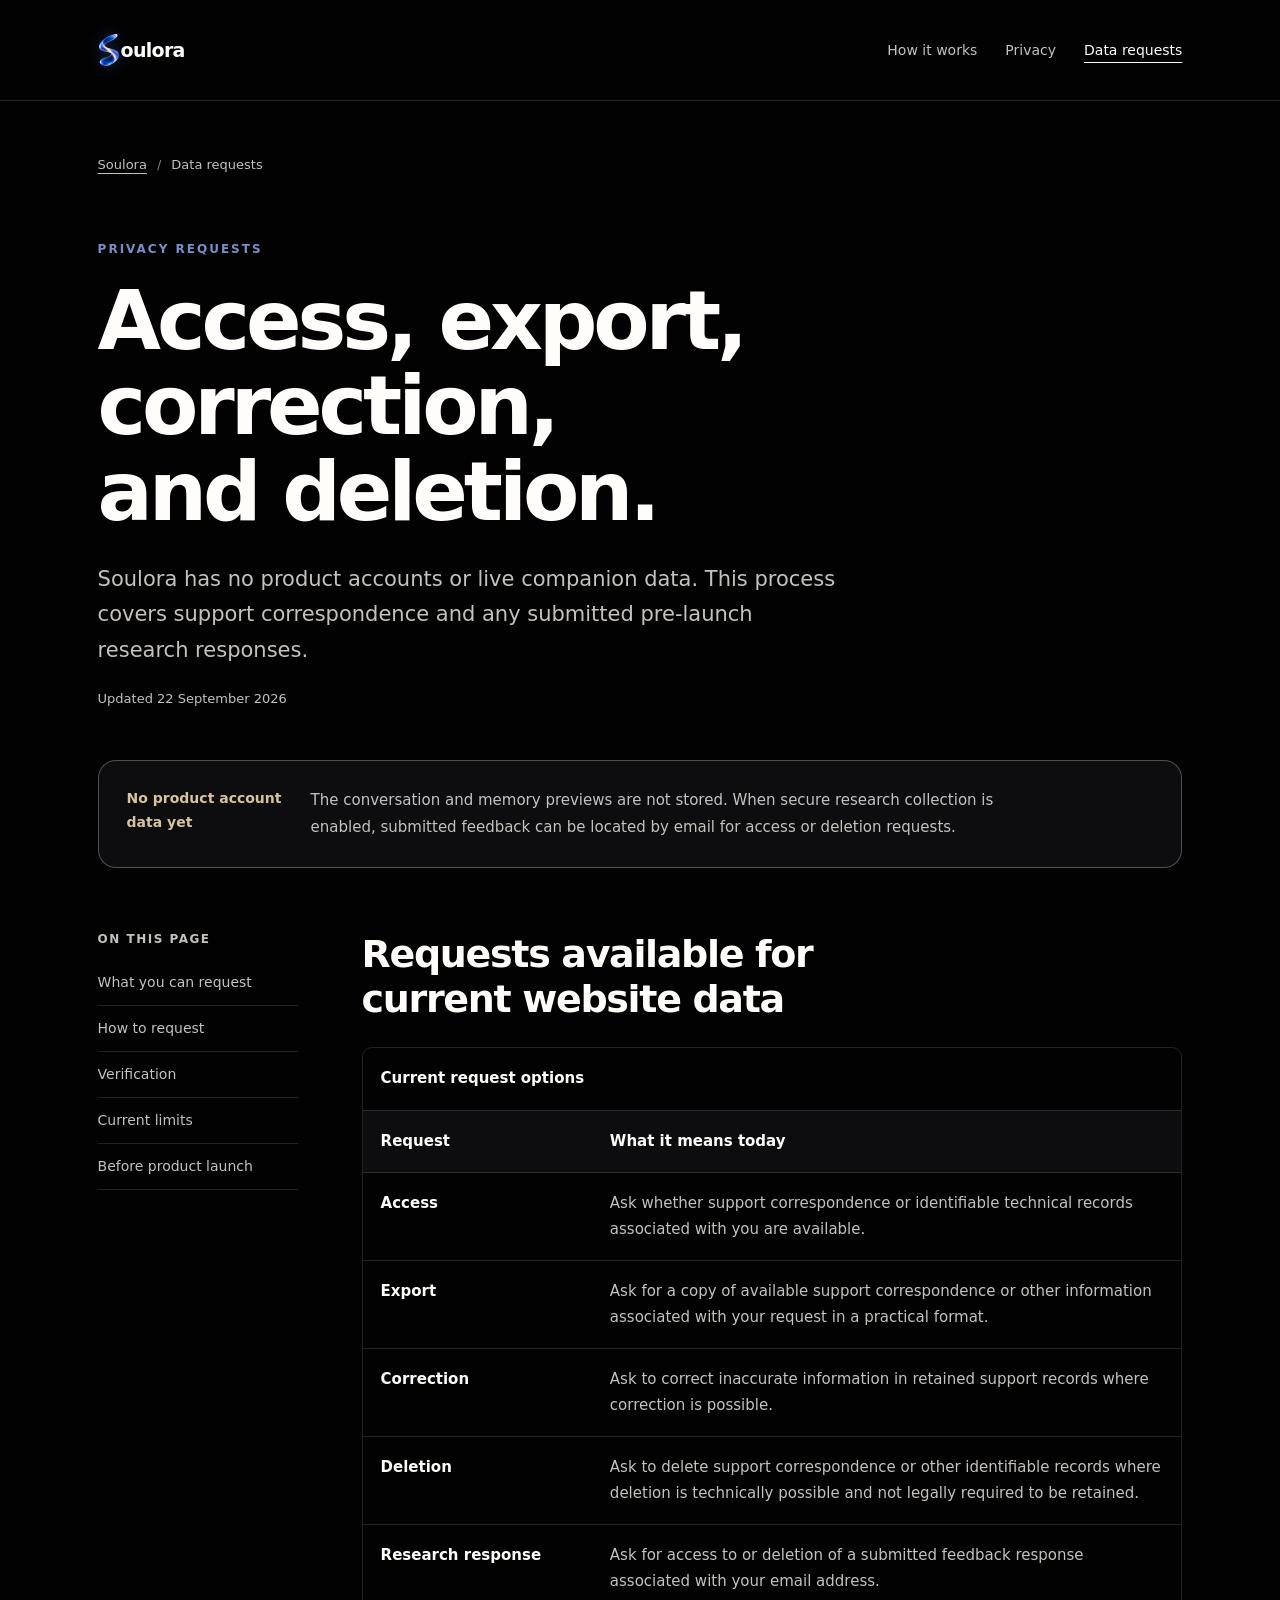
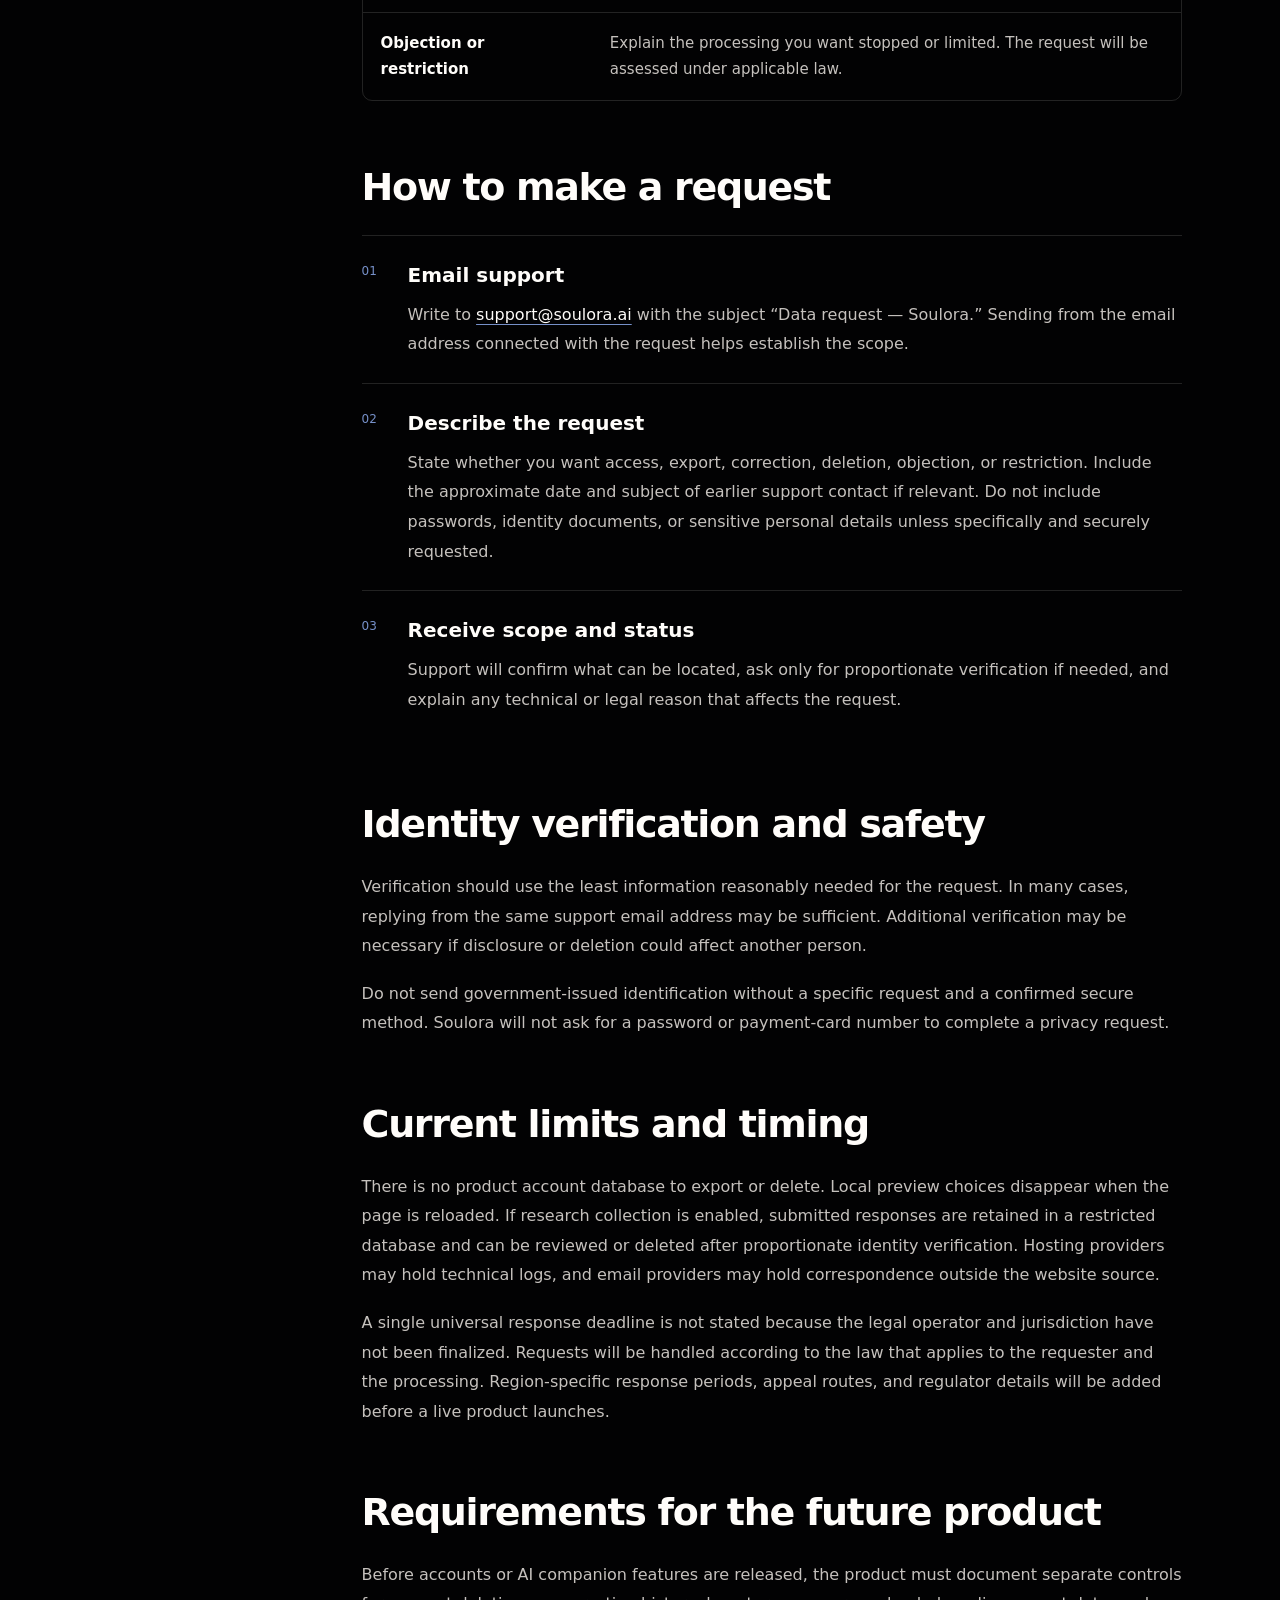
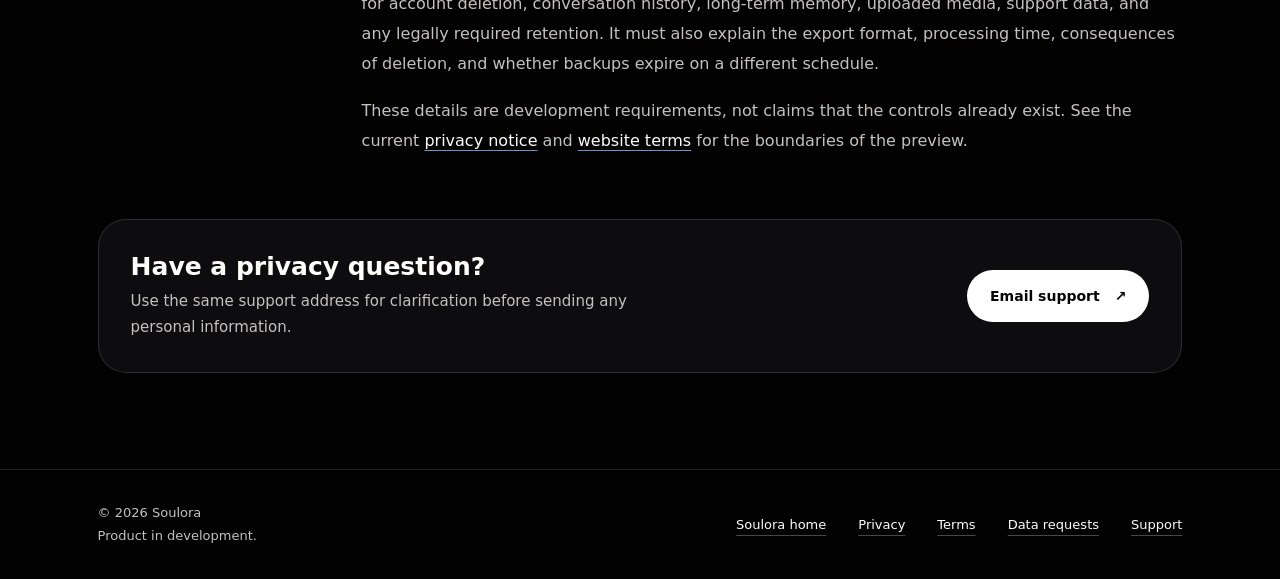
<file: data-requests.html>
<!doctype html>
<html lang="en">
  <head>
    <meta charset="UTF-8" />
    <meta name="viewport" content="width=device-width, initial-scale=1.0" />
    <title>Soulora Data Access, Export &amp; Deletion Requests</title>
    <meta name="description" content="Learn how to request access, export, correction, or deletion of information connected with the Soulora concept website and support correspondence." />
    <link rel="canonical" href="https://soulora.ai/data-requests" />
    <meta name="theme-color" content="#020203" />
    <meta name="color-scheme" content="dark" />
    <meta property="og:type" content="website" />
    <meta property="og:locale" content="en_US" />
    <meta property="og:site_name" content="Soulora" />
    <meta property="og:url" content="https://soulora.ai/data-requests" />
    <meta property="og:title" content="Soulora Data Access, Export &amp; Deletion Requests" />
    <meta property="og:description" content="Learn how to request access, export, correction, or deletion of information connected with the Soulora concept website and support correspondence." />
    <meta property="og:image" content="https://soulora.ai/assets/brand/soulora-og-1200x630.png" />
    <meta property="og:image:width" content="1200" />
    <meta property="og:image:height" content="630" />
    <meta property="og:image:alt" content="Soulora luminous blue S logo on a deep-ocean background" />
    <meta name="twitter:card" content="summary_large_image" />
    <meta name="twitter:title" content="Soulora Data Access, Export &amp; Deletion Requests" />
    <meta name="twitter:description" content="Learn how to request access, export, correction, or deletion of information connected with the Soulora concept website and support correspondence." />
    <meta name="twitter:image" content="https://soulora.ai/assets/brand/soulora-og-1200x630.png" />
    <meta name="twitter:image:alt" content="Soulora luminous blue S logo on a deep-ocean background" />
    <link rel="icon" href="/assets/brand/soulora-favicon-32.png" type="image/png" sizes="32x32" />
    <link rel="apple-touch-icon" href="/assets/brand/soulora-apple-touch-icon.png" sizes="180x180" />
    <link rel="manifest" href="/site.webmanifest" />
    <link rel="stylesheet" href="/styles.css?v=20260922-cache-v1" />
    <link rel="stylesheet" href="/content.css?v=20260922-policy-v1" />
    <script type="application/ld+json">
{
  "@context": "https://schema.org",
  "@graph": [
    { "@type": "WebSite", "@id": "https://soulora.ai/#website", "url": "https://soulora.ai/", "name": "Soulora", "inLanguage": "en" },
    {
      "@type": "WebPage",
      "@id": "https://soulora.ai/data-requests#webpage",
      "url": "https://soulora.ai/data-requests",
      "name": "Soulora Data Access, Export & Deletion Requests",
      "description": "Learn how to request access, export, correction, or deletion of information connected with the Soulora concept website and support correspondence.",
      "inLanguage": "en",
      "dateModified": "2026-09-22",
      "isPartOf": { "@id": "https://soulora.ai/#website" },
      "breadcrumb": { "@id": "https://soulora.ai/data-requests#breadcrumb" }
    },
    {
      "@type": "BreadcrumbList",
      "@id": "https://soulora.ai/data-requests#breadcrumb",
      "itemListElement": [
        { "@type": "ListItem", "position": 1, "name": "Soulora", "item": "https://soulora.ai/" },
        { "@type": "ListItem", "position": 2, "name": "Data requests", "item": "https://soulora.ai/data-requests" }
      ]
    }
  ]
}
    </script>
  </head>
  <body class="editorial-page">
    <a class="skip-link" href="#main-content">Skip to main content</a>
    <header class="reading-header"><div class="reading-header-inner">
      <a class="brand" href="/" aria-label="Soulora home"><span class="brand-orb" aria-hidden="true"><i></i></span><span class="brand-name">oulora</span></a>
      <nav class="reading-nav" aria-label="Primary navigation"><a href="/how-it-works">How it works</a><a href="/privacy">Privacy</a><a href="/data-requests" aria-current="page">Data requests</a></nav>
    </div></header>
    <main class="reading-shell" id="main-content">
      <nav class="breadcrumbs" aria-label="Breadcrumb"><ol><li><a href="/">Soulora</a></li><li aria-current="page">Data requests</li></ol></nav>
      <header class="reading-hero">
        <p class="reading-eyebrow">Privacy requests</p>
        <h1>Access, export, correction, and deletion.</h1>
        <p class="reading-lead">Soulora has no product accounts or live companion data. This process covers support correspondence and any submitted pre-launch research responses.</p>
        <p class="reading-date">Updated <time datetime="2026-09-22">22 September 2026</time></p>
      </header>
      <aside class="reading-status" aria-label="Request status"><strong>No product account data yet</strong><p>The conversation and memory previews are not stored. When secure research collection is enabled, submitted feedback can be located by email for access or deletion requests.</p></aside>
      <div class="reading-layout">
        <nav class="reading-toc" aria-label="On this page"><h2>On this page</h2><ol><li><a href="#requests">What you can request</a></li><li><a href="#steps">How to request</a></li><li><a href="#verification">Verification</a></li><li><a href="#current-limits">Current limits</a></li><li><a href="#future-product">Before product launch</a></li></ol></nav>
        <div class="reading-body">
          <section class="reading-section" id="requests" aria-labelledby="requests-title">
            <h2 id="requests-title">Requests available for current website data</h2>
            <div class="reading-table-wrap"><table class="reading-table"><caption>Current request options</caption><thead><tr><th scope="col">Request</th><th scope="col">What it means today</th></tr></thead><tbody>
              <tr><th scope="row">Access</th><td>Ask whether support correspondence or identifiable technical records associated with you are available.</td></tr>
              <tr><th scope="row">Export</th><td>Ask for a copy of available support correspondence or other information associated with your request in a practical format.</td></tr>
              <tr><th scope="row">Correction</th><td>Ask to correct inaccurate information in retained support records where correction is possible.</td></tr>
              <tr><th scope="row">Deletion</th><td>Ask to delete support correspondence or other identifiable records where deletion is technically possible and not legally required to be retained.</td></tr>
              <tr><th scope="row">Research response</th><td>Ask for access to or deletion of a submitted feedback response associated with your email address.</td></tr>
              <tr><th scope="row">Objection or restriction</th><td>Explain the processing you want stopped or limited. The request will be assessed under applicable law.</td></tr>
            </tbody></table></div>
          </section>
          <section class="reading-section" id="steps" aria-labelledby="steps-title">
            <h2 id="steps-title">How to make a request</h2>
            <dl class="reading-steps">
              <div><dt>Email support</dt><dd>Write to <a href="mailto:support@soulora.ai?subject=Data%20request%20-%20Soulora">support@soulora.ai</a> with the subject “Data request — Soulora.” Sending from the email address connected with the request helps establish the scope.</dd></div>
              <div><dt>Describe the request</dt><dd>State whether you want access, export, correction, deletion, objection, or restriction. Include the approximate date and subject of earlier support contact if relevant. Do not include passwords, identity documents, or sensitive personal details unless specifically and securely requested.</dd></div>
              <div><dt>Receive scope and status</dt><dd>Support will confirm what can be located, ask only for proportionate verification if needed, and explain any technical or legal reason that affects the request.</dd></div>
            </dl>
          </section>
          <section class="reading-section" id="verification" aria-labelledby="verification-title">
            <h2 id="verification-title">Identity verification and safety</h2>
            <p>Verification should use the least information reasonably needed for the request. In many cases, replying from the same support email address may be sufficient. Additional verification may be necessary if disclosure or deletion could affect another person.</p>
            <p>Do not send government-issued identification without a specific request and a confirmed secure method. Soulora will not ask for a password or payment-card number to complete a privacy request.</p>
          </section>
          <section class="reading-section" id="current-limits" aria-labelledby="current-limits-title">
            <h2 id="current-limits-title">Current limits and timing</h2>
            <p>There is no product account database to export or delete. Local preview choices disappear when the page is reloaded. If research collection is enabled, submitted responses are retained in a restricted database and can be reviewed or deleted after proportionate identity verification. Hosting providers may hold technical logs, and email providers may hold correspondence outside the website source.</p>
            <p>A single universal response deadline is not stated because the legal operator and jurisdiction have not been finalized. Requests will be handled according to the law that applies to the requester and the processing. Region-specific response periods, appeal routes, and regulator details will be added before a live product launches.</p>
          </section>
          <section class="reading-section" id="future-product" aria-labelledby="future-product-title">
            <h2 id="future-product-title">Requirements for the future product</h2>
            <p>Before accounts or AI companion features are released, the product must document separate controls for account deletion, conversation history, long-term memory, uploaded media, support data, and any legally required retention. It must also explain the export format, processing time, consequences of deletion, and whether backups expire on a different schedule.</p>
            <p>These details are development requirements, not claims that the controls already exist. See the current <a href="/privacy">privacy notice</a> and <a href="/terms">website terms</a> for the boundaries of the preview.</p>
          </section>
        </div>
      </div>
      <aside class="reading-next" aria-labelledby="next-title"><div><h2 id="next-title">Have a privacy question?</h2><p>Use the same support address for clarification before sending any personal information.</p></div><a class="button button-primary" href="mailto:support@soulora.ai?subject=Privacy%20question%20-%20Soulora">Email support <span aria-hidden="true">↗</span></a></aside>
    </main>
    <footer class="reading-footer"><div class="reading-footer-inner"><p>© 2026 Soulora<br />Product in development.</p><nav class="reading-links" aria-label="Footer navigation"><a href="/">Soulora home</a><a href="/privacy">Privacy</a><a href="/terms">Terms</a><a href="/data-requests" aria-current="page">Data requests</a><a href="mailto:support@soulora.ai">Support</a></nav></div></footer>
  </body>
</html>
</file>
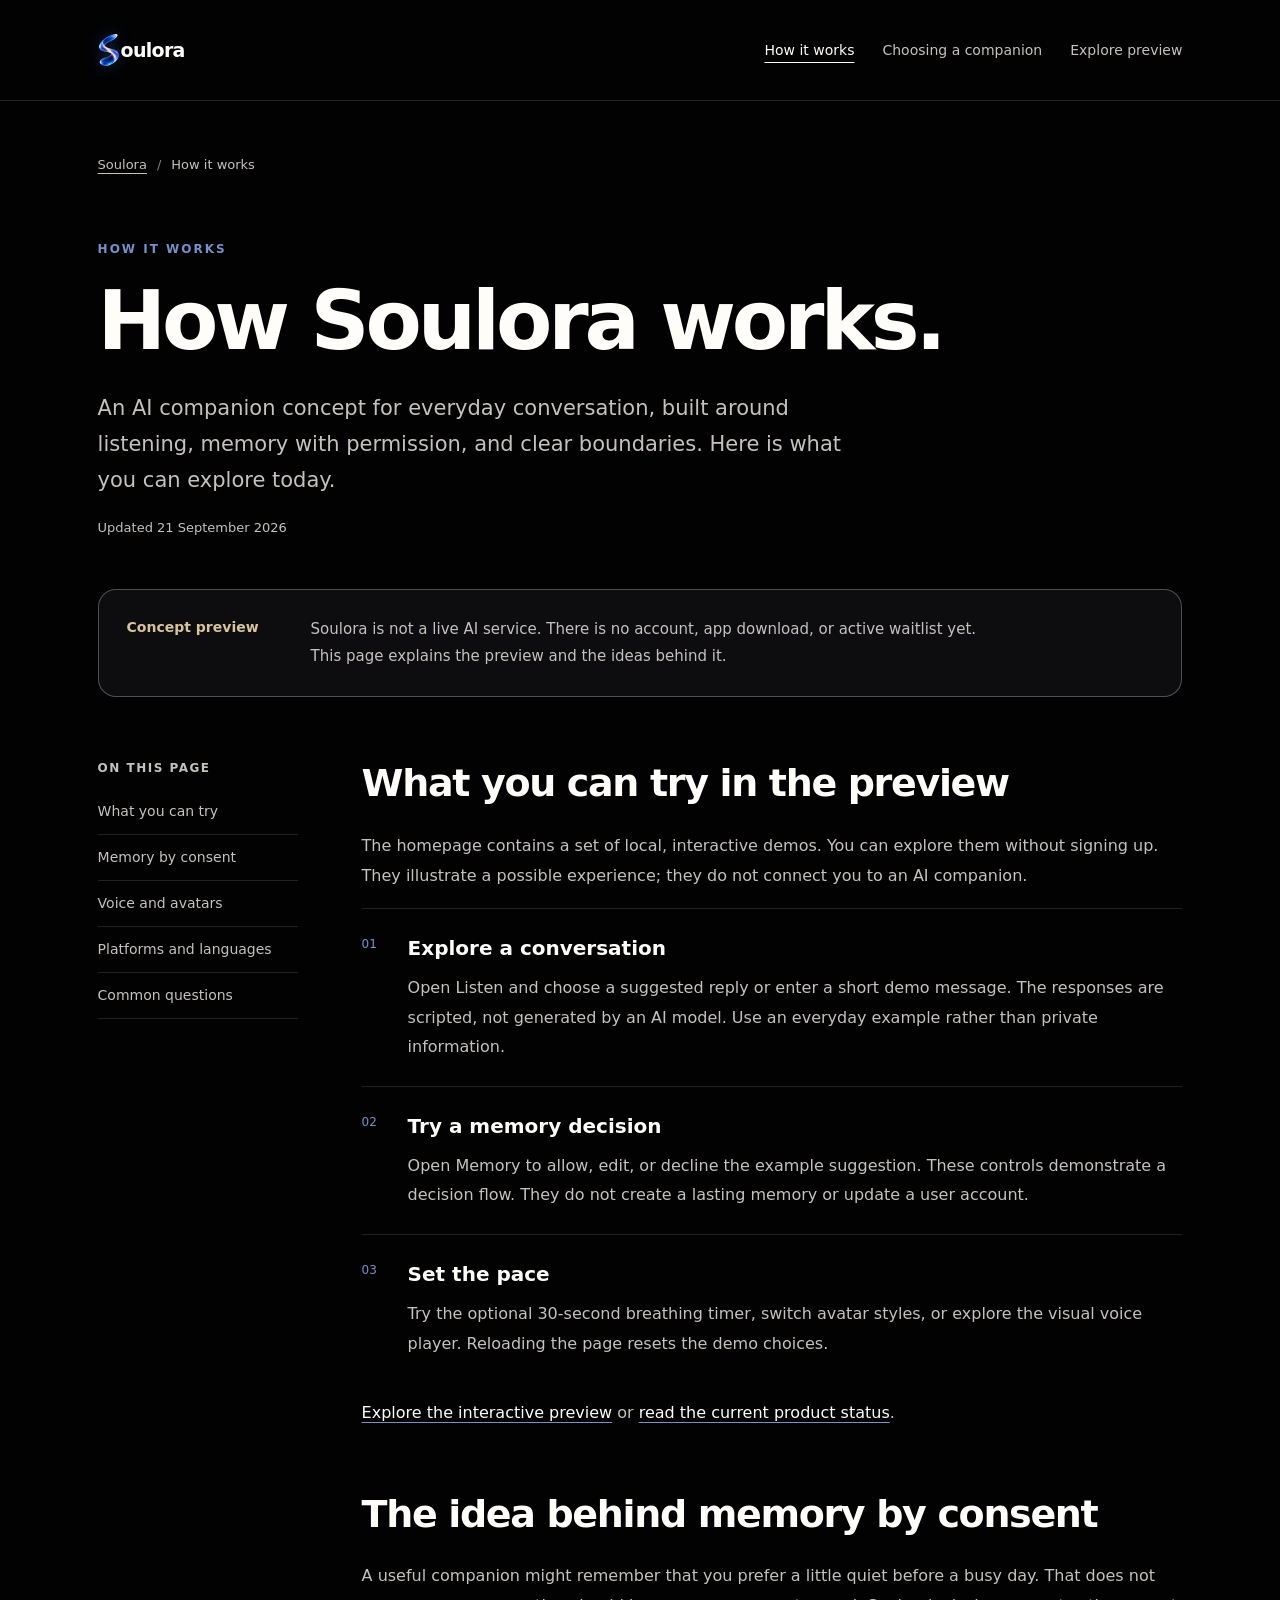
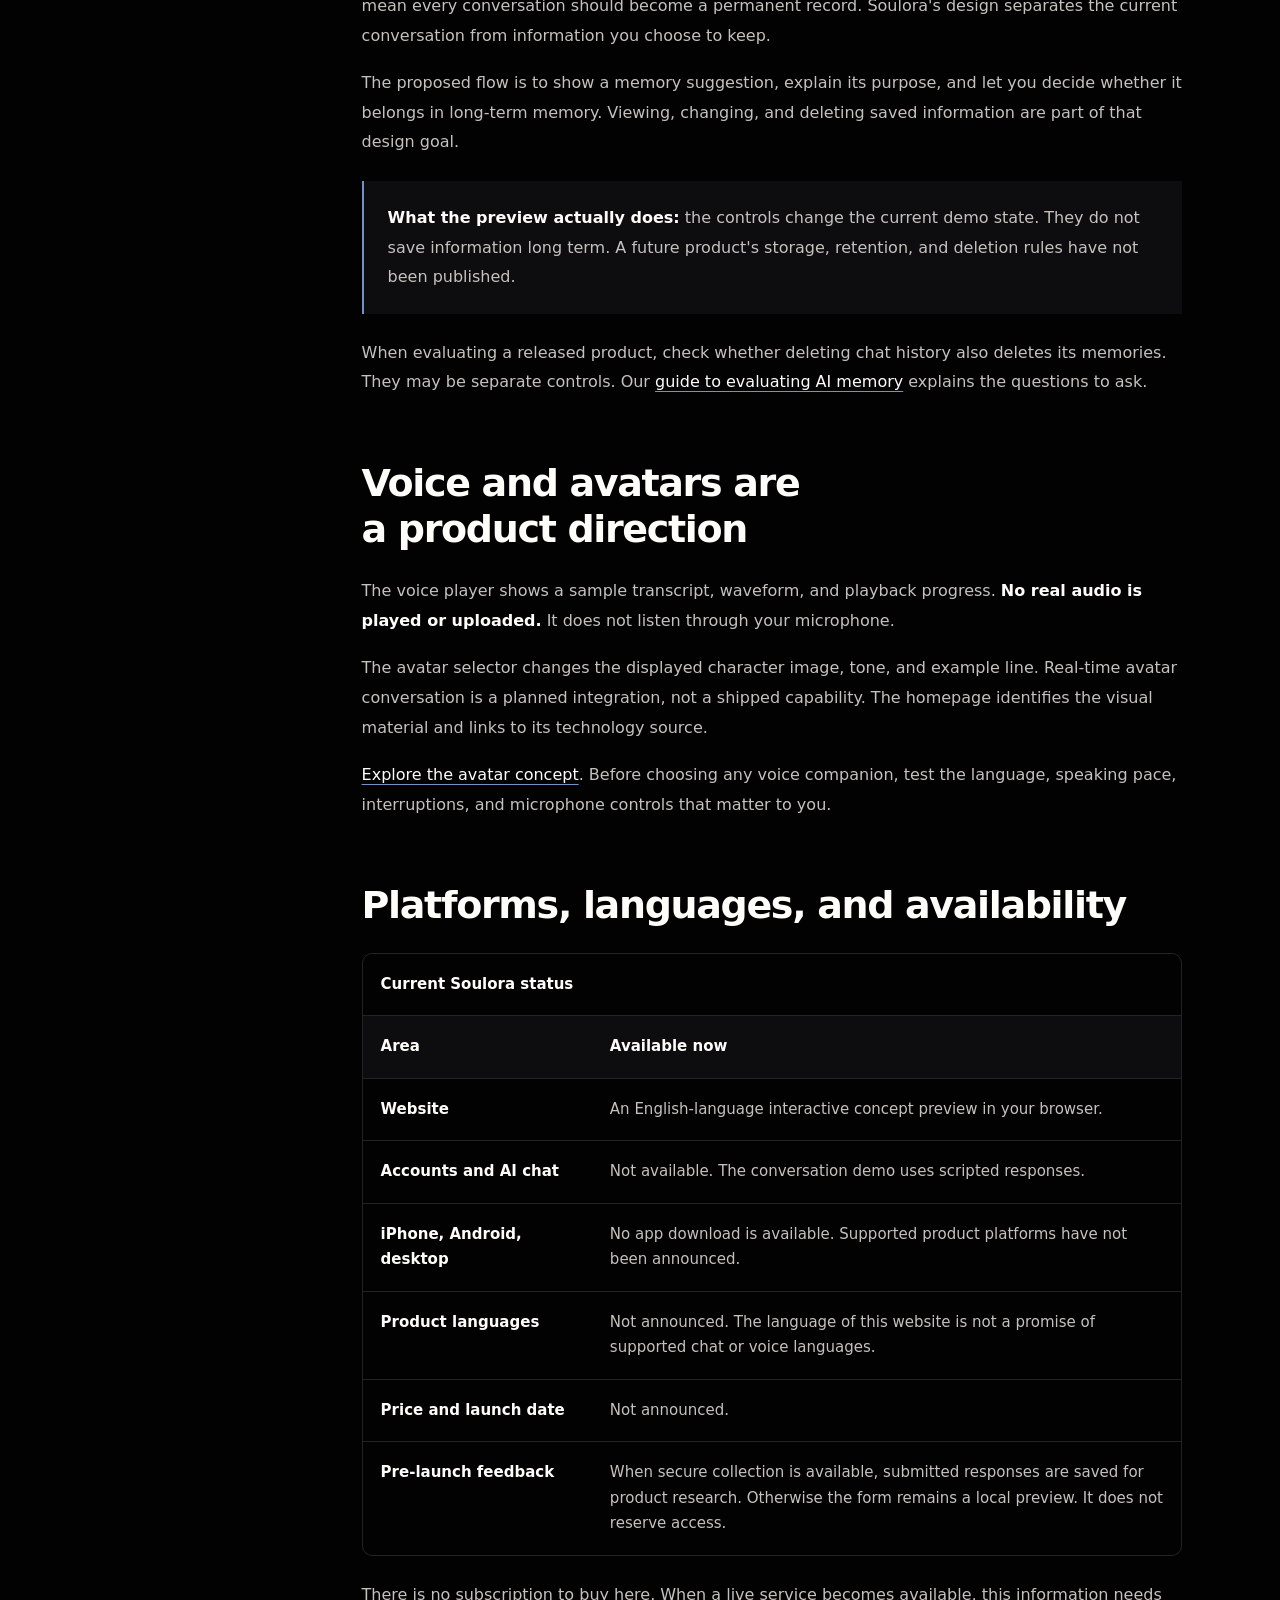
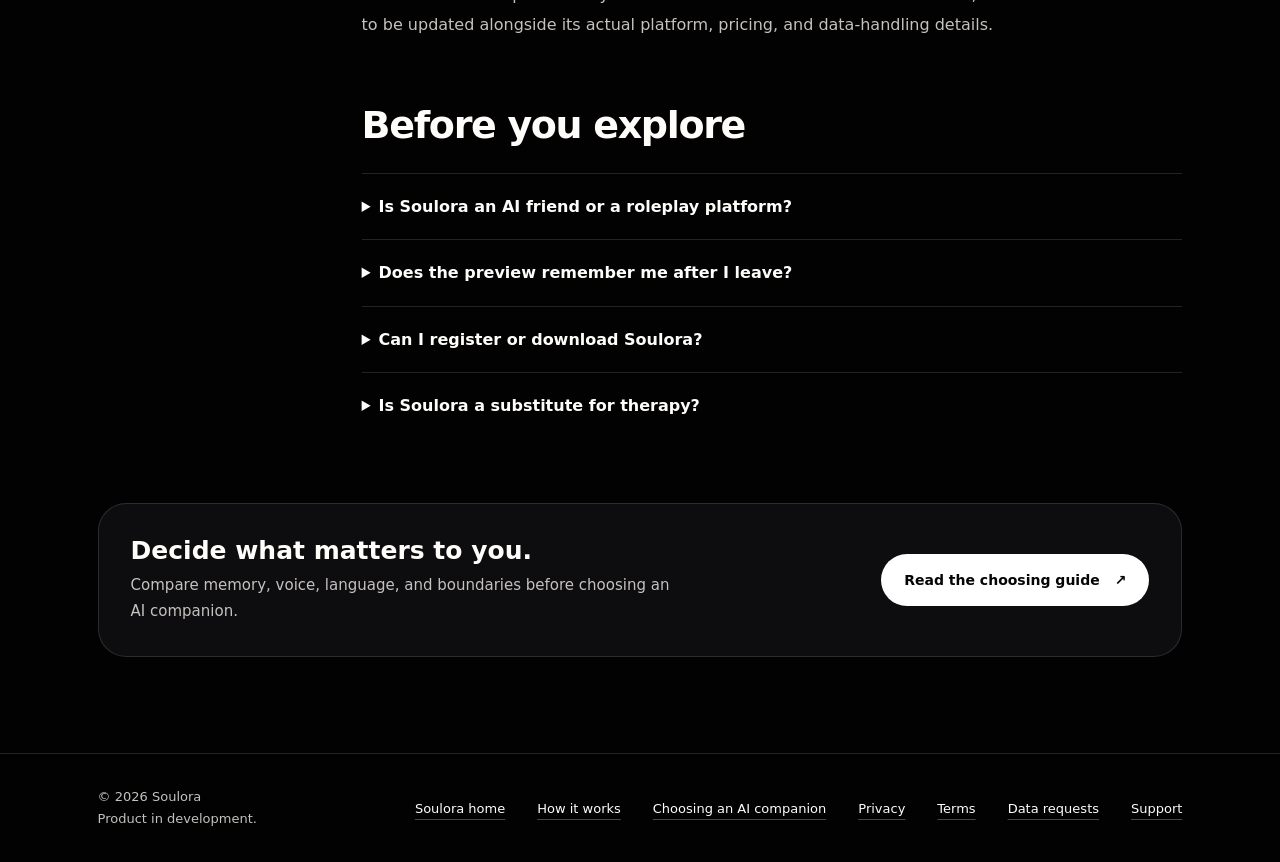
<file: how-it-works.html>
<!doctype html>
<html lang="en">
  <head>
    <meta charset="UTF-8" />
    <meta name="viewport" content="width=device-width, initial-scale=1.0" />
    <title>How Soulora Works - AI Companion Preview</title>
    <meta name="description" content="See how the Soulora preview works: scripted conversation, memory controls, and a visual voice demo. Learn what is available and what is still planned." />
    <link rel="canonical" href="https://soulora.ai/how-it-works" />
    <meta name="theme-color" content="#020203" />
    <meta name="color-scheme" content="dark" />
    <meta property="og:type" content="website" />
    <meta property="og:locale" content="en_US" />
    <meta property="og:site_name" content="Soulora" />
    <meta property="og:url" content="https://soulora.ai/how-it-works" />
    <meta property="og:title" content="How Soulora Works - AI Companion Preview" />
    <meta property="og:description" content="See how the Soulora preview works: scripted conversation, memory controls, and a visual voice demo. Learn what is available and what is still planned." />
    <meta property="og:image" content="https://soulora.ai/assets/brand/soulora-og-1200x630.png" />
    <meta property="og:image:width" content="1200" />
    <meta property="og:image:height" content="630" />
    <meta property="og:image:alt" content="Soulora luminous blue S logo on a deep-ocean background" />
    <meta name="twitter:card" content="summary_large_image" />
    <meta name="twitter:title" content="How Soulora Works - AI Companion Preview" />
    <meta name="twitter:description" content="See how the Soulora preview works: scripted conversation, memory controls, and a visual voice demo. Learn what is available and what is still planned." />
    <meta name="twitter:image" content="https://soulora.ai/assets/brand/soulora-og-1200x630.png" />
    <meta name="twitter:image:alt" content="Soulora luminous blue S logo on a deep-ocean background" />
    <link rel="icon" href="/assets/brand/soulora-favicon-32.png" type="image/png" sizes="32x32" />
    <link rel="apple-touch-icon" href="/assets/brand/soulora-apple-touch-icon.png" sizes="180x180" />
    <link rel="manifest" href="/site.webmanifest" />
    <link rel="stylesheet" href="/styles.css?v=20260922-cache-v1" />
    <link rel="stylesheet" href="/content.css?v=20260922-policy-v1" />
    <script type="application/ld+json">
{
  "@context": "https://schema.org",
  "@graph": [
    {
      "@type": "WebSite",
      "@id": "https://soulora.ai/#website",
      "url": "https://soulora.ai/",
      "name": "Soulora",
      "inLanguage": "en"
    },
    {
      "@type": "WebPage",
      "@id": "https://soulora.ai/how-it-works#webpage",
      "url": "https://soulora.ai/how-it-works",
      "name": "How Soulora Works - AI Companion Preview",
      "description": "See how the Soulora preview works: scripted conversation, memory controls, and a visual voice demo. Learn what is available and what is still planned.",
      "inLanguage": "en",
      "dateModified": "2026-09-21",
      "isPartOf": {
        "@id": "https://soulora.ai/#website"
      },
      "breadcrumb": {
        "@id": "https://soulora.ai/how-it-works#breadcrumb"
      }
    },
    {
      "@type": "BreadcrumbList",
      "@id": "https://soulora.ai/how-it-works#breadcrumb",
      "itemListElement": [
        {
          "@type": "ListItem",
          "position": 1,
          "name": "Soulora",
          "item": "https://soulora.ai/"
        },
        {
          "@type": "ListItem",
          "position": 2,
          "name": "How Soulora works.",
          "item": "https://soulora.ai/how-it-works"
        }
      ]
    }
  ]
}
    </script>
  </head>
  <body class="editorial-page">
    <a class="skip-link" href="#main-content">Skip to main content</a>
    <header class="reading-header">
      <div class="reading-header-inner">
        <a class="brand" href="/" aria-label="Soulora home"><span class="brand-orb" aria-hidden="true"><i></i></span><span class="brand-name">oulora</span></a>
        <nav class="reading-nav" aria-label="Primary navigation"><a href="/how-it-works" aria-current="page">How it works</a><a href="/guides/choose-ai-companion">Choosing a companion</a><a href="/#experience">Explore preview</a></nav>
      </div>
    </header>
    <main class="reading-shell" id="main-content">
      <nav class="breadcrumbs" aria-label="Breadcrumb"><ol><li><a href="/">Soulora</a></li><li aria-current="page">How it works</li></ol></nav>
      <header class="reading-hero">
        <p class="reading-eyebrow">How it works</p>
        <h1>How Soulora works.</h1>
        <p class="reading-lead">An AI companion concept for everyday conversation, built around listening, memory with permission, and clear boundaries. Here is what you can explore today.</p>
        <p class="reading-date">Updated <time datetime="2026-09-21">21 September 2026</time></p>
      </header>
      <aside class="reading-status" aria-label="Soulora product status"><strong>Concept preview</strong><p>Soulora is not a live AI service. There is no account, app download, or active waitlist yet. This page explains the preview and the ideas behind it.</p></aside>
      <div class="reading-layout">
        <nav class="reading-toc" aria-label="On this page"><h2>On this page</h2><ol><li><a href="#available">What you can try</a></li><li><a href="#memory">Memory by consent</a></li><li><a href="#voice">Voice and avatars</a></li><li><a href="#availability">Platforms and languages</a></li><li><a href="#questions">Common questions</a></li></ol></nav>
        <div class="reading-body">
          <section class="reading-section" id="available" aria-labelledby="available-title">
            <h2 id="available-title">What you can try in the preview</h2>
            <p>The homepage contains a set of local, interactive demos. You can explore them without signing up. They illustrate a possible experience; they do not connect you to an AI companion.</p>
            <dl class="reading-steps">
              <div><dt>Explore a conversation</dt><dd>Open Listen and choose a suggested reply or enter a short demo message. The responses are scripted, not generated by an AI model. Use an everyday example rather than private information.</dd></div>
              <div><dt>Try a memory decision</dt><dd>Open Memory to allow, edit, or decline the example suggestion. These controls demonstrate a decision flow. They do not create a lasting memory or update a user account.</dd></div>
              <div><dt>Set the pace</dt><dd>Try the optional 30-second breathing timer, switch avatar styles, or explore the visual voice player. Reloading the page resets the demo choices.</dd></div>
            </dl>
            <p><a href="/#experience">Explore the interactive preview</a> or <a href="/#product-status">read the current product status</a>.</p>
          </section>
          <section class="reading-section" id="memory" aria-labelledby="memory-title">
            <h2 id="memory-title">The idea behind memory by consent</h2>
            <p>A useful companion might remember that you prefer a little quiet before a busy day. That does not mean every conversation should become a permanent record. Soulora's design separates the current conversation from information you choose to keep.</p>
            <p>The proposed flow is to show a memory suggestion, explain its purpose, and let you decide whether it belongs in long-term memory. Viewing, changing, and deleting saved information are part of that design goal.</p>
            <div class="reading-note"><p><strong>What the preview actually does:</strong> the controls change the current demo state. They do not save information long term. A future product's storage, retention, and deletion rules have not been published.</p></div>
            <p>When evaluating a released product, check whether deleting chat history also deletes its memories. They may be separate controls. Our <a href="/guides/choose-ai-companion#memory">guide to evaluating AI memory</a> explains the questions to ask.</p>
          </section>
          <section class="reading-section" id="voice" aria-labelledby="voice-title">
            <h2 id="voice-title">Voice and avatars are a product direction</h2>
            <p>The voice player shows a sample transcript, waveform, and playback progress. <strong>No real audio is played or uploaded.</strong> It does not listen through your microphone.</p>
            <p>The avatar selector changes the displayed character image, tone, and example line. Real-time avatar conversation is a planned integration, not a shipped capability. The homepage identifies the visual material and links to its technology source.</p>
            <p><a href="/#avatars">Explore the avatar concept</a>. Before choosing any voice companion, test the language, speaking pace, interruptions, and microphone controls that matter to you.</p>
          </section>
          <section class="reading-section" id="availability" aria-labelledby="availability-title">
            <h2 id="availability-title">Platforms, languages, and availability</h2>
            <div class="reading-table-wrap"><table class="reading-table"><caption>Current Soulora status</caption><thead><tr><th scope="col">Area</th><th scope="col">Available now</th></tr></thead><tbody>
              <tr><th scope="row">Website</th><td>An English-language interactive concept preview in your browser.</td></tr>
              <tr><th scope="row">Accounts and AI chat</th><td>Not available. The conversation demo uses scripted responses.</td></tr>
              <tr><th scope="row">iPhone, Android, desktop</th><td>No app download is available. Supported product platforms have not been announced.</td></tr>
              <tr><th scope="row">Product languages</th><td>Not announced. The language of this website is not a promise of supported chat or voice languages.</td></tr>
              <tr><th scope="row">Price and launch date</th><td>Not announced.</td></tr>
              <tr><th scope="row">Pre-launch feedback</th><td>When secure collection is available, submitted responses are saved for product research. Otherwise the form remains a local preview. It does not reserve access.</td></tr>
            </tbody></table></div>
            <p>There is no subscription to buy here. When a live service becomes available, this information needs to be updated alongside its actual platform, pricing, and data-handling details.</p>
          </section>
          <section class="reading-section reading-faq" id="questions" aria-labelledby="questions-title">
            <h2 id="questions-title">Before you explore</h2>
            <details><summary>Is Soulora an AI friend or a roleplay platform?</summary><p>The current concept focuses on everyday conversation, reflection, and companionship. The avatar examples show different styles of presence; they are not a live catalogue of roleplay characters.</p></details>
            <details><summary>Does the preview remember me after I leave?</summary><p>No. The demos do not create an account or long-term memory. Refreshing the page resets their state.</p></details>
            <details><summary>Can I register or download Soulora?</summary><p>Not yet. The homepage's feedback form may collect pre-launch research, but it is not a product registration or waitlist.</p></details>
            <details><summary>Is Soulora a substitute for therapy?</summary><p>No. This is a concept for everyday conversation, not diagnosis, treatment, or crisis support. Health and crisis situations call for qualified real-world support.</p></details>
          </section>
        </div>
      </div>
      <aside class="reading-next" aria-labelledby="next-title"><div><h2 id="next-title">Decide what matters to you.</h2><p>Compare memory, voice, language, and boundaries before choosing an AI companion.</p></div><a class="button button-primary" href="/guides/choose-ai-companion">Read the choosing guide <span aria-hidden="true">↗</span></a></aside>
    </main>
    <footer class="reading-footer"><div class="reading-footer-inner"><p>© 2026 Soulora<br />Product in development.</p><nav class="reading-links" aria-label="Footer navigation"><a href="/">Soulora home</a><a href="/how-it-works">How it works</a><a href="/guides/choose-ai-companion">Choosing an AI companion</a><a href="/privacy">Privacy</a><a href="/terms">Terms</a><a href="/data-requests">Data requests</a><a href="mailto:support@soulora.ai">Support</a></nav></div></footer>
  </body>
</html>
</file>
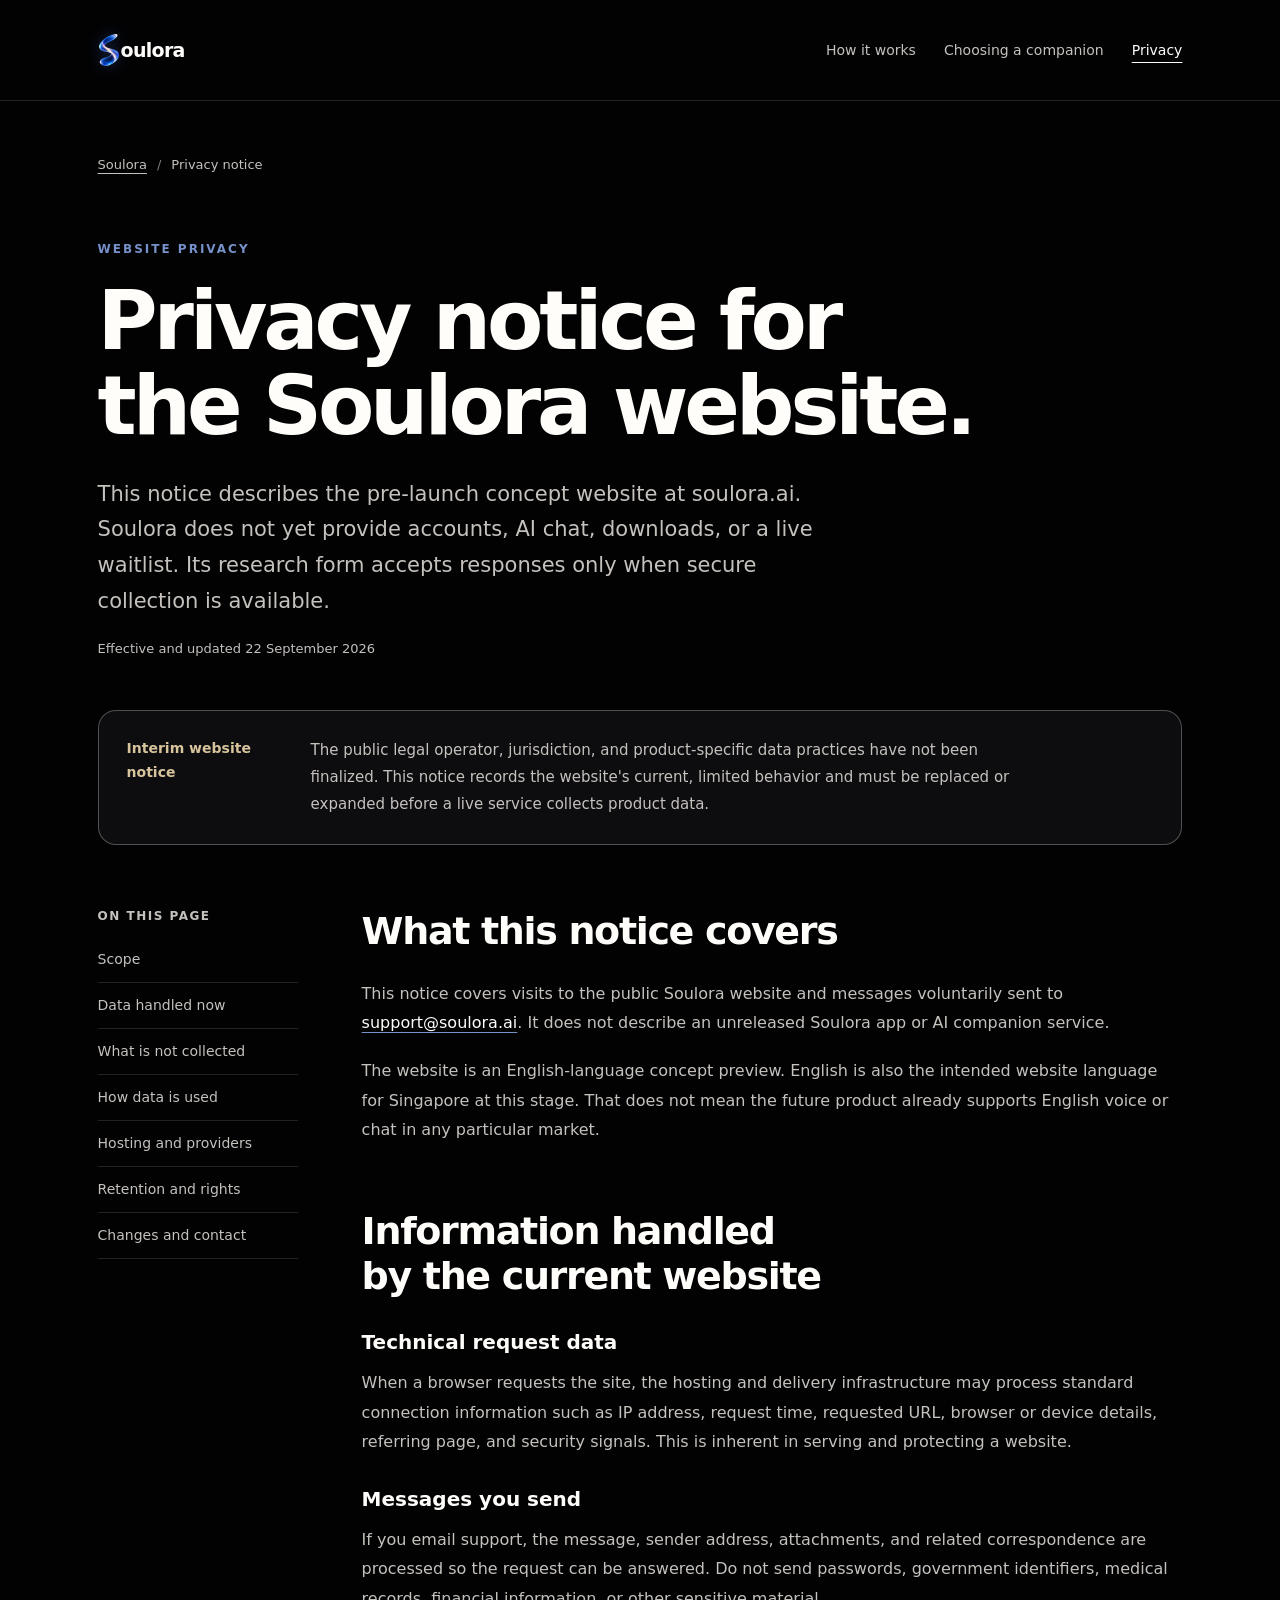
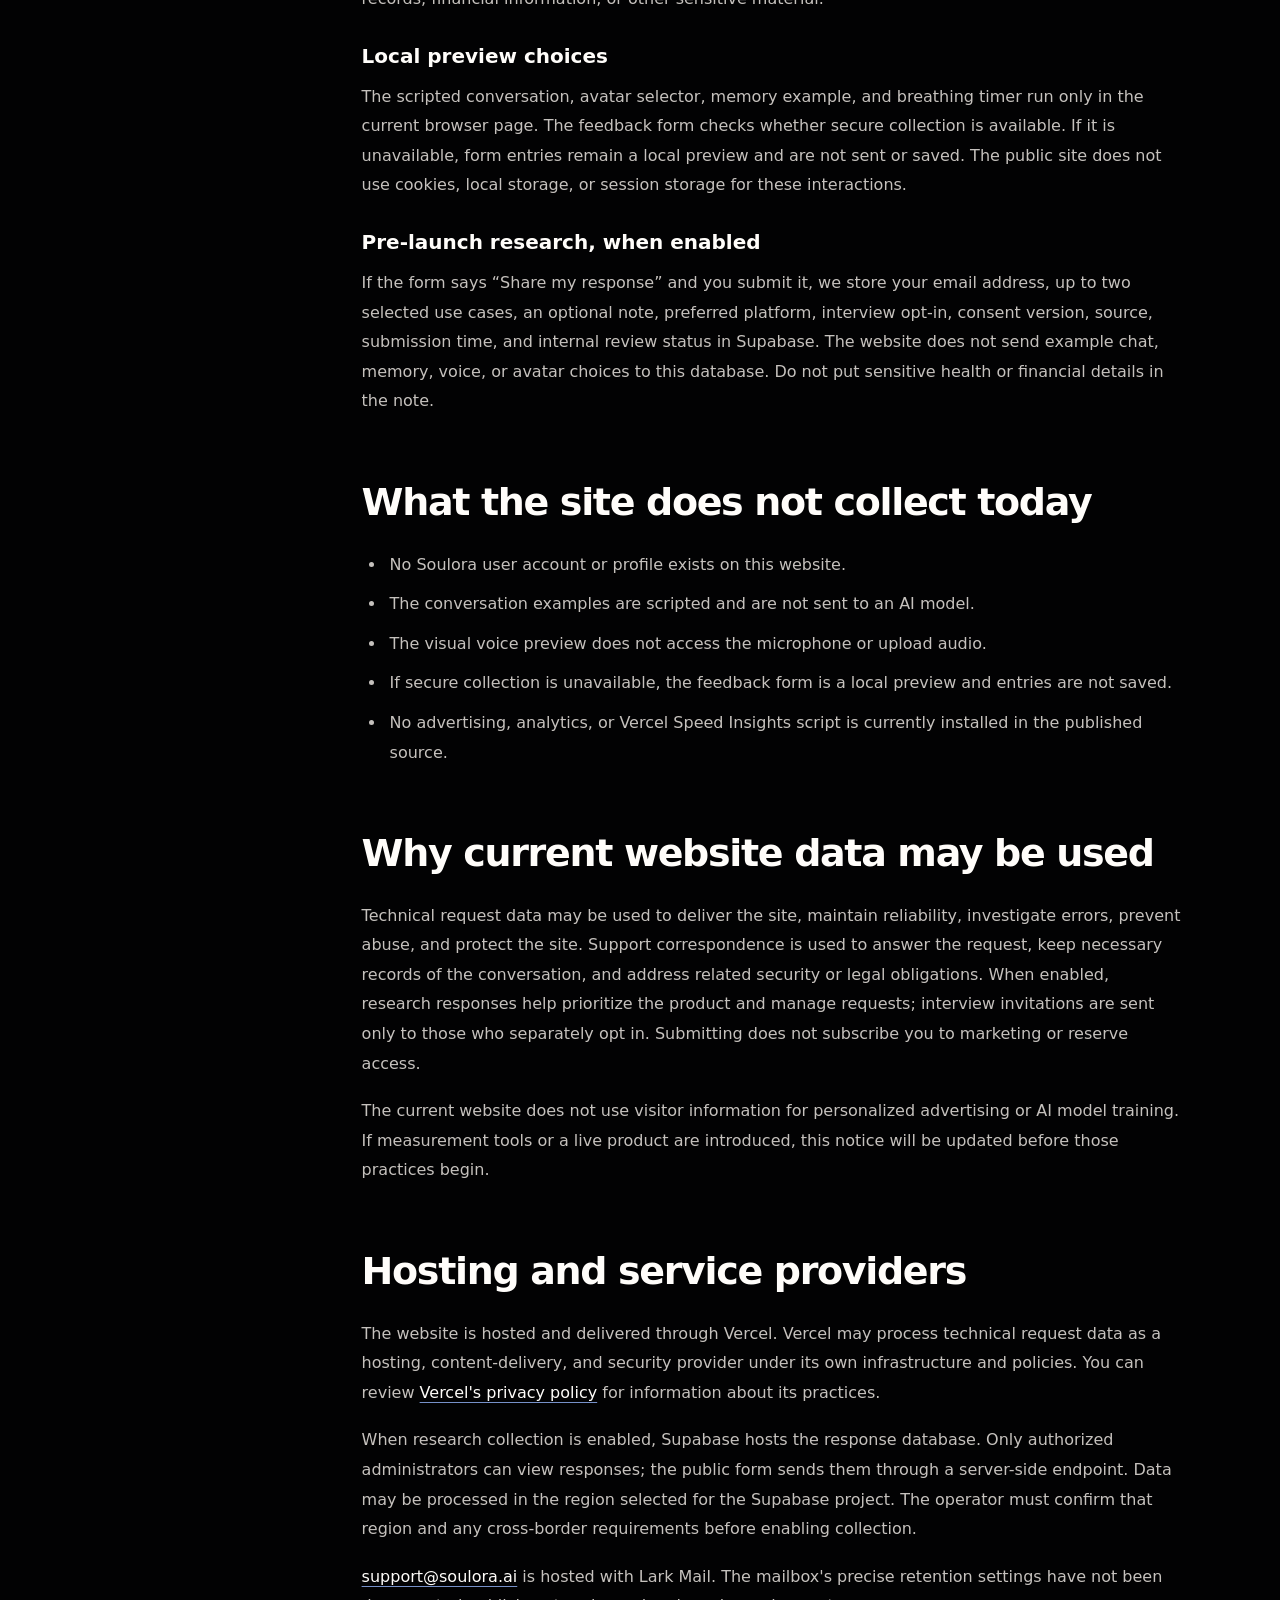
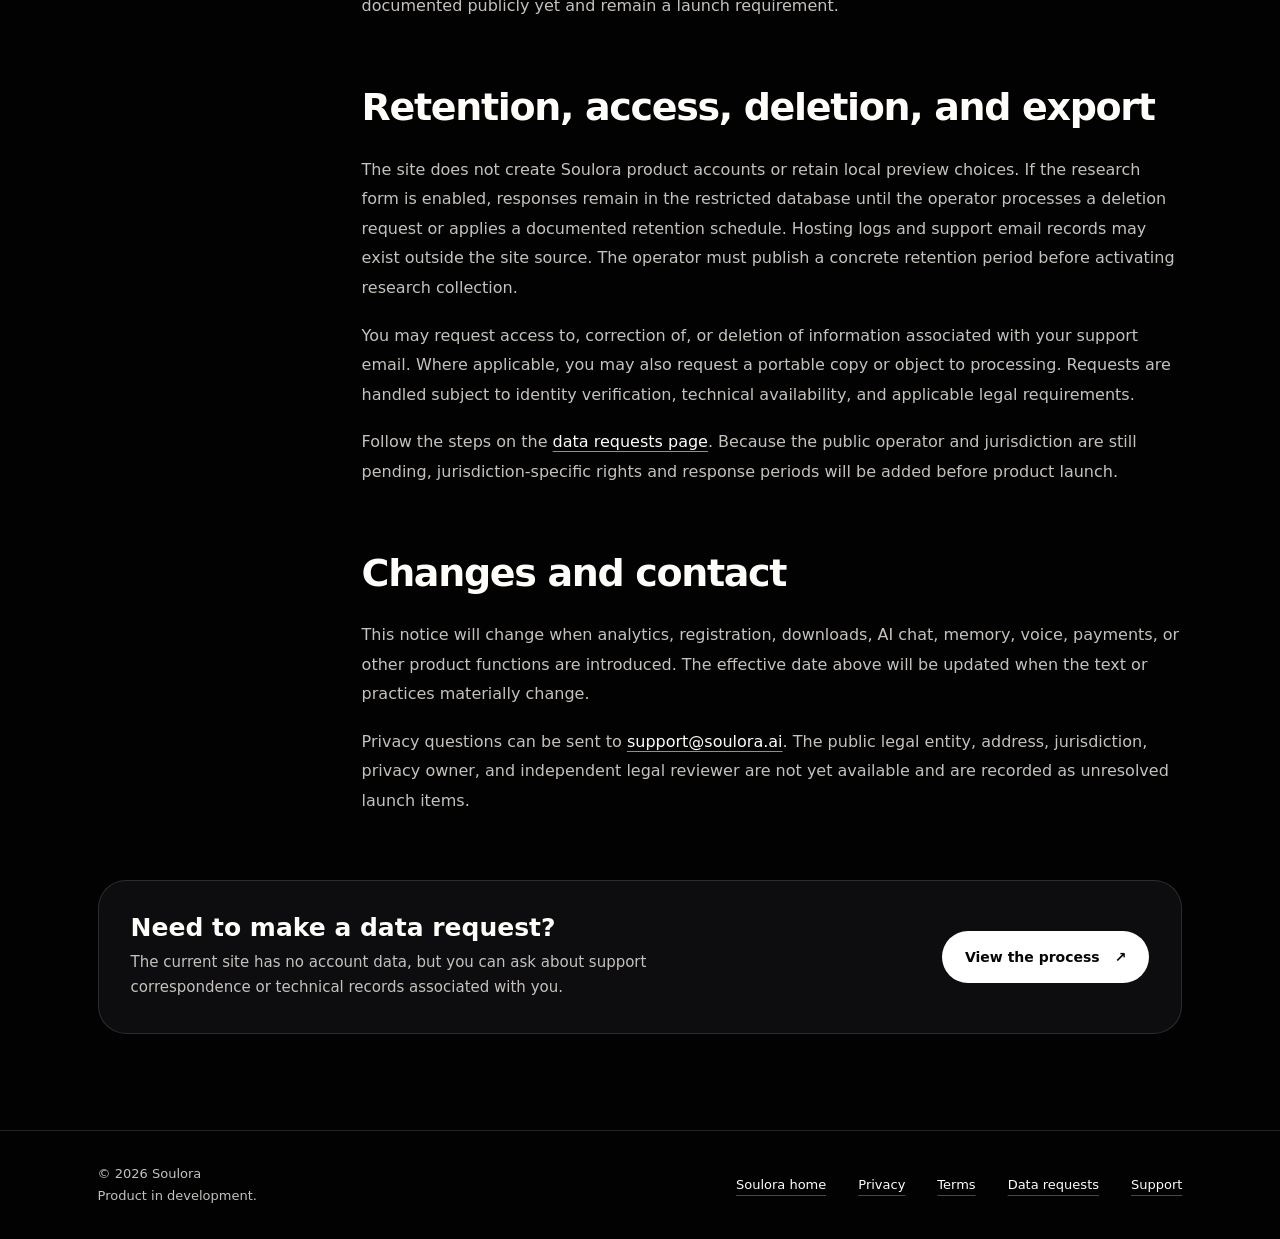
<file: privacy.html>
<!doctype html>
<html lang="en">
  <head>
    <meta charset="UTF-8" />
    <meta name="viewport" content="width=device-width, initial-scale=1.0" />
    <title>Soulora Website Privacy Notice</title>
    <meta name="description" content="Read how the Soulora concept website handles technical request data, support emails, local preview interactions, and data requests while the product is in development." />
    <link rel="canonical" href="https://soulora.ai/privacy" />
    <meta name="theme-color" content="#020203" />
    <meta name="color-scheme" content="dark" />
    <meta property="og:type" content="website" />
    <meta property="og:locale" content="en_US" />
    <meta property="og:site_name" content="Soulora" />
    <meta property="og:url" content="https://soulora.ai/privacy" />
    <meta property="og:title" content="Soulora Website Privacy Notice" />
    <meta property="og:description" content="Read how the Soulora concept website handles technical request data, support emails, local preview interactions, and data requests while the product is in development." />
    <meta property="og:image" content="https://soulora.ai/assets/brand/soulora-og-1200x630.png" />
    <meta property="og:image:width" content="1200" />
    <meta property="og:image:height" content="630" />
    <meta property="og:image:alt" content="Soulora luminous blue S logo on a deep-ocean background" />
    <meta name="twitter:card" content="summary_large_image" />
    <meta name="twitter:title" content="Soulora Website Privacy Notice" />
    <meta name="twitter:description" content="Read how the Soulora concept website handles technical request data, support emails, local preview interactions, and data requests while the product is in development." />
    <meta name="twitter:image" content="https://soulora.ai/assets/brand/soulora-og-1200x630.png" />
    <meta name="twitter:image:alt" content="Soulora luminous blue S logo on a deep-ocean background" />
    <link rel="icon" href="/assets/brand/soulora-favicon-32.png" type="image/png" sizes="32x32" />
    <link rel="apple-touch-icon" href="/assets/brand/soulora-apple-touch-icon.png" sizes="180x180" />
    <link rel="manifest" href="/site.webmanifest" />
    <link rel="stylesheet" href="/styles.css?v=20260922-cache-v1" />
    <link rel="stylesheet" href="/content.css?v=20260922-policy-v1" />
    <script type="application/ld+json">
{
  "@context": "https://schema.org",
  "@graph": [
    {
      "@type": "WebSite",
      "@id": "https://soulora.ai/#website",
      "url": "https://soulora.ai/",
      "name": "Soulora",
      "inLanguage": "en"
    },
    {
      "@type": "WebPage",
      "@id": "https://soulora.ai/privacy#webpage",
      "url": "https://soulora.ai/privacy",
      "name": "Soulora Website Privacy Notice",
      "description": "Read how the Soulora concept website handles technical request data, support emails, local preview interactions, and data requests while the product is in development.",
      "inLanguage": "en",
      "dateModified": "2026-09-22",
      "isPartOf": { "@id": "https://soulora.ai/#website" },
      "breadcrumb": { "@id": "https://soulora.ai/privacy#breadcrumb" }
    },
    {
      "@type": "BreadcrumbList",
      "@id": "https://soulora.ai/privacy#breadcrumb",
      "itemListElement": [
        { "@type": "ListItem", "position": 1, "name": "Soulora", "item": "https://soulora.ai/" },
        { "@type": "ListItem", "position": 2, "name": "Privacy notice", "item": "https://soulora.ai/privacy" }
      ]
    }
  ]
}
    </script>
  </head>
  <body class="editorial-page">
    <a class="skip-link" href="#main-content">Skip to main content</a>
    <header class="reading-header"><div class="reading-header-inner">
      <a class="brand" href="/" aria-label="Soulora home"><span class="brand-orb" aria-hidden="true"><i></i></span><span class="brand-name">oulora</span></a>
      <nav class="reading-nav" aria-label="Primary navigation"><a href="/how-it-works">How it works</a><a href="/guides/choose-ai-companion">Choosing a companion</a><a href="/privacy" aria-current="page">Privacy</a></nav>
    </div></header>
    <main class="reading-shell" id="main-content">
      <nav class="breadcrumbs" aria-label="Breadcrumb"><ol><li><a href="/">Soulora</a></li><li aria-current="page">Privacy notice</li></ol></nav>
      <header class="reading-hero">
        <p class="reading-eyebrow">Website privacy</p>
        <h1>Privacy notice for the Soulora website.</h1>
        <p class="reading-lead">This notice describes the pre-launch concept website at soulora.ai. Soulora does not yet provide accounts, AI chat, downloads, or a live waitlist. Its research form accepts responses only when secure collection is available.</p>
        <p class="reading-date">Effective and updated <time datetime="2026-09-22">22 September 2026</time></p>
      </header>
      <aside class="reading-status" aria-label="Policy status"><strong>Interim website notice</strong><p>The public legal operator, jurisdiction, and product-specific data practices have not been finalized. This notice records the website's current, limited behavior and must be replaced or expanded before a live service collects product data.</p></aside>
      <div class="reading-layout">
        <nav class="reading-toc" aria-label="On this page"><h2>On this page</h2><ol><li><a href="#scope">Scope</a></li><li><a href="#data">Data handled now</a></li><li><a href="#not-collected">What is not collected</a></li><li><a href="#use">How data is used</a></li><li><a href="#providers">Hosting and providers</a></li><li><a href="#retention">Retention and rights</a></li><li><a href="#changes">Changes and contact</a></li></ol></nav>
        <div class="reading-body">
          <section class="reading-section" id="scope" aria-labelledby="scope-title">
            <h2 id="scope-title">What this notice covers</h2>
            <p>This notice covers visits to the public Soulora website and messages voluntarily sent to <a href="mailto:support@soulora.ai">support@soulora.ai</a>. It does not describe an unreleased Soulora app or AI companion service.</p>
            <p>The website is an English-language concept preview. English is also the intended website language for Singapore at this stage. That does not mean the future product already supports English voice or chat in any particular market.</p>
          </section>
          <section class="reading-section" id="data" aria-labelledby="data-title">
            <h2 id="data-title">Information handled by the current website</h2>
            <h3>Technical request data</h3>
            <p>When a browser requests the site, the hosting and delivery infrastructure may process standard connection information such as IP address, request time, requested URL, browser or device details, referring page, and security signals. This is inherent in serving and protecting a website.</p>
            <h3>Messages you send</h3>
            <p>If you email support, the message, sender address, attachments, and related correspondence are processed so the request can be answered. Do not send passwords, government identifiers, medical records, financial information, or other sensitive material.</p>
            <h3>Local preview choices</h3>
            <p>The scripted conversation, avatar selector, memory example, and breathing timer run only in the current browser page. The feedback form checks whether secure collection is available. If it is unavailable, form entries remain a local preview and are not sent or saved. The public site does not use cookies, local storage, or session storage for these interactions.</p>
            <h3>Pre-launch research, when enabled</h3>
            <p>If the form says “Share my response” and you submit it, we store your email address, up to two selected use cases, an optional note, preferred platform, interview opt-in, consent version, source, submission time, and internal review status in Supabase. The website does not send example chat, memory, voice, or avatar choices to this database. Do not put sensitive health or financial details in the note.</p>
          </section>
          <section class="reading-section" id="not-collected" aria-labelledby="not-collected-title">
            <h2 id="not-collected-title">What the site does not collect today</h2>
            <ul>
              <li>No Soulora user account or profile exists on this website.</li>
              <li>The conversation examples are scripted and are not sent to an AI model.</li>
              <li>The visual voice preview does not access the microphone or upload audio.</li>
              <li>If secure collection is unavailable, the feedback form is a local preview and entries are not saved.</li>
              <li>No advertising, analytics, or Vercel Speed Insights script is currently installed in the published source.</li>
            </ul>
          </section>
          <section class="reading-section" id="use" aria-labelledby="use-title">
            <h2 id="use-title">Why current website data may be used</h2>
            <p>Technical request data may be used to deliver the site, maintain reliability, investigate errors, prevent abuse, and protect the site. Support correspondence is used to answer the request, keep necessary records of the conversation, and address related security or legal obligations. When enabled, research responses help prioritize the product and manage requests; interview invitations are sent only to those who separately opt in. Submitting does not subscribe you to marketing or reserve access.</p>
            <p>The current website does not use visitor information for personalized advertising or AI model training. If measurement tools or a live product are introduced, this notice will be updated before those practices begin.</p>
          </section>
          <section class="reading-section" id="providers" aria-labelledby="providers-title">
            <h2 id="providers-title">Hosting and service providers</h2>
            <p>The website is hosted and delivered through Vercel. Vercel may process technical request data as a hosting, content-delivery, and security provider under its own infrastructure and policies. You can review <a href="https://vercel.com/legal/privacy-policy">Vercel's privacy policy</a> for information about its practices.</p>
            <p>When research collection is enabled, Supabase hosts the response database. Only authorized administrators can view responses; the public form sends them through a server-side endpoint. Data may be processed in the region selected for the Supabase project. The operator must confirm that region and any cross-border requirements before enabling collection.</p>
            <p><a href="mailto:support@soulora.ai">support@soulora.ai</a> is hosted with Lark Mail. The mailbox's precise retention settings have not been documented publicly yet and remain a launch requirement.</p>
          </section>
          <section class="reading-section" id="retention" aria-labelledby="retention-title">
            <h2 id="retention-title">Retention, access, deletion, and export</h2>
            <p>The site does not create Soulora product accounts or retain local preview choices. If the research form is enabled, responses remain in the restricted database until the operator processes a deletion request or applies a documented retention schedule. Hosting logs and support email records may exist outside the site source. The operator must publish a concrete retention period before activating research collection.</p>
            <p>You may request access to, correction of, or deletion of information associated with your support email. Where applicable, you may also request a portable copy or object to processing. Requests are handled subject to identity verification, technical availability, and applicable legal requirements.</p>
            <p>Follow the steps on the <a href="/data-requests">data requests page</a>. Because the public operator and jurisdiction are still pending, jurisdiction-specific rights and response periods will be added before product launch.</p>
          </section>
          <section class="reading-section" id="changes" aria-labelledby="changes-title">
            <h2 id="changes-title">Changes and contact</h2>
            <p>This notice will change when analytics, registration, downloads, AI chat, memory, voice, payments, or other product functions are introduced. The effective date above will be updated when the text or practices materially change.</p>
            <p>Privacy questions can be sent to <a href="mailto:support@soulora.ai">support@soulora.ai</a>. The public legal entity, address, jurisdiction, privacy owner, and independent legal reviewer are not yet available and are recorded as unresolved launch items.</p>
          </section>
        </div>
      </div>
      <aside class="reading-next" aria-labelledby="next-title"><div><h2 id="next-title">Need to make a data request?</h2><p>The current site has no account data, but you can ask about support correspondence or technical records associated with you.</p></div><a class="button button-primary" href="/data-requests">View the process <span aria-hidden="true">↗</span></a></aside>
    </main>
    <footer class="reading-footer"><div class="reading-footer-inner"><p>© 2026 Soulora<br />Product in development.</p><nav class="reading-links" aria-label="Footer navigation"><a href="/">Soulora home</a><a href="/privacy" aria-current="page">Privacy</a><a href="/terms">Terms</a><a href="/data-requests">Data requests</a><a href="mailto:support@soulora.ai">Support</a></nav></div></footer>
  </body>
</html>
</file>
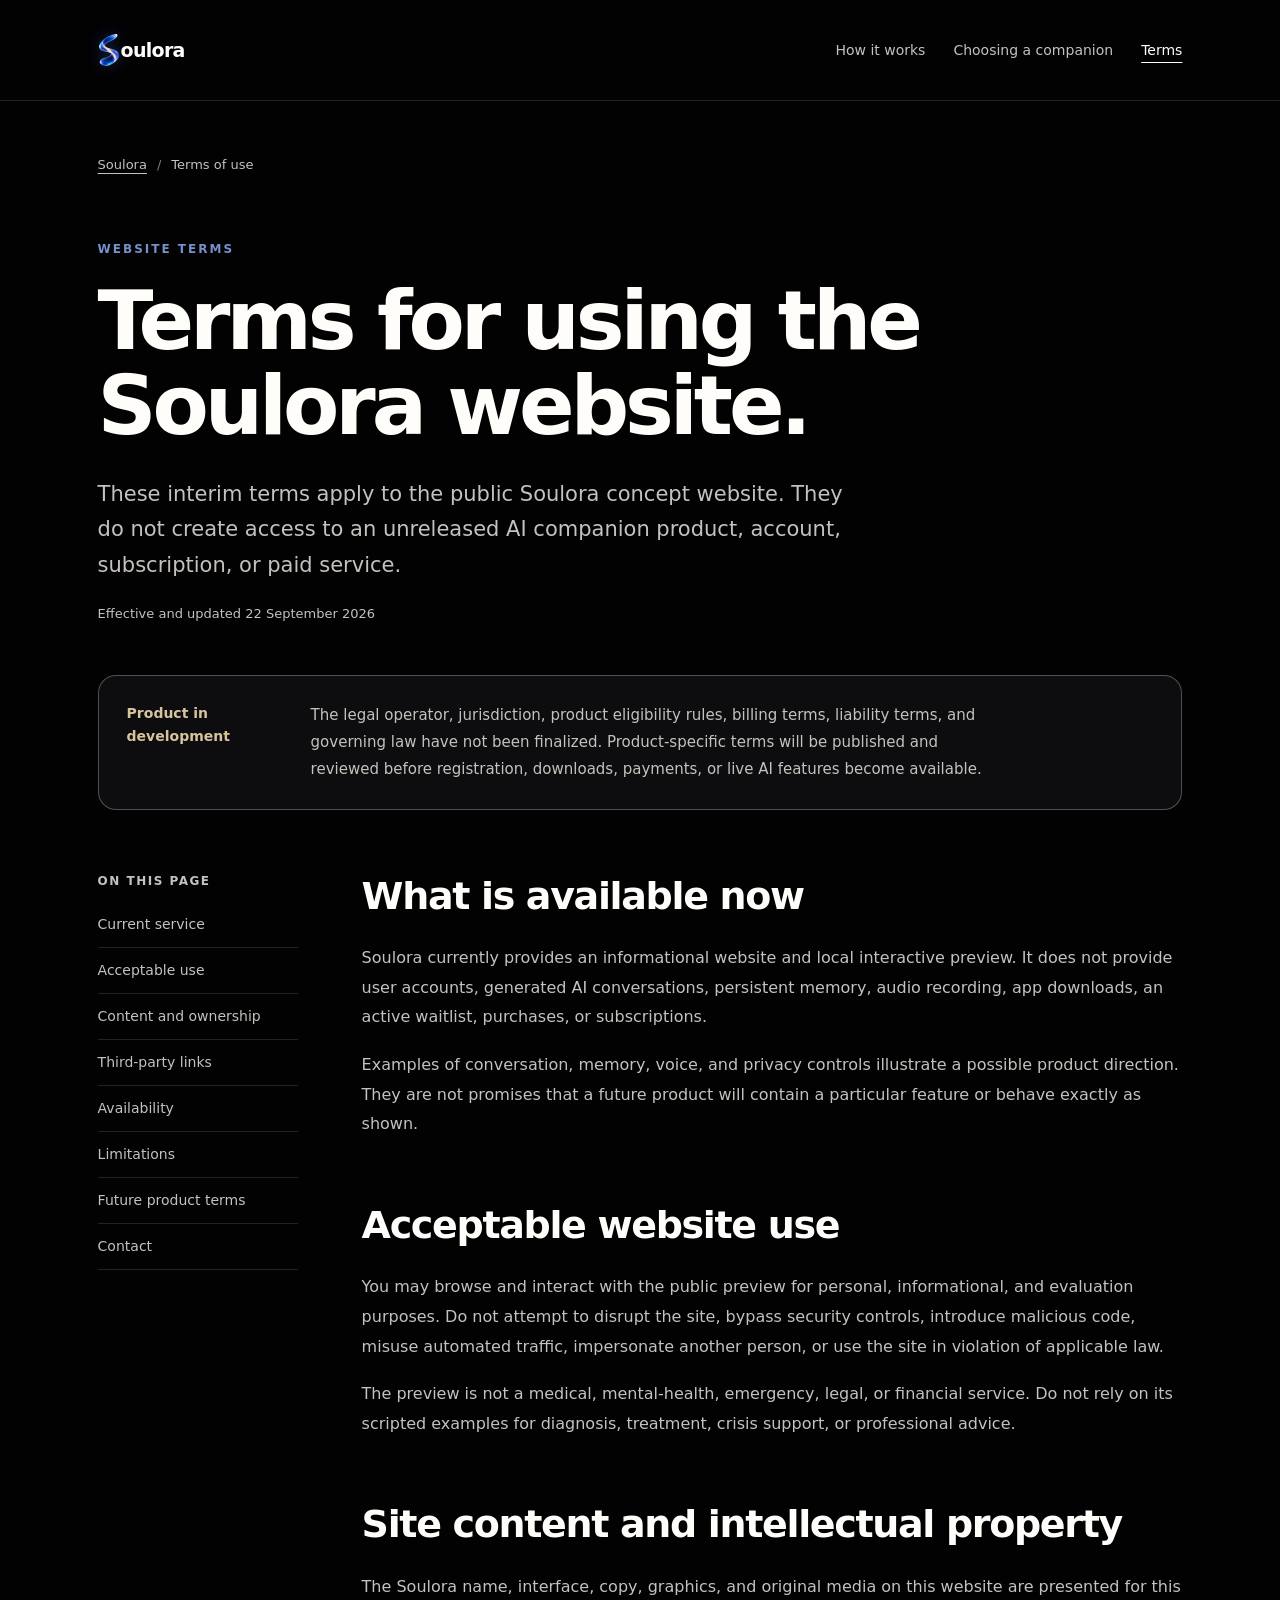
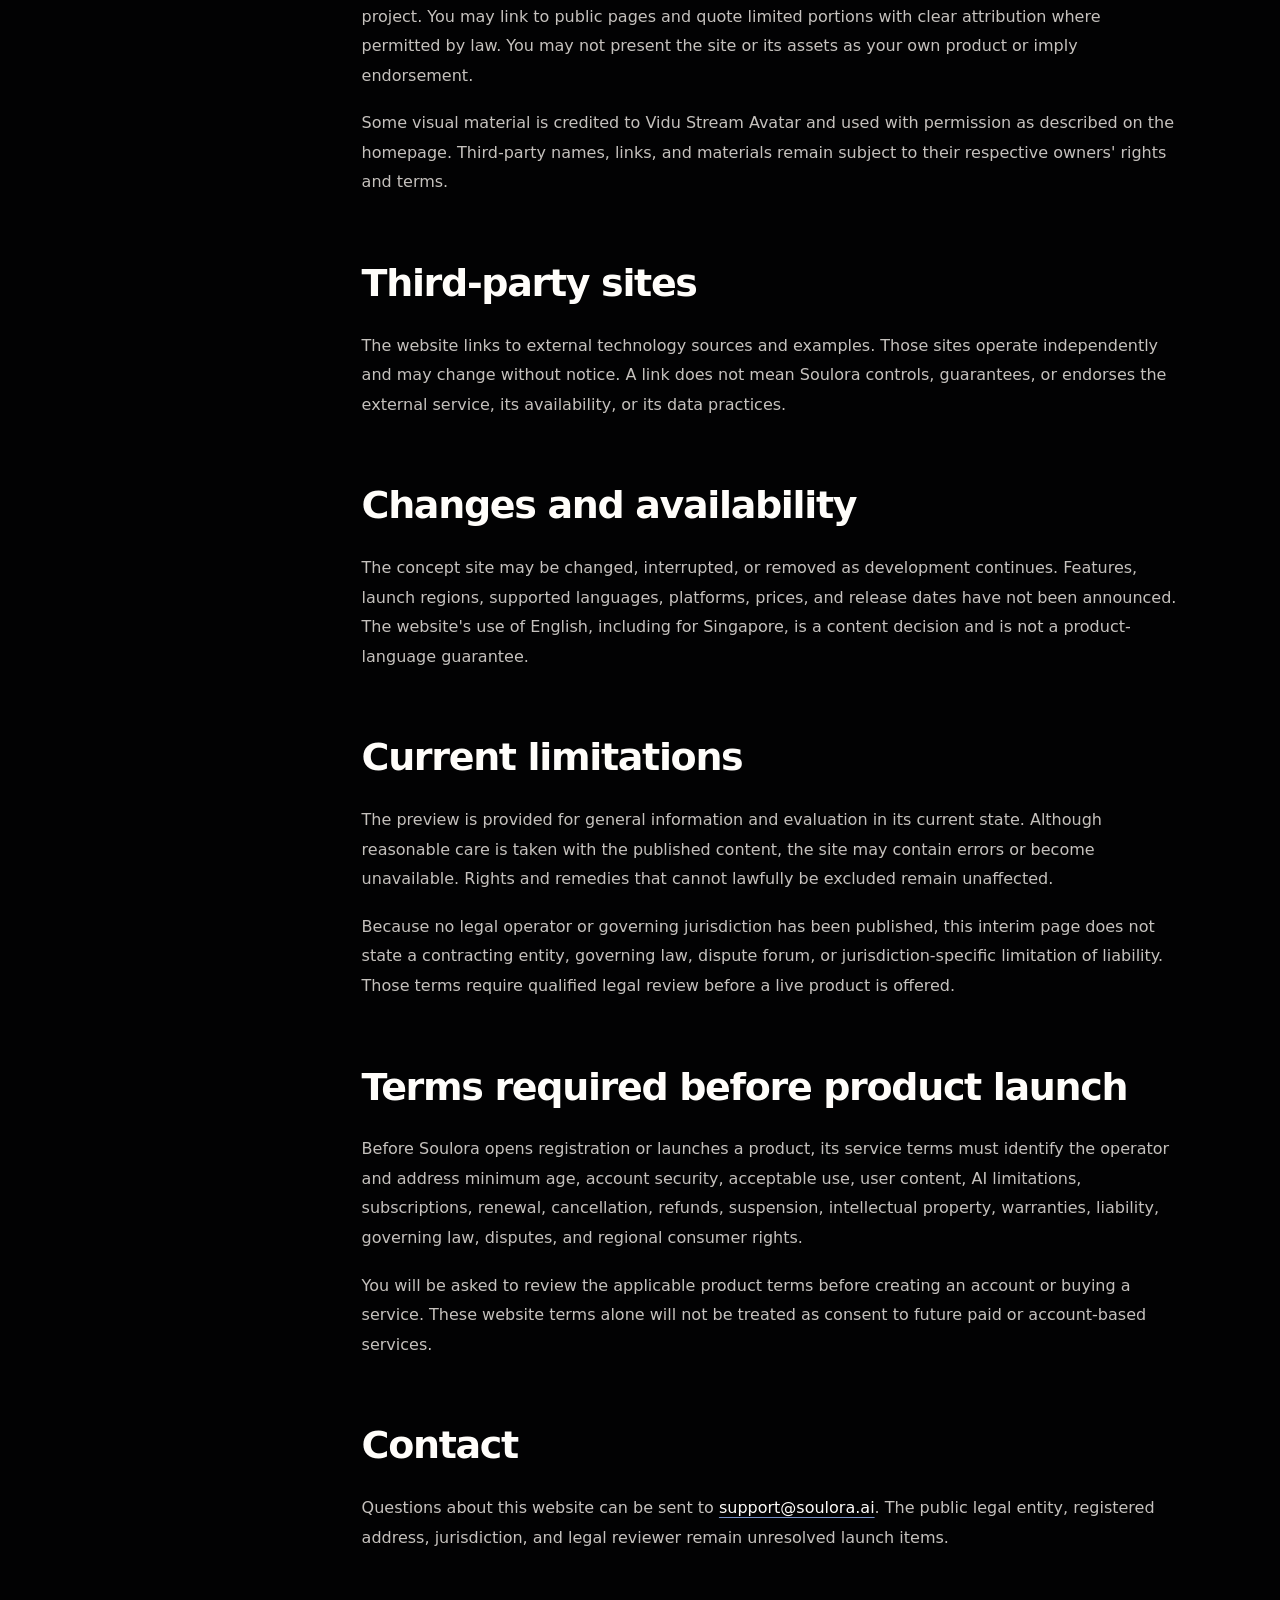
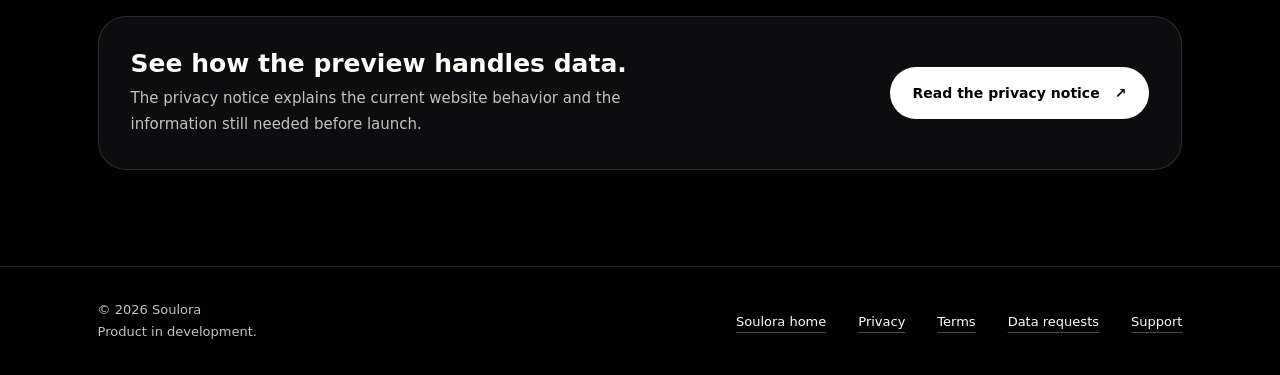
<file: terms.html>
<!doctype html>
<html lang="en">
  <head>
    <meta charset="UTF-8" />
    <meta name="viewport" content="width=device-width, initial-scale=1.0" />
    <title>Soulora Website Terms of Use</title>
    <meta name="description" content="Read the interim terms for using the Soulora concept website while the AI companion product remains in development and no account or paid service is available." />
    <link rel="canonical" href="https://soulora.ai/terms" />
    <meta name="theme-color" content="#020203" />
    <meta name="color-scheme" content="dark" />
    <meta property="og:type" content="website" />
    <meta property="og:locale" content="en_US" />
    <meta property="og:site_name" content="Soulora" />
    <meta property="og:url" content="https://soulora.ai/terms" />
    <meta property="og:title" content="Soulora Website Terms of Use" />
    <meta property="og:description" content="Read the interim terms for using the Soulora concept website while the AI companion product remains in development and no account or paid service is available." />
    <meta property="og:image" content="https://soulora.ai/assets/brand/soulora-og-1200x630.png" />
    <meta property="og:image:width" content="1200" />
    <meta property="og:image:height" content="630" />
    <meta property="og:image:alt" content="Soulora luminous blue S logo on a deep-ocean background" />
    <meta name="twitter:card" content="summary_large_image" />
    <meta name="twitter:title" content="Soulora Website Terms of Use" />
    <meta name="twitter:description" content="Read the interim terms for using the Soulora concept website while the AI companion product remains in development and no account or paid service is available." />
    <meta name="twitter:image" content="https://soulora.ai/assets/brand/soulora-og-1200x630.png" />
    <meta name="twitter:image:alt" content="Soulora luminous blue S logo on a deep-ocean background" />
    <link rel="icon" href="/assets/brand/soulora-favicon-32.png" type="image/png" sizes="32x32" />
    <link rel="apple-touch-icon" href="/assets/brand/soulora-apple-touch-icon.png" sizes="180x180" />
    <link rel="manifest" href="/site.webmanifest" />
    <link rel="stylesheet" href="/styles.css?v=20260922-cache-v1" />
    <link rel="stylesheet" href="/content.css?v=20260922-policy-v1" />
    <script type="application/ld+json">
{
  "@context": "https://schema.org",
  "@graph": [
    { "@type": "WebSite", "@id": "https://soulora.ai/#website", "url": "https://soulora.ai/", "name": "Soulora", "inLanguage": "en" },
    {
      "@type": "WebPage",
      "@id": "https://soulora.ai/terms#webpage",
      "url": "https://soulora.ai/terms",
      "name": "Soulora Website Terms of Use",
      "description": "Read the interim terms for using the Soulora concept website while the AI companion product remains in development and no account or paid service is available.",
      "inLanguage": "en",
      "dateModified": "2026-09-22",
      "isPartOf": { "@id": "https://soulora.ai/#website" },
      "breadcrumb": { "@id": "https://soulora.ai/terms#breadcrumb" }
    },
    {
      "@type": "BreadcrumbList",
      "@id": "https://soulora.ai/terms#breadcrumb",
      "itemListElement": [
        { "@type": "ListItem", "position": 1, "name": "Soulora", "item": "https://soulora.ai/" },
        { "@type": "ListItem", "position": 2, "name": "Terms of use", "item": "https://soulora.ai/terms" }
      ]
    }
  ]
}
    </script>
  </head>
  <body class="editorial-page">
    <a class="skip-link" href="#main-content">Skip to main content</a>
    <header class="reading-header"><div class="reading-header-inner">
      <a class="brand" href="/" aria-label="Soulora home"><span class="brand-orb" aria-hidden="true"><i></i></span><span class="brand-name">oulora</span></a>
      <nav class="reading-nav" aria-label="Primary navigation"><a href="/how-it-works">How it works</a><a href="/guides/choose-ai-companion">Choosing a companion</a><a href="/terms" aria-current="page">Terms</a></nav>
    </div></header>
    <main class="reading-shell" id="main-content">
      <nav class="breadcrumbs" aria-label="Breadcrumb"><ol><li><a href="/">Soulora</a></li><li aria-current="page">Terms of use</li></ol></nav>
      <header class="reading-hero">
        <p class="reading-eyebrow">Website terms</p>
        <h1>Terms for using the Soulora website.</h1>
        <p class="reading-lead">These interim terms apply to the public Soulora concept website. They do not create access to an unreleased AI companion product, account, subscription, or paid service.</p>
        <p class="reading-date">Effective and updated <time datetime="2026-09-22">22 September 2026</time></p>
      </header>
      <aside class="reading-status" aria-label="Terms status"><strong>Product in development</strong><p>The legal operator, jurisdiction, product eligibility rules, billing terms, liability terms, and governing law have not been finalized. Product-specific terms will be published and reviewed before registration, downloads, payments, or live AI features become available.</p></aside>
      <div class="reading-layout">
        <nav class="reading-toc" aria-label="On this page"><h2>On this page</h2><ol><li><a href="#current-service">Current service</a></li><li><a href="#use">Acceptable use</a></li><li><a href="#content">Content and ownership</a></li><li><a href="#third-party">Third-party links</a></li><li><a href="#availability">Availability</a></li><li><a href="#disclaimers">Limitations</a></li><li><a href="#future-terms">Future product terms</a></li><li><a href="#contact">Contact</a></li></ol></nav>
        <div class="reading-body">
          <section class="reading-section" id="current-service" aria-labelledby="current-service-title">
            <h2 id="current-service-title">What is available now</h2>
            <p>Soulora currently provides an informational website and local interactive preview. It does not provide user accounts, generated AI conversations, persistent memory, audio recording, app downloads, an active waitlist, purchases, or subscriptions.</p>
            <p>Examples of conversation, memory, voice, and privacy controls illustrate a possible product direction. They are not promises that a future product will contain a particular feature or behave exactly as shown.</p>
          </section>
          <section class="reading-section" id="use" aria-labelledby="use-title">
            <h2 id="use-title">Acceptable website use</h2>
            <p>You may browse and interact with the public preview for personal, informational, and evaluation purposes. Do not attempt to disrupt the site, bypass security controls, introduce malicious code, misuse automated traffic, impersonate another person, or use the site in violation of applicable law.</p>
            <p>The preview is not a medical, mental-health, emergency, legal, or financial service. Do not rely on its scripted examples for diagnosis, treatment, crisis support, or professional advice.</p>
          </section>
          <section class="reading-section" id="content" aria-labelledby="content-title">
            <h2 id="content-title">Site content and intellectual property</h2>
            <p>The Soulora name, interface, copy, graphics, and original media on this website are presented for this project. You may link to public pages and quote limited portions with clear attribution where permitted by law. You may not present the site or its assets as your own product or imply endorsement.</p>
            <p>Some visual material is credited to Vidu Stream Avatar and used with permission as described on the homepage. Third-party names, links, and materials remain subject to their respective owners' rights and terms.</p>
          </section>
          <section class="reading-section" id="third-party" aria-labelledby="third-party-title">
            <h2 id="third-party-title">Third-party sites</h2>
            <p>The website links to external technology sources and examples. Those sites operate independently and may change without notice. A link does not mean Soulora controls, guarantees, or endorses the external service, its availability, or its data practices.</p>
          </section>
          <section class="reading-section" id="availability" aria-labelledby="availability-title">
            <h2 id="availability-title">Changes and availability</h2>
            <p>The concept site may be changed, interrupted, or removed as development continues. Features, launch regions, supported languages, platforms, prices, and release dates have not been announced. The website's use of English, including for Singapore, is a content decision and is not a product-language guarantee.</p>
          </section>
          <section class="reading-section" id="disclaimers" aria-labelledby="disclaimers-title">
            <h2 id="disclaimers-title">Current limitations</h2>
            <p>The preview is provided for general information and evaluation in its current state. Although reasonable care is taken with the published content, the site may contain errors or become unavailable. Rights and remedies that cannot lawfully be excluded remain unaffected.</p>
            <p>Because no legal operator or governing jurisdiction has been published, this interim page does not state a contracting entity, governing law, dispute forum, or jurisdiction-specific limitation of liability. Those terms require qualified legal review before a live product is offered.</p>
          </section>
          <section class="reading-section" id="future-terms" aria-labelledby="future-terms-title">
            <h2 id="future-terms-title">Terms required before product launch</h2>
            <p>Before Soulora opens registration or launches a product, its service terms must identify the operator and address minimum age, account security, acceptable use, user content, AI limitations, subscriptions, renewal, cancellation, refunds, suspension, intellectual property, warranties, liability, governing law, disputes, and regional consumer rights.</p>
            <p>You will be asked to review the applicable product terms before creating an account or buying a service. These website terms alone will not be treated as consent to future paid or account-based services.</p>
          </section>
          <section class="reading-section" id="contact" aria-labelledby="contact-title">
            <h2 id="contact-title">Contact</h2>
            <p>Questions about this website can be sent to <a href="mailto:support@soulora.ai">support@soulora.ai</a>. The public legal entity, registered address, jurisdiction, and legal reviewer remain unresolved launch items.</p>
          </section>
        </div>
      </div>
      <aside class="reading-next" aria-labelledby="next-title"><div><h2 id="next-title">See how the preview handles data.</h2><p>The privacy notice explains the current website behavior and the information still needed before launch.</p></div><a class="button button-primary" href="/privacy">Read the privacy notice <span aria-hidden="true">↗</span></a></aside>
    </main>
    <footer class="reading-footer"><div class="reading-footer-inner"><p>© 2026 Soulora<br />Product in development.</p><nav class="reading-links" aria-label="Footer navigation"><a href="/">Soulora home</a><a href="/privacy">Privacy</a><a href="/terms" aria-current="page">Terms</a><a href="/data-requests">Data requests</a><a href="mailto:support@soulora.ai">Support</a></nav></div></footer>
  </body>
</html>
</file>
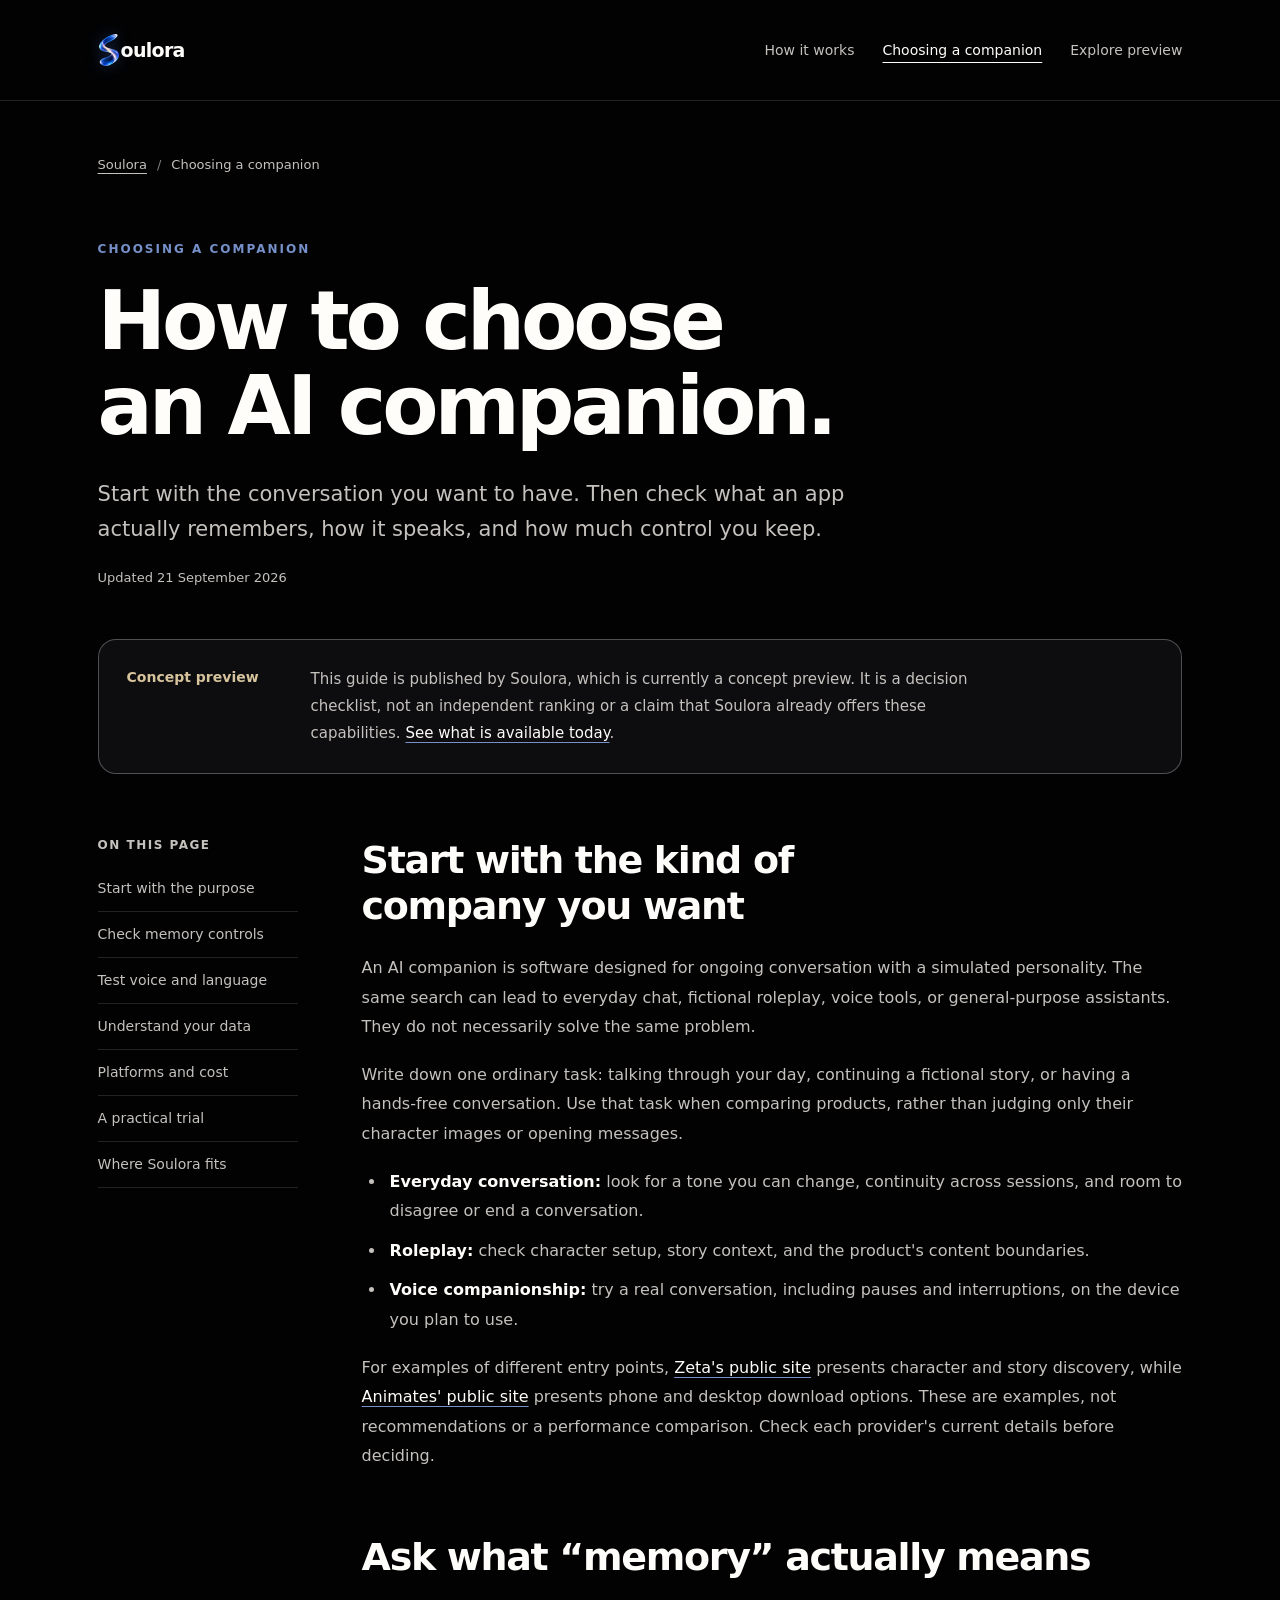
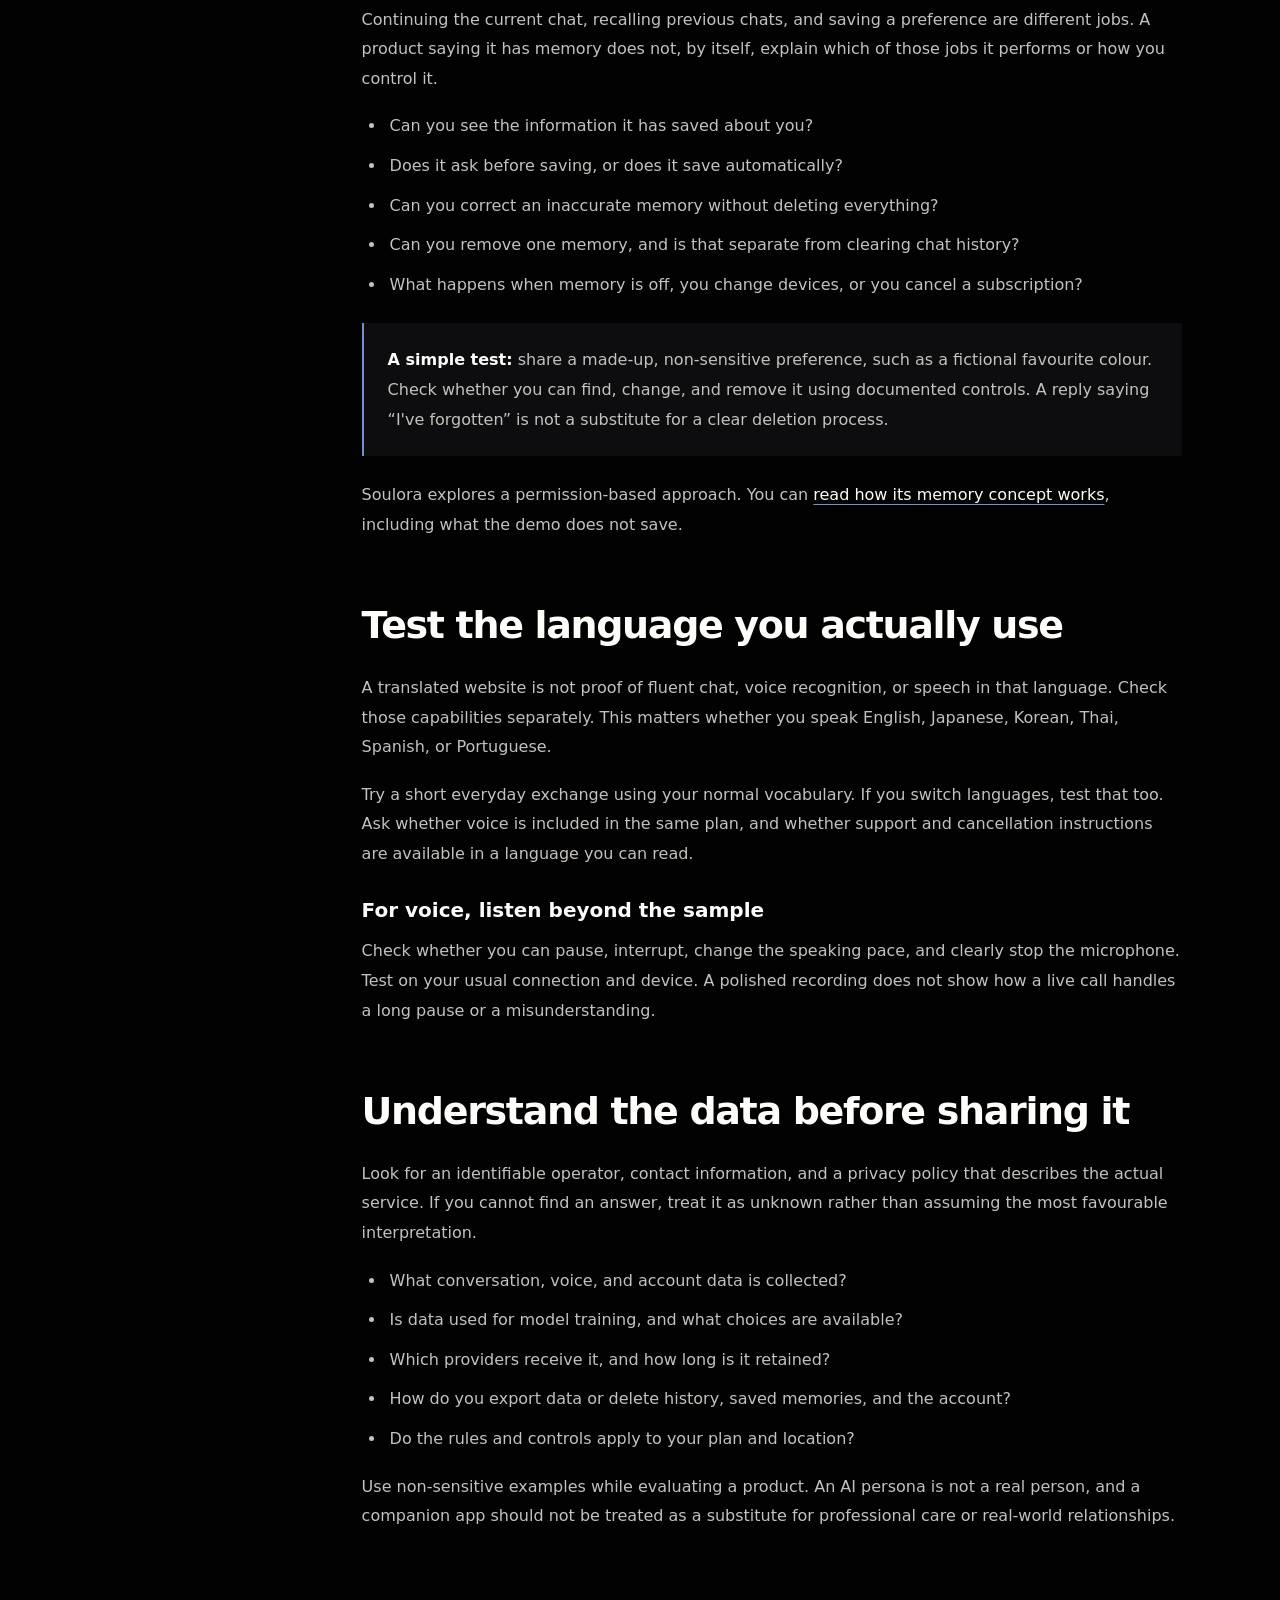
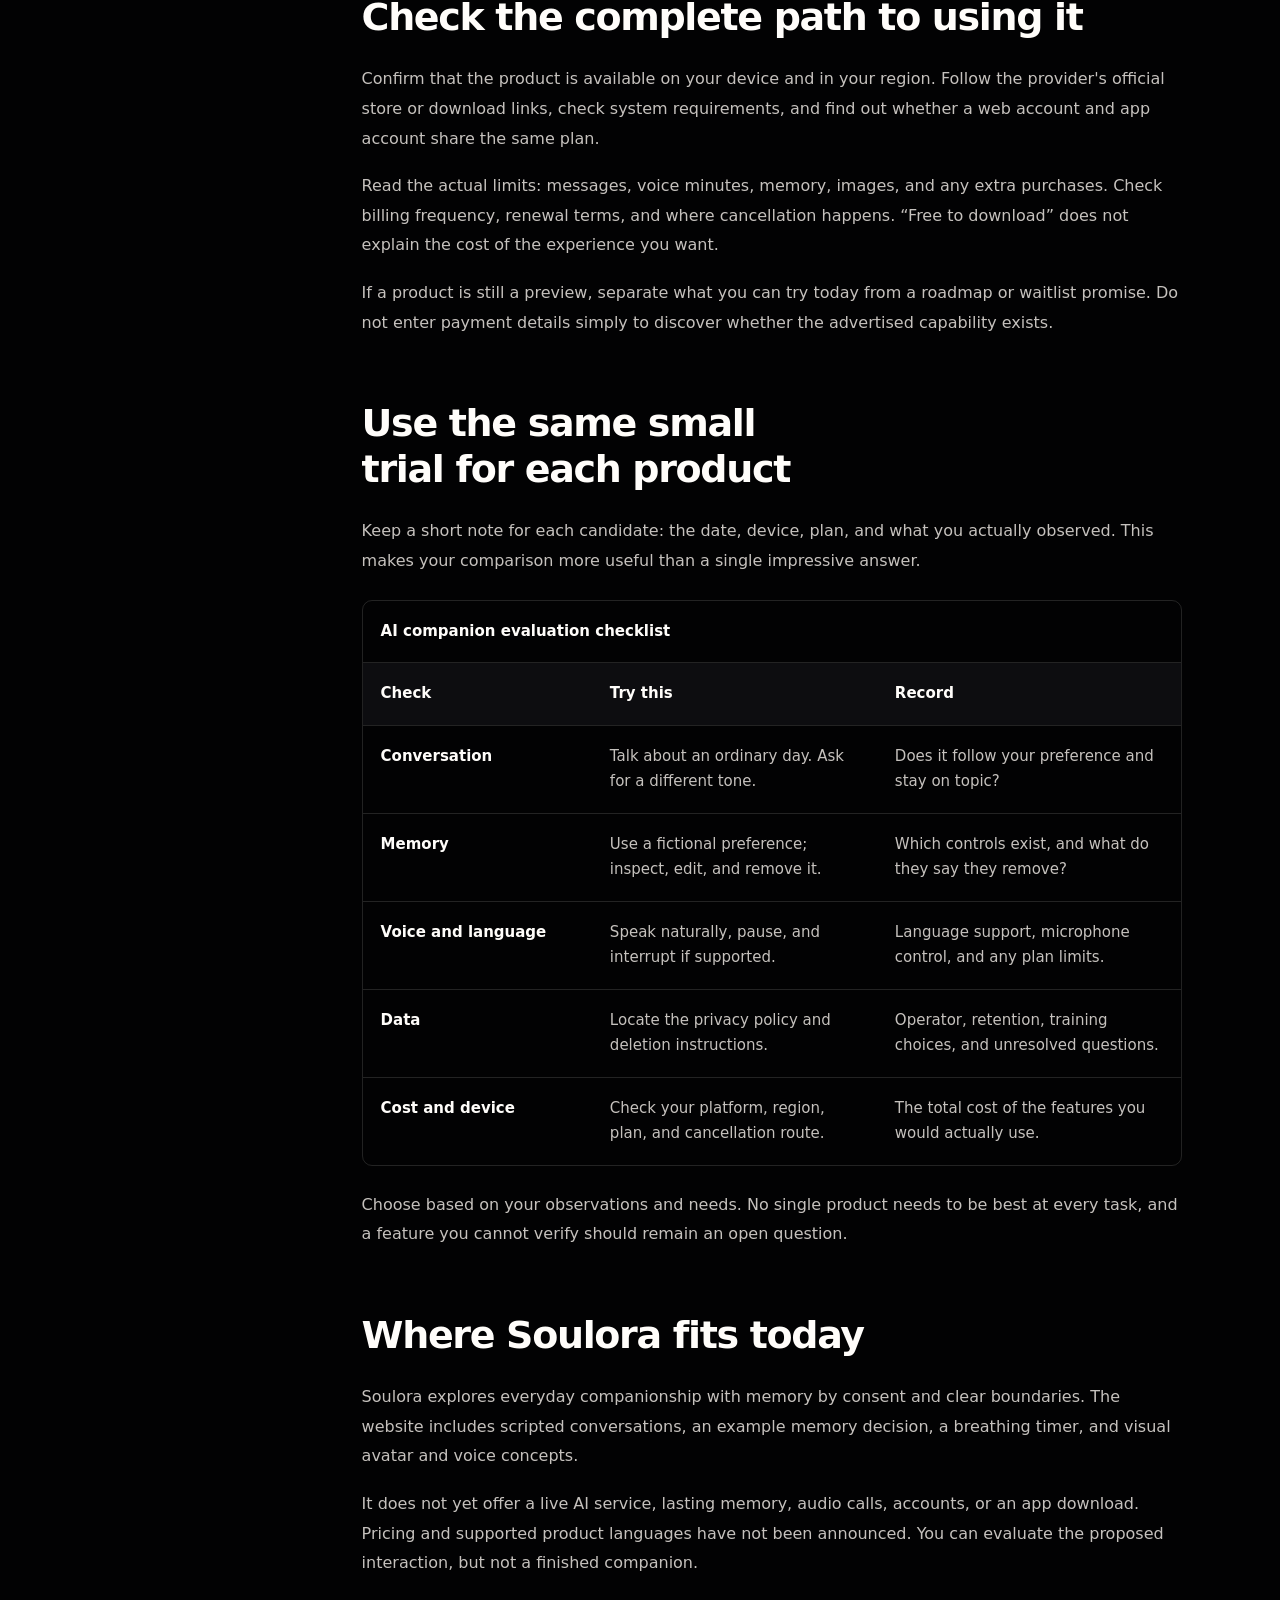
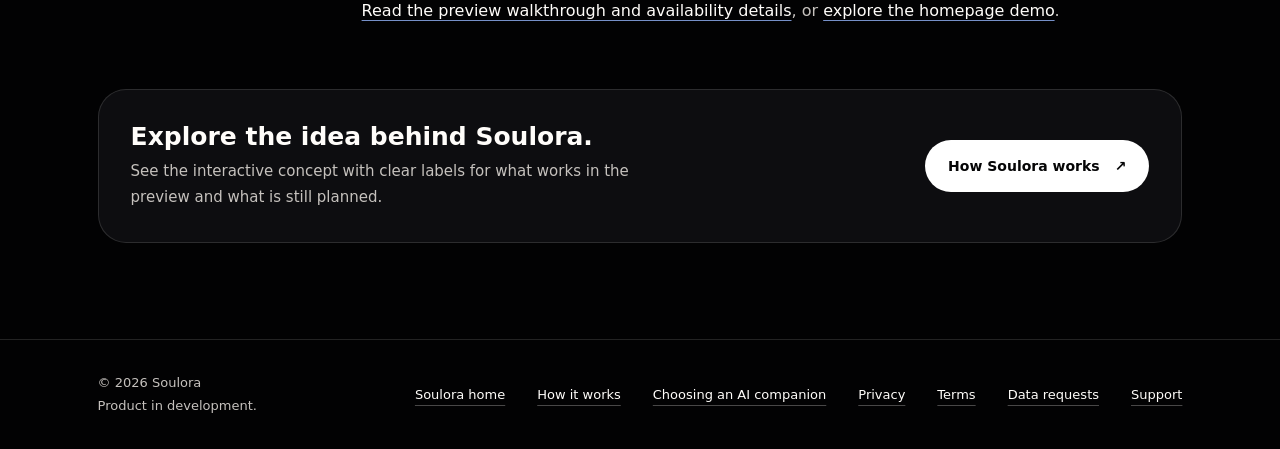
<file: guides/choose-ai-companion.html>
<!doctype html>
<html lang="en">
  <head>
    <meta charset="UTF-8" />
    <meta name="viewport" content="width=device-width, initial-scale=1.0" />
    <title>How to Choose an AI Companion - Memory, Voice &amp; Privacy | Soulora</title>
    <meta name="description" content="Choose an AI companion by checking memory controls, voice quality, language support, privacy, platforms, and cost. A practical checklist from Soulora." />
    <link rel="canonical" href="https://soulora.ai/guides/choose-ai-companion" />
    <meta name="theme-color" content="#020203" />
    <meta name="color-scheme" content="dark" />
    <meta property="og:type" content="website" />
    <meta property="og:locale" content="en_US" />
    <meta property="og:site_name" content="Soulora" />
    <meta property="og:url" content="https://soulora.ai/guides/choose-ai-companion" />
    <meta property="og:title" content="How to Choose an AI Companion - Memory, Voice &amp; Privacy | Soulora" />
    <meta property="og:description" content="Choose an AI companion by checking memory controls, voice quality, language support, privacy, platforms, and cost. A practical checklist from Soulora." />
    <meta property="og:image" content="https://soulora.ai/assets/brand/soulora-og-1200x630.png" />
    <meta property="og:image:width" content="1200" />
    <meta property="og:image:height" content="630" />
    <meta property="og:image:alt" content="Soulora luminous blue S logo on a deep-ocean background" />
    <meta name="twitter:card" content="summary_large_image" />
    <meta name="twitter:title" content="How to Choose an AI Companion - Memory, Voice &amp; Privacy | Soulora" />
    <meta name="twitter:description" content="Choose an AI companion by checking memory controls, voice quality, language support, privacy, platforms, and cost. A practical checklist from Soulora." />
    <meta name="twitter:image" content="https://soulora.ai/assets/brand/soulora-og-1200x630.png" />
    <meta name="twitter:image:alt" content="Soulora luminous blue S logo on a deep-ocean background" />
    <link rel="icon" href="/assets/brand/soulora-favicon-32.png" type="image/png" sizes="32x32" />
    <link rel="apple-touch-icon" href="/assets/brand/soulora-apple-touch-icon.png" sizes="180x180" />
    <link rel="manifest" href="/site.webmanifest" />
    <link rel="stylesheet" href="/styles.css?v=20260922-cache-v1" />
    <link rel="stylesheet" href="/content.css?v=20260922-policy-v1" />
    <script type="application/ld+json">
{
  "@context": "https://schema.org",
  "@graph": [
    {
      "@type": "WebSite",
      "@id": "https://soulora.ai/#website",
      "url": "https://soulora.ai/",
      "name": "Soulora",
      "inLanguage": "en"
    },
    {
      "@type": "WebPage",
      "@id": "https://soulora.ai/guides/choose-ai-companion#webpage",
      "url": "https://soulora.ai/guides/choose-ai-companion",
      "name": "How to Choose an AI Companion - Memory, Voice & Privacy | Soulora",
      "description": "Choose an AI companion by checking memory controls, voice quality, language support, privacy, platforms, and cost. A practical checklist from Soulora.",
      "inLanguage": "en",
      "dateModified": "2026-09-21",
      "isPartOf": {
        "@id": "https://soulora.ai/#website"
      },
      "breadcrumb": {
        "@id": "https://soulora.ai/guides/choose-ai-companion#breadcrumb"
      }
    },
    {
      "@type": "BreadcrumbList",
      "@id": "https://soulora.ai/guides/choose-ai-companion#breadcrumb",
      "itemListElement": [
        {
          "@type": "ListItem",
          "position": 1,
          "name": "Soulora",
          "item": "https://soulora.ai/"
        },
        {
          "@type": "ListItem",
          "position": 2,
          "name": "How to choose an AI companion.",
          "item": "https://soulora.ai/guides/choose-ai-companion"
        }
      ]
    }
  ]
}
    </script>
  </head>
  <body class="editorial-page">
    <a class="skip-link" href="#main-content">Skip to main content</a>
    <header class="reading-header">
      <div class="reading-header-inner">
        <a class="brand" href="/" aria-label="Soulora home"><span class="brand-orb" aria-hidden="true"><i></i></span><span class="brand-name">oulora</span></a>
        <nav class="reading-nav" aria-label="Primary navigation"><a href="/how-it-works">How it works</a><a href="/guides/choose-ai-companion" aria-current="page">Choosing a companion</a><a href="/#experience">Explore preview</a></nav>
      </div>
    </header>
    <main class="reading-shell" id="main-content">
      <nav class="breadcrumbs" aria-label="Breadcrumb"><ol><li><a href="/">Soulora</a></li><li aria-current="page">Choosing a companion</li></ol></nav>
      <header class="reading-hero">
        <p class="reading-eyebrow">Choosing a companion</p>
        <h1>How to choose an AI companion.</h1>
        <p class="reading-lead">Start with the conversation you want to have. Then check what an app actually remembers, how it speaks, and how much control you keep.</p>
        <p class="reading-date">Updated <time datetime="2026-09-21">21 September 2026</time></p>
      </header>
      <aside class="reading-status" aria-label="Soulora product status"><strong>Concept preview</strong><p>This guide is published by Soulora, which is currently a concept preview. It is a decision checklist, not an independent ranking or a claim that Soulora already offers these capabilities. <a href="/how-it-works">See what is available today</a>.</p></aside>
      <div class="reading-layout">
        <nav class="reading-toc" aria-label="On this page"><h2>On this page</h2><ol><li><a href="#purpose">Start with the purpose</a></li><li><a href="#memory">Check memory controls</a></li><li><a href="#voice-language">Test voice and language</a></li><li><a href="#privacy">Understand your data</a></li><li><a href="#platforms-cost">Platforms and cost</a></li><li><a href="#checklist">A practical trial</a></li><li><a href="#soulora">Where Soulora fits</a></li></ol></nav>
        <div class="reading-body">
          <section class="reading-section" id="purpose" aria-labelledby="purpose-title">
            <h2 id="purpose-title">Start with the kind of company you want</h2>
            <p>An AI companion is software designed for ongoing conversation with a simulated personality. The same search can lead to everyday chat, fictional roleplay, voice tools, or general-purpose assistants. They do not necessarily solve the same problem.</p>
            <p>Write down one ordinary task: talking through your day, continuing a fictional story, or having a hands-free conversation. Use that task when comparing products, rather than judging only their character images or opening messages.</p>
            <ul><li><strong>Everyday conversation:</strong> look for a tone you can change, continuity across sessions, and room to disagree or end a conversation.</li><li><strong>Roleplay:</strong> check character setup, story context, and the product's content boundaries.</li><li><strong>Voice companionship:</strong> try a real conversation, including pauses and interruptions, on the device you plan to use.</li></ul>
            <p>For examples of different entry points, <a href="https://zeta-ai.io/en">Zeta's public site</a> presents character and story discovery, while <a href="https://animates.ai/">Animates' public site</a> presents phone and desktop download options. These are examples, not recommendations or a performance comparison. Check each provider's current details before deciding.</p>
          </section>
          <section class="reading-section" id="memory" aria-labelledby="memory-title">
            <h2 id="memory-title">Ask what “memory” actually means</h2>
            <p>Continuing the current chat, recalling previous chats, and saving a preference are different jobs. A product saying it has memory does not, by itself, explain which of those jobs it performs or how you control it.</p>
            <ul><li>Can you see the information it has saved about you?</li><li>Does it ask before saving, or does it save automatically?</li><li>Can you correct an inaccurate memory without deleting everything?</li><li>Can you remove one memory, and is that separate from clearing chat history?</li><li>What happens when memory is off, you change devices, or you cancel a subscription?</li></ul>
            <div class="reading-note"><p><strong>A simple test:</strong> share a made-up, non-sensitive preference, such as a fictional favourite colour. Check whether you can find, change, and remove it using documented controls. A reply saying “I've forgotten” is not a substitute for a clear deletion process.</p></div>
            <p>Soulora explores a permission-based approach. You can <a href="/how-it-works#memory">read how its memory concept works</a>, including what the demo does not save.</p>
          </section>
          <section class="reading-section" id="voice-language" aria-labelledby="voice-language-title">
            <h2 id="voice-language-title">Test the language you actually use</h2>
            <p>A translated website is not proof of fluent chat, voice recognition, or speech in that language. Check those capabilities separately. This matters whether you speak English, Japanese, Korean, Thai, Spanish, or Portuguese.</p>
            <p>Try a short everyday exchange using your normal vocabulary. If you switch languages, test that too. Ask whether voice is included in the same plan, and whether support and cancellation instructions are available in a language you can read.</p>
            <h3>For voice, listen beyond the sample</h3>
            <p>Check whether you can pause, interrupt, change the speaking pace, and clearly stop the microphone. Test on your usual connection and device. A polished recording does not show how a live call handles a long pause or a misunderstanding.</p>
          </section>
          <section class="reading-section" id="privacy" aria-labelledby="privacy-title">
            <h2 id="privacy-title">Understand the data before sharing it</h2>
            <p>Look for an identifiable operator, contact information, and a privacy policy that describes the actual service. If you cannot find an answer, treat it as unknown rather than assuming the most favourable interpretation.</p>
            <ul><li>What conversation, voice, and account data is collected?</li><li>Is data used for model training, and what choices are available?</li><li>Which providers receive it, and how long is it retained?</li><li>How do you export data or delete history, saved memories, and the account?</li><li>Do the rules and controls apply to your plan and location?</li></ul>
            <p>Use non-sensitive examples while evaluating a product. An AI persona is not a real person, and a companion app should not be treated as a substitute for professional care or real-world relationships.</p>
          </section>
          <section class="reading-section" id="platforms-cost" aria-labelledby="platforms-title">
            <h2 id="platforms-title">Check the complete path to using it</h2>
            <p>Confirm that the product is available on your device and in your region. Follow the provider's official store or download links, check system requirements, and find out whether a web account and app account share the same plan.</p>
            <p>Read the actual limits: messages, voice minutes, memory, images, and any extra purchases. Check billing frequency, renewal terms, and where cancellation happens. “Free to download” does not explain the cost of the experience you want.</p>
            <p>If a product is still a preview, separate what you can try today from a roadmap or waitlist promise. Do not enter payment details simply to discover whether the advertised capability exists.</p>
          </section>
          <section class="reading-section" id="checklist" aria-labelledby="checklist-title">
            <h2 id="checklist-title">Use the same small trial for each product</h2>
            <p>Keep a short note for each candidate: the date, device, plan, and what you actually observed. This makes your comparison more useful than a single impressive answer.</p>
            <div class="reading-table-wrap"><table class="reading-table"><caption>AI companion evaluation checklist</caption><thead><tr><th scope="col">Check</th><th scope="col">Try this</th><th scope="col">Record</th></tr></thead><tbody>
              <tr><th scope="row">Conversation</th><td>Talk about an ordinary day. Ask for a different tone.</td><td>Does it follow your preference and stay on topic?</td></tr>
              <tr><th scope="row">Memory</th><td>Use a fictional preference; inspect, edit, and remove it.</td><td>Which controls exist, and what do they say they remove?</td></tr>
              <tr><th scope="row">Voice and language</th><td>Speak naturally, pause, and interrupt if supported.</td><td>Language support, microphone control, and any plan limits.</td></tr>
              <tr><th scope="row">Data</th><td>Locate the privacy policy and deletion instructions.</td><td>Operator, retention, training choices, and unresolved questions.</td></tr>
              <tr><th scope="row">Cost and device</th><td>Check your platform, region, plan, and cancellation route.</td><td>The total cost of the features you would actually use.</td></tr>
            </tbody></table></div>
            <p>Choose based on your observations and needs. No single product needs to be best at every task, and a feature you cannot verify should remain an open question.</p>
          </section>
          <section class="reading-section" id="soulora" aria-labelledby="soulora-title">
            <h2 id="soulora-title">Where Soulora fits today</h2>
            <p>Soulora explores everyday companionship with memory by consent and clear boundaries. The website includes scripted conversations, an example memory decision, a breathing timer, and visual avatar and voice concepts.</p>
            <p>It does not yet offer a live AI service, lasting memory, audio calls, accounts, or an app download. Pricing and supported product languages have not been announced. You can evaluate the proposed interaction, but not a finished companion.</p>
            <p><a href="/how-it-works">Read the preview walkthrough and availability details</a>, or <a href="/#experience">explore the homepage demo</a>.</p>
          </section>
        </div>
      </div>
      <aside class="reading-next" aria-labelledby="next-title"><div><h2 id="next-title">Explore the idea behind Soulora.</h2><p>See the interactive concept with clear labels for what works in the preview and what is still planned.</p></div><a class="button button-primary" href="/how-it-works">How Soulora works <span aria-hidden="true">↗</span></a></aside>
    </main>
    <footer class="reading-footer"><div class="reading-footer-inner"><p>© 2026 Soulora<br />Product in development.</p><nav class="reading-links" aria-label="Footer navigation"><a href="/">Soulora home</a><a href="/how-it-works">How it works</a><a href="/guides/choose-ai-companion">Choosing an AI companion</a><a href="/privacy">Privacy</a><a href="/terms">Terms</a><a href="/data-requests">Data requests</a><a href="mailto:support@soulora.ai">Support</a></nav></div></footer>
  </body>
</html>
</file>
<file: styles.css>
:root {
  color-scheme: dark;
  --canvas: #080809;
  --canvas-deep: #020203;
  --surface: #0d0d10;
  --surface-raised: #151519;
  --surface-soft: #111114;
  --glass: rgba(8, 8, 10, 0.78);
  --ink: #fffdfa;
  --ink-2: #c5c1bd;
  --ink-3: #817e7b;
  --line: rgba(255, 252, 247, 0.13);
  --line-strong: rgba(255, 252, 247, 0.28);
  --accent: #f1eee8;
  --accent-strong: #ffffff;
  --mist: #7690c9;
  --warm: #a84758;
  --success: #a9cfb8;
  --warning: #d7c49d;
  --danger: #e58b95;
  --focus: #ffffff;
  --font: Inter, "SF Pro Display", "PingFang SC", "Microsoft YaHei", system-ui, sans-serif;
  --max: 1440px;
  --gutter: clamp(20px, 4.5vw, 72px);
  --section: clamp(100px, 11vw, 176px);
  --radius-sm: 10px;
  --radius: 18px;
  --radius-lg: 28px;
  --ease: cubic-bezier(0.22, 1, 0.36, 1);
  --viewport-width: 100vw;
  --viewport-height: 100vh;
  --viewport-offset-top: 0px;
  --header-height: 86px;
}

@supports (height: 100dvh) {
  :root { --viewport-height: 100dvh; }
}

* { box-sizing: border-box; }
html { scroll-behavior: smooth; scroll-padding-top: 92px; background: var(--canvas); }
html.is-anchor-jumping { scroll-behavior: auto !important; }
body { margin: 0; min-width: 320px; overflow-x: hidden; color: var(--ink); background: var(--canvas); font-family: var(--font); font-size: 16px; -webkit-font-smoothing: antialiased; text-rendering: optimizeLegibility; }
body.menu-open { overflow: hidden; }
button, input, textarea { color: inherit; font: inherit; }
button, summary { -webkit-tap-highlight-color: transparent; }
a { color: inherit; text-decoration: none; }
img, svg { display: block; max-width: 100%; }
button { border: 0; }
::selection { color: #071012; background: var(--accent); }
[hidden] { display: none !important; }

:where(a, button, input, textarea, summary):focus-visible { outline: 2px solid var(--focus); outline-offset: 4px; }
.sr-only { position: absolute; width: 1px; height: 1px; padding: 0; margin: -1px; overflow: hidden; clip: rect(0 0 0 0); white-space: nowrap; border: 0; }
.skip-link { position: fixed; z-index: 1000; top: 12px; left: 12px; padding: 12px 16px; color: #061012; background: var(--accent-strong); border-radius: 8px; transform: translateY(-140%); transition: transform .2s; }
.skip-link:focus { transform: translateY(0); }
.icon-sprite { position: absolute; width: 0; height: 0; overflow: hidden; }
.icon-sprite symbol, svg use { fill: none; stroke: currentColor; stroke-width: 1.6; stroke-linecap: round; stroke-linejoin: round; }
.page-container { width: min(100%, var(--max)); margin-inline: auto; padding-inline: var(--gutter); }
.section { position: relative; padding-block: var(--section); }

.page-noise { position: fixed; z-index: 80; inset: 0; pointer-events: none; opacity: .035; mix-blend-mode: soft-light; background-image: url("data:image/svg+xml,%3Csvg viewBox='0 0 180 180' xmlns='http://www.w3.org/2000/svg'%3E%3Cfilter id='n'%3E%3CfeTurbulence type='fractalNoise' baseFrequency='.9' numOctaves='3' stitchTiles='stitchTiles'/%3E%3C/filter%3E%3Crect width='100%25' height='100%25' filter='url(%23n)' opacity='.82'/%3E%3C/svg%3E"); }
.cursor-aura { position: fixed; z-index: -1; width: 500px; height: 500px; border-radius: 50%; pointer-events: none; opacity: .17; background: radial-gradient(circle, rgba(105, 203, 197, .3), rgba(80, 139, 159, .1) 42%, transparent 70%); filter: blur(40px); transform: translate3d(calc(var(--pointer-x, 50vw) - 250px), calc(var(--pointer-y, 40vh) - 250px), 0); transition: opacity .4s; }

/* Navigation */
.site-header { position: fixed; z-index: 100; top: 0; left: 0; width: 100%; padding: 14px var(--gutter); transition: padding .35s var(--ease), background .35s, border-color .35s; border-bottom: 1px solid transparent; }
.site-header.is-scrolled, .site-header.is-open { padding-block: 10px; background: rgba(4, 8, 10, .8); border-color: var(--line); -webkit-backdrop-filter: blur(22px) saturate(125%); backdrop-filter: blur(22px) saturate(125%); }
.nav-shell { width: min(100%, calc(var(--max) - var(--gutter) * 2)); min-height: 58px; margin-inline: auto; display: grid; grid-template-columns: 1fr auto 1fr; align-items: center; }
.brand { display: inline-flex; align-items: center; justify-self: start; gap: 11px; min-height: 44px; }
.brand-orb, .mini-orb, .access-orb { position: relative; display: grid; place-items: center; overflow: hidden; border-radius: 50%; background: radial-gradient(circle at 30% 22%, #f7ffff 0 5%, #a9ebe4 16%, #4d9aa4 50%, #12333b 76%, #071217 100%); box-shadow: inset -8px -10px 20px rgba(0, 0, 0, .3), inset 6px 6px 16px rgba(255, 255, 255, .25), 0 0 24px rgba(84, 188, 182, .18); }
.brand-orb { width: 34px; height: 34px; }
.brand-orb i, .mini-orb i, .access-orb i { width: 24%; height: 38%; margin: -25% 0 0 -20%; border-radius: 50%; background: rgba(255, 255, 255, .8); filter: blur(1px); transform: rotate(38deg); }
.brand-name { font-size: 19px; font-weight: 650; letter-spacing: -.45px; }
.desktop-nav { display: flex; align-items: center; justify-content: center; gap: clamp(20px, 2.7vw, 44px); }
.desktop-nav a { position: relative; min-height: 44px; display: grid; place-items: center; color: var(--ink-2); font-size: 13px; transition: color .2s; }
.desktop-nav a::after { content: ""; position: absolute; right: 50%; bottom: 6px; left: 50%; height: 1px; background: var(--accent); transition: inset .25s var(--ease); }
.desktop-nav a:hover { color: var(--ink); }
.desktop-nav a:hover::after { right: 0; left: 0; }
.nav-cta { justify-self: end; min-height: 44px; display: inline-flex; align-items: center; gap: 12px; padding: 0 17px; color: #071012; background: var(--accent-strong); border-radius: 100px; font-size: 13px; font-weight: 650; transition: background .2s, transform .2s; }
.nav-cta:hover { background: #d2fffa; transform: translateY(-1px); }
.nav-cta svg, .button svg, .mobile-menu-cta svg, .hero-footer svg { width: 18px; height: 18px; }
.menu-toggle { display: none; justify-self: end; width: 46px; height: 46px; padding: 0; place-items: center; color: var(--ink); background: var(--surface-raised); border: 1px solid var(--line); border-radius: 50%; cursor: pointer; }
.menu-toggle svg { width: 20px; height: 20px; }
.menu-toggle .close-icon { display: none; }
.menu-toggle[aria-expanded="true"] .menu-icon { display: none; }
.menu-toggle[aria-expanded="true"] .close-icon { display: block; }
.mobile-menu { position: absolute; top: 100%; left: 0; width: var(--viewport-width); height: calc(var(--viewport-height) - var(--header-height)); max-height: calc(var(--viewport-height) - var(--header-height)); padding: 28px max(var(--gutter), env(safe-area-inset-right)) max(40px, env(safe-area-inset-bottom)) max(var(--gutter), env(safe-area-inset-left)); overflow-y: auto; background: #030709; border-top: 1px solid var(--line); }
.mobile-menu > a:not(.mobile-menu-cta) { min-height: 72px; display: flex; align-items: center; gap: 20px; border-bottom: 1px solid var(--line); font-size: 24px; font-weight: 520; }
.mobile-menu > a span { color: var(--ink-3); font: 10px/1 var(--font); letter-spacing: 1px; }
.mobile-menu-cta { min-height: 54px; margin-top: 30px; padding: 0 20px; display: flex; align-items: center; justify-content: space-between; color: #061012; background: var(--accent-strong); border-radius: 100px; font-weight: 650; }

/* Shared components */
.section-label { display: flex; align-items: center; gap: 12px; color: var(--ink-3); font-size: 10px; font-weight: 700; letter-spacing: 2.1px; }
.live-dot { width: 7px; height: 7px; flex: 0 0 auto; border-radius: 50%; background: var(--accent); box-shadow: 0 0 0 5px rgba(133, 216, 208, .08), 0 0 16px rgba(133, 216, 208, .75); animation: livePulse 2.4s ease-in-out infinite; }
.section-label span { color: var(--accent); }
.section-header { margin-bottom: clamp(52px, 7vw, 96px); display: grid; grid-template-columns: minmax(0, 1fr) minmax(280px, 400px); align-items: end; gap: 60px; }
.section-header h2, .safety-copy h2, .access-inner h2, .faq-header h2 { margin: 22px 0 0; font-size: clamp(40px, 5.1vw, 72px); line-height: 1.08; letter-spacing: clamp(-3.7px, -.05em, -1.5px); font-weight: 530; }
.section-header > p, .safety-copy > p, .faq-header > p { margin: 0; color: var(--ink-2); font-size: 16px; line-height: 1.8; }
.button { min-height: 52px; display: inline-flex; align-items: center; justify-content: center; gap: 15px; padding: 0 22px; border: 1px solid transparent; border-radius: 100px; font-size: 14px; font-weight: 650; transition: transform .22s, background .22s, border-color .22s; }
.button:hover { transform: translateY(-2px); }
.button-primary { color: #071012; background: var(--accent-strong); }
.button-primary:hover { background: #d3fffa; }
.button-ghost { color: var(--ink); background: rgba(255, 255, 255, .025); border-color: var(--line-strong); }
.button-ghost:hover { background: rgba(255, 255, 255, .055); border-color: rgba(184, 242, 235, .42); }
.button-icon { width: 28px; height: 28px; display: grid; place-items: center; border: 1px solid var(--line-strong); border-radius: 50%; }
.button-icon svg { width: 13px; height: 13px; }
.mini-orb { width: 38px; height: 38px; flex: 0 0 auto; }
.mini-orb-small { width: 25px; height: 25px; margin-top: 4px; }
.app-identity { display: flex; align-items: center; gap: 11px; }
.app-identity div { display: flex; flex-direction: column; gap: 3px; }
.app-identity strong { font-size: 12px; font-weight: 650; }
.app-identity small { display: flex; align-items: center; gap: 5px; color: var(--ink-3); font-size: 9px; }
.app-identity small span { width: 5px; height: 5px; border-radius: 50%; background: var(--success); }

/* Hero */
.hero { position: relative; min-height: var(--viewport-height); overflow: hidden; padding-top: 94px; background: var(--canvas-deep); isolation: isolate; }
.hero::after { content: ""; position: absolute; z-index: -1; inset: 0; background: linear-gradient(180deg, transparent 55%, var(--canvas-deep) 100%); pointer-events: none; }
.hero-light { position: absolute; z-index: -2; border-radius: 50%; filter: blur(80px); opacity: .42; pointer-events: none; }
.hero-light-a { width: min(68vw, 1000px); height: min(68vw, 1000px); right: -16%; top: -15%; background: radial-gradient(circle at 40% 42%, rgba(69, 161, 165, .65), rgba(43, 90, 110, .32) 38%, transparent 69%); animation: driftA 16s ease-in-out infinite alternate; }
.hero-light-b { width: min(48vw, 700px); height: min(48vw, 700px); left: -16%; bottom: -18%; background: radial-gradient(circle, rgba(178, 145, 92, .22), rgba(40, 105, 112, .08) 52%, transparent 72%); animation: driftB 20s ease-in-out infinite alternate; }
.hero-grid { position: absolute; z-index: -1; inset: 0; opacity: .17; background-image: linear-gradient(rgba(200, 235, 230, .06) 1px, transparent 1px), linear-gradient(90deg, rgba(200, 235, 230, .06) 1px, transparent 1px); background-size: 90px 90px; -webkit-mask-image: radial-gradient(circle at 70% 40%, black, transparent 65%); mask-image: radial-gradient(circle at 70% 40%, black, transparent 65%); }
.hero-inner { min-height: max(0px, calc(var(--viewport-height) - 164px)); display: grid; grid-template-columns: minmax(400px, .95fr) minmax(520px, 1.05fr); align-items: center; gap: clamp(40px, 5vw, 80px); padding-top: clamp(45px, 6vh, 85px); padding-bottom: 50px; }
.hero-copy { position: relative; z-index: 4; }
.hero-copy h1 { max-width: 750px; margin: 27px 0; font-size: clamp(58px, 6.2vw, 96px); line-height: .99; letter-spacing: clamp(-6px, -.065em, -3px); font-weight: 520; }
.hero-copy h1 span { display: block; color: transparent; background: linear-gradient(110deg, #f4f8f7 0%, #9be1da 38%, #8fb7c6 69%, #dfc394 104%); -webkit-background-clip: text; background-clip: text; }
.hero-lead { max-width: 580px; margin: 0; color: var(--ink-2); font-size: clamp(16px, 1.35vw, 19px); line-height: 1.8; }
.hero-actions { margin-top: 38px; display: flex; flex-wrap: wrap; gap: 12px; }
.hero-proof { margin-top: clamp(50px, 7vh, 78px); padding-top: 22px; display: grid; grid-template-columns: repeat(3, 1fr); gap: 18px; border-top: 1px solid var(--line); }
.hero-proof > div { display: grid; grid-template-columns: auto 1fr; gap: 10px; }
.hero-proof > div > span { color: var(--accent); font-size: 9px; letter-spacing: 1px; }
.hero-proof p { margin: 0; color: var(--ink-3); font-size: 10px; line-height: 1.55; }
.hero-proof strong { display: block; margin-bottom: 4px; color: var(--ink); font-size: 11px; font-weight: 580; }
.hero-stage { position: relative; min-height: 700px; transform-style: preserve-3d; perspective: 1200px; }
.stage-orbit { position: absolute; top: 50%; left: 50%; border: 1px solid rgba(144, 213, 207, .13); border-radius: 50%; transform: translate(-50%, -50%); }
.orbit-one { width: 580px; height: 580px; }
.orbit-two { width: 720px; height: 720px; border-style: dashed; opacity: .52; animation: orbitRotate 50s linear infinite; }
.companion-presence { position: absolute; z-index: 0; top: 17%; right: 4%; width: 360px; height: 360px; display: grid; place-items: center; transform: translate3d(calc(var(--tilt-x, 0) * 10px), calc(var(--tilt-y, 0) * 10px), 0); transition: transform .3s ease-out; }
.presence-halo { position: absolute; inset: -18%; border-radius: 50%; opacity: .7; background: conic-gradient(from 50deg, transparent 0 12%, rgba(101, 197, 193, .23) 24%, rgba(112, 148, 170, .12) 45%, transparent 58%, rgba(215, 187, 131, .12) 82%, transparent); filter: blur(24px); animation: orbitRotate 18s linear infinite; }
.presence-core { position: relative; width: 250px; height: 250px; overflow: hidden; display: grid; place-items: center; border-radius: 50%; background: radial-gradient(circle at 34% 25%, #f6ffff 0 4%, #b9ece6 15%, #65b8b5 38%, #376e80 62%, #102b35 82%, #071014 100%); box-shadow: inset 25px 18px 55px rgba(255, 255, 255, .24), inset -30px -35px 70px rgba(0, 0, 0, .5), 0 0 80px rgba(84, 171, 170, .24); animation: presenceBreathe 7s ease-in-out infinite; }
.presence-core::before { content: ""; position: absolute; inset: 7%; border-radius: inherit; background: conic-gradient(from 210deg, rgba(255,255,255,.12), transparent 30%, rgba(169,227,219,.2), transparent 65%, rgba(221,190,137,.16)); filter: blur(7px); animation: orbitRotate 13s linear infinite reverse; }
.presence-core i { position: relative; width: 62px; height: 100px; margin: -70px 0 0 -70px; border-radius: 50%; background: rgba(255, 255, 255, .62); filter: blur(18px); transform: rotate(38deg); }
.presence-particle { position: absolute; width: 4px; height: 4px; border-radius: 50%; background: var(--accent-strong); box-shadow: 0 0 16px var(--accent); animation: particleFloat 6s ease-in-out infinite; }
.p-one { top: 8%; right: 15%; }.p-two { bottom: 14%; left: 4%; animation-delay: -2s; }.p-three { top: 39%; left: -3%; animation-delay: -4s; background: var(--warm); }
.hero-app { position: absolute; z-index: 3; left: 0; bottom: 6%; width: min(430px, 76%); min-height: 500px; padding: 18px; overflow: hidden; background: rgba(9, 17, 21, .86); border: 1px solid rgba(196, 229, 225, .18); border-radius: 30px; box-shadow: 0 30px 100px rgba(0, 0, 0, .35), inset 0 1px rgba(255,255,255,.05); -webkit-backdrop-filter: blur(24px); backdrop-filter: blur(24px); transform: translate3d(calc(var(--tilt-x, 0) * -8px), calc(var(--tilt-y, 0) * -8px), 40px) rotateY(calc(var(--tilt-x, 0) * -1.2deg)) rotateX(calc(var(--tilt-y, 0) * 1deg)); transition: transform .3s ease-out; }
.app-chrome, .device-header { display: flex; align-items: center; justify-content: space-between; padding-bottom: 16px; border-bottom: 1px solid var(--line); }
.icon-button { width: 44px; height: 44px; display: flex; align-items: center; justify-content: center; gap: 3px; color: var(--ink-2); background: transparent; border-radius: 50%; }
.icon-button span { width: 3px; height: 3px; border-radius: 50%; background: currentColor; }
.hero-conversation { padding-top: 12px; }
.day-label { margin: 8px 0 19px; color: var(--ink-3); text-align: center; font-size: 9px; letter-spacing: .8px; }
.message { width: fit-content; max-width: 84%; padding: 12px 14px; font-size: 11px; line-height: 1.65; }
.message-user { margin-left: auto; background: linear-gradient(135deg, #2d6167, #254b5b); border-radius: 15px 4px 15px 15px; }
.message-row { margin-top: 12px; display: flex; align-items: flex-start; gap: 8px; }
.message-soul { color: #d9e6e5; background: rgba(255, 255, 255, .055); border: 1px solid var(--line); border-radius: 4px 15px 15px 15px; }
.context-chip { margin: 18px 0 0 34px; padding: 11px 13px; display: flex; flex-direction: column; gap: 5px; background: rgba(130, 169, 191, .07); border-left: 2px solid var(--mist); }
.context-chip span { color: var(--mist); font-size: 8px; letter-spacing: 1.1px; text-transform: uppercase; }
.context-chip strong { color: var(--ink-2); font-size: 9px; line-height: 1.55; font-weight: 500; }
.app-composer { min-height: 48px; margin-top: 27px; padding: 5px 5px 5px 15px; display: flex; align-items: center; justify-content: space-between; color: var(--ink-3); background: rgba(255,255,255,.035); border: 1px solid var(--line); border-radius: 100px; font-size: 10px; }
.composer-button { width: 36px; height: 36px; display: grid; place-items: center; color: #071012; background: var(--accent-strong); border-radius: 50%; }
.composer-button svg { width: 16px; height: 16px; }
.floating-card { position: absolute; z-index: 4; padding: 15px 16px; background: rgba(12, 22, 26, .83); border: 1px solid var(--line-strong); border-radius: 15px; -webkit-backdrop-filter: blur(20px); backdrop-filter: blur(20px); }
.memory-float { right: -3%; bottom: 17%; width: 260px; transform: translate3d(calc(var(--tilt-x, 0) * 15px), calc(var(--tilt-y, 0) * 15px), 70px); }
.float-label { color: var(--accent); font-size: 8px; letter-spacing: 1px; text-transform: uppercase; }
.memory-float strong { display: block; margin: 7px 0 12px; color: var(--ink-2); font-size: 10px; line-height: 1.55; font-weight: 500; }
.memory-permission { display: flex; align-items: center; justify-content: space-between; color: var(--ink-3); font-size: 8px; }
.memory-permission i { width: 25px; height: 14px; padding: 2px; border-radius: 20px; background: var(--accent); }
.memory-permission i::after { content: ""; display: block; width: 10px; height: 10px; margin-left: auto; border-radius: 50%; background: #071012; }
.signal-float { right: 0; top: 18%; display: flex; align-items: center; gap: 13px; }
.signal-line { height: 30px; display: flex; align-items: center; gap: 3px; }
.signal-line i { width: 2px; height: 25%; background: var(--accent); animation: waveform 1.2s ease-in-out infinite alternate; }.signal-line i:nth-child(2) { height: 70%; animation-delay: -.5s; }.signal-line i:nth-child(3) { height: 100%; animation-delay: -.8s; }.signal-line i:nth-child(4) { height: 55%; animation-delay: -.2s; }.signal-line i:nth-child(5) { height: 30%; animation-delay: -.9s; }
.signal-float p { margin: 0; display: flex; flex-direction: column; gap: 3px; }.signal-float strong { font-size: 8px; letter-spacing: 1px; }.signal-float small { color: var(--ink-3); font-size: 8px; }
.hero-footer { min-height: 70px; padding-block: 20px; display: flex; align-items: center; justify-content: space-between; gap: 24px; border-top: 1px solid var(--line); }
.hero-footer p { margin: 0; color: var(--ink-2); font-size: 12px; }
.hero-footer a { min-height: 44px; display: flex; align-items: center; gap: 12px; color: var(--accent); font-size: 11px; font-weight: 600; }

.principle-rail { overflow: hidden; background: #071013; border-block: 1px solid var(--line); }
.rail-track { width: max-content; min-height: 52px; display: flex; align-items: center; animation: railMove 34s linear infinite; }
.rail-track span { margin-inline: 34px; color: var(--ink-3); font-size: 9px; font-weight: 650; letter-spacing: 2px; }
.rail-track i { width: 4px; height: 4px; border-radius: 50%; background: var(--accent); box-shadow: 0 0 9px var(--accent); }

/* Experience studio */
.experience { background: linear-gradient(180deg, #05080b, #071014 52%, #05090c); }
.experience-shell { overflow: hidden; background: #080e11; border: 1px solid var(--line); border-radius: var(--radius-lg); box-shadow: inset 0 1px rgba(255,255,255,.035); }
.mode-tabs { display: grid; grid-template-columns: repeat(4, 1fr); border-bottom: 1px solid var(--line); }
.mode-tabs button { position: relative; min-height: 112px; padding: 22px 24px; color: var(--ink-3); background: transparent; border-right: 1px solid var(--line); text-align: left; cursor: pointer; transition: background .3s, color .3s; }
.mode-tabs button:last-child { border-right: 0; }
.mode-tabs button::after { content: ""; position: absolute; right: 100%; bottom: -1px; left: 0; height: 2px; background: linear-gradient(90deg, var(--accent), var(--mist), var(--warm)); transition: right .4s var(--ease); }
.mode-tabs button:hover { color: var(--ink-2); background: rgba(255,255,255,.018); }
.mode-tabs button[aria-selected="true"] { color: var(--ink); background: linear-gradient(180deg, rgba(133,216,208,.07), transparent); }
.mode-tabs button[aria-selected="true"]::after { right: 0; }
.mode-tabs button > span { display: block; margin-bottom: 18px; color: var(--accent); font-size: 9px; }
.mode-tabs button strong { display: block; margin-bottom: 5px; font-size: 16px; font-weight: 580; }
.mode-tabs button small { font-size: 10px; }
.studio-grid { display: grid; grid-template-columns: minmax(560px, 1.15fr) minmax(340px, .85fr); min-height: 760px; }
.app-device { width: min(470px, calc(100% - 80px)); min-height: 650px; align-self: center; justify-self: center; padding: 15px 20px 23px; background: #0c1418; border: 7px solid #020405; border-radius: 44px; box-shadow: 0 0 0 1px rgba(205,232,228,.16), 0 40px 100px rgba(0,0,0,.35); }
.device-top { height: 38px; padding: 0 10px; display: flex; align-items: start; justify-content: space-between; font-size: 9px; }
.device-top i { width: 88px; height: 24px; margin-top: -7px; border-radius: 20px; background: var(--canvas-deep); }
.device-status { letter-spacing: 2px; }
.device-header { min-height: 58px; }
.privacy-badge { min-height: 30px; padding: 0 10px; display: inline-flex; align-items: center; gap: 5px; color: var(--accent); background: rgba(133,216,208,.06); border: 1px solid rgba(133,216,208,.16); border-radius: 100px; font-size: 8px; }
.privacy-badge svg { width: 12px; height: 12px; }
.mode-panel { min-height: 500px; padding: 20px 2px 0; }
.mode-panel.is-active { animation: panelIn .45s var(--ease); }
.panel-heading { margin-bottom: 23px; display: flex; align-items: center; justify-content: space-between; }
.panel-heading p { margin: 0; font-size: 14px; font-weight: 600; }.panel-heading span { color: var(--ink-3); font-size: 8px; letter-spacing: 1px; }
.demo-thread { min-height: 250px; padding: 20px 15px; background: rgba(255,255,255,.02); border: 1px solid var(--line); border-radius: 16px; }
.demo-thread .message { font-size: 11px; }
.demo-thread .message-row { margin-top: 16px; }
.typing-message { min-width: 52px; display: flex; gap: 4px; align-items: center; }
.typing-message i { width: 4px; height: 4px; border-radius: 50%; background: var(--accent); animation: typing 1s infinite; }.typing-message i:nth-child(2) { animation-delay: .15s; }.typing-message i:nth-child(3) { animation-delay: .3s; }
.quick-replies { margin-top: 12px; display: flex; flex-wrap: wrap; gap: 7px; }
.quick-replies button { min-height: 44px; padding: 0 12px; color: var(--ink-2); background: transparent; border: 1px solid var(--line); border-radius: 100px; font-size: 9px; cursor: pointer; }
.quick-replies button:hover { color: var(--ink); border-color: var(--line-strong); }
.demo-composer { min-height: 50px; margin-top: 14px; padding: 4px 4px 4px 14px; display: flex; align-items: center; background: rgba(255,255,255,.025); border: 1px solid var(--line); border-radius: 100px; }
.demo-composer:focus-within { border-color: var(--accent); box-shadow: 0 0 0 3px rgba(133,216,208,.08); }
.demo-composer input { min-width: 0; height: 44px; flex: 1; border: 0; outline: 0; background: transparent; font-size: 11px; }.demo-composer input::placeholder { color: var(--ink-3); }
.demo-composer button { width: 44px; height: 44px; display: grid; place-items: center; color: #071012; background: var(--accent-strong); border-radius: 50%; cursor: pointer; }
.demo-composer button svg { width: 17px; height: 17px; }
.memory-proposal { min-height: 435px; padding: 24px; background: linear-gradient(145deg, rgba(81,156,157,.09), rgba(130,169,191,.03)); border: 1px solid var(--line); border-radius: 18px; }
.proposal-orb { width: 56px; height: 56px; margin-bottom: 25px; display: grid; place-items: center; border-radius: 50%; background: radial-gradient(circle, rgba(184,242,235,.95) 0 5%, #64ada9 20%, #1f4f59 52%, #0b1a20 75%); box-shadow: 0 0 35px rgba(101,192,185,.25); }
.proposal-orb span { width: 12px; height: 20px; border-radius: 50%; background: rgba(255,255,255,.7); filter: blur(2px); transform: rotate(35deg); }
.memory-proposal > p { margin: 0; color: var(--ink-2); font-size: 11px; }
.memory-proposal blockquote { margin: 15px 0 17px; font-size: 18px; line-height: 1.55; }
.memory-meta { padding-block: 13px; display: flex; justify-content: space-between; color: var(--ink-3); border-block: 1px solid var(--line); font-size: 8px; }
.memory-actions, .breath-controls { margin-top: 22px; display: flex; flex-wrap: wrap; gap: 8px; }
.compact-button { min-height: 44px; padding: 0 13px; display: inline-flex; align-items: center; justify-content: center; gap: 7px; color: var(--ink-2); background: rgba(255,255,255,.025); border: 1px solid var(--line); border-radius: 10px; font-size: 9px; font-weight: 600; cursor: pointer; }
.compact-button:hover { color: var(--ink); border-color: var(--line-strong); }.compact-button svg { width: 14px; height: 14px; }.compact-primary { color: #071012; background: var(--accent-strong); border-color: transparent; }.compact-primary:hover { color: #071012; background: #d2fffa; }.compact-quiet { border-color: transparent; }
.memory-edit { margin-top: 18px; }.memory-edit label { display: block; margin-bottom: 7px; color: var(--ink-2); font-size: 9px; }.memory-edit textarea { width: 100%; resize: vertical; padding: 10px; color: var(--ink); background: #081013; border: 1px solid var(--line-strong); border-radius: 10px; font-size: 10px; line-height: 1.5; }.memory-edit .compact-button { margin-top: 8px; }
.memory-result { min-height: 20px; margin: 14px 0 0 !important; color: var(--success) !important; }
.breathing-demo { min-height: 430px; display: flex; flex-direction: column; align-items: center; justify-content: center; text-align: center; }
.breath-orb { position: relative; width: 150px; height: 150px; margin-bottom: 31px; display: grid; place-items: center; border-radius: 50%; background: radial-gradient(circle, rgba(222,255,251,.9) 0 3%, #8bd4ce 10%, #3d838c 36%, #183841 64%, #0a171c 77%); box-shadow: 0 0 0 26px rgba(109,198,191,.035), 0 0 0 55px rgba(109,198,191,.018), 0 0 65px rgba(91,179,175,.2); }
.breath-orb i { position: absolute; inset: -20px; border: 1px solid rgba(133,216,208,.16); border-radius: 50%; }.breath-orb span { width: 24px; height: 38px; margin: -45px 0 0 -42px; border-radius: 50%; background: rgba(255,255,255,.6); filter: blur(7px); transform: rotate(35deg); }
.breathing-demo.is-running .breath-orb { animation: guidedBreath 8s ease-in-out infinite; }.breathing-demo.is-paused .breath-orb { animation-play-state: paused; }
.breath-instruction { min-height: 24px; margin: 0; color: var(--ink-2); font-size: 11px; }.breath-time { margin-top: 8px; font-size: 23px; font-variant-numeric: tabular-nums; font-weight: 520; letter-spacing: 1px; }.breath-controls { justify-content: center; }
.voice-demo { min-height: 440px; padding: 5px 8px; }.voice-cover { min-height: 125px; padding: 20px; display: flex; align-items: center; gap: 18px; background: radial-gradient(circle at 10% 10%, rgba(109,197,192,.18), transparent 42%), rgba(255,255,255,.025); border: 1px solid var(--line); border-radius: 16px; }.voice-orb { width: 70px; height: 70px; }.voice-cover div { display: flex; flex-direction: column; gap: 7px; }.voice-cover small { color: var(--ink-3); font-size: 8px; letter-spacing: 1px; }.voice-cover strong { font-size: 17px; font-weight: 560; }
.waveform { height: 90px; margin-block: 23px 13px; display: flex; align-items: center; gap: 5px; }.waveform i { flex: 1; height: 15%; border-radius: 4px; background: linear-gradient(var(--accent), var(--mist)); opacity: .55; }.waveform i:nth-child(3n) { height: 70%; }.waveform i:nth-child(4n) { height: 40%; }.waveform i:nth-child(5n) { height: 90%; }.voice-demo.is-playing .waveform i { animation: voiceWave .8s ease-in-out infinite alternate; }.voice-demo.is-playing .waveform i:nth-child(2n) { animation-delay: -.4s; }.voice-demo.is-playing .waveform i:nth-child(3n) { animation-delay: -.65s; }
.voice-controls { display: grid; grid-template-columns: 44px 1fr auto; align-items: center; gap: 12px; }.voice-toggle { width: 44px; height: 44px; display: grid; place-items: center; color: #071012; background: var(--accent-strong); border-radius: 50%; cursor: pointer; }.voice-toggle svg { width: 17px; height: 17px; }.voice-progress { height: 3px; overflow: hidden; background: rgba(255,255,255,.1); border-radius: 10px; }.voice-progress span { width: var(--voice-progress, 0%); height: 100%; display: block; background: var(--accent); }.voice-controls time { color: var(--ink-3); font-size: 8px; font-variant-numeric: tabular-nums; }.voice-transcript { margin: 22px 0 0; color: var(--ink-2); font-size: 11px; line-height: 1.75; }.concept-note { color: var(--ink-3); font-size: 8px; line-height: 1.5; }
.studio-notes { padding: clamp(35px, 5vw, 70px); display: flex; flex-direction: column; background: linear-gradient(145deg, rgba(24,47,53,.55), rgba(8,14,17,.8)); border-left: 1px solid var(--line); }
.studio-status { display: flex; align-items: flex-start; gap: 13px; }.studio-status .live-dot { margin-top: 7px; }.studio-status p { margin: 0; display: flex; flex-direction: column; gap: 8px; }.studio-status small { color: var(--ink-3); font-size: 8px; letter-spacing: 1.2px; }.studio-status strong { max-width: 280px; font-size: 19px; line-height: 1.45; font-weight: 540; }
.note-visual { position: relative; height: 280px; margin-block: 25px; display: grid; place-items: center; }.note-ring { position: absolute; border: 1px solid rgba(133,216,208,.14); border-radius: 50%; }.ring-a { width: 180px; height: 180px; }.ring-b { width: 260px; height: 260px; border-style: dashed; animation: orbitRotate 32s linear infinite; }.note-core { width: 82px; height: 82px; border-radius: 50%; background: radial-gradient(circle at 35% 28%, #d9fffa, #78c4bf 27%, #285b66 62%, #0d2027 78%); box-shadow: 0 0 45px rgba(108,198,191,.22); animation: presenceBreathe 6s ease-in-out infinite; }.note-visual .node { position: absolute; width: 7px; height: 7px; border-radius: 50%; background: var(--accent); box-shadow: 0 0 14px var(--accent); }.node-a { top: 20px; right: 26%; }.node-b { bottom: 28px; left: 18%; }.node-c { right: 12%; bottom: 38%; background: var(--warm) !important; }
.note-list { margin-top: auto; }.note-list > div { padding: 18px 0; display: grid; grid-template-columns: 30px 1fr; border-top: 1px solid var(--line); }.note-list > div > span { color: var(--accent); font-size: 8px; }.note-list p { margin: 0; color: var(--ink-3); font-size: 10px; line-height: 1.65; }.note-list strong { display: block; margin-bottom: 5px; color: var(--ink); font-size: 12px; font-weight: 560; }

/* System */
.system { background: #060b0e; }
.system-grid { display: grid; grid-template-columns: repeat(2, 1fr); gap: 16px; }
.system-card { min-height: 510px; padding: clamp(24px, 3vw, 40px); display: flex; flex-direction: column; overflow: hidden; background: var(--surface); border: 1px solid var(--line); border-radius: var(--radius); }
.system-card-wide { grid-column: span 2; min-height: 620px; }
.card-topline { display: flex; justify-content: space-between; color: var(--ink-3); font-size: 8px; letter-spacing: 1.5px; }
.context-map { position: relative; min-height: 370px; flex: 1; }.context-map > svg { position: absolute; inset: 0; width: 100%; height: 100%; }.context-map path { fill: none; stroke: rgba(133,216,208,.18); stroke-width: 1; stroke-dasharray: 4 5; }
.context-center { position: absolute; z-index: 2; top: 50%; left: 50%; width: 130px; height: 130px; display: flex; flex-direction: column; align-items: center; justify-content: center; gap: 10px; border: 1px solid rgba(133,216,208,.23); border-radius: 50%; background: rgba(40,90,96,.12); transform: translate(-50%,-50%); }.context-center strong { font-size: 11px; font-weight: 550; }
.context-node { position: absolute; z-index: 2; min-width: 150px; padding: 13px 15px; display: flex; flex-direction: column; gap: 5px; background: #0d171b; border: 1px solid var(--line); border-radius: 12px; }.context-node small { color: var(--ink-3); font-size: 8px; }.context-node strong { font-size: 11px; font-weight: 540; }.node-tone { top: 14%; left: 5%; }.node-time { top: 14%; right: 5%; }.node-history { bottom: 8%; left: 11%; }
.system-card-copy { margin-top: auto; max-width: 520px; }.system-card-copy h3 { margin: 0 0 10px; font-size: clamp(22px, 2.2vw, 32px); font-weight: 540; letter-spacing: -1px; }.system-card-copy p { margin: 0; color: var(--ink-2); font-size: 13px; line-height: 1.75; }
.memory-stack { position: relative; height: 240px; margin-top: 55px; }.memory-stack div { position: absolute; right: 4%; left: 4%; height: 78px; padding: 0 20px; display: flex; align-items: center; justify-content: space-between; background: rgba(16,29,34,.91); border: 1px solid var(--line); border-radius: 13px; }.memory-stack div:nth-child(1) { top: 0; transform: scale(.88); opacity: .4; }.memory-stack div:nth-child(2) { top: 46px; transform: scale(.94); opacity: .68; }.memory-stack div:nth-child(3) { top: 94px; border-color: rgba(133,216,208,.24); box-shadow: 0 20px 50px rgba(0,0,0,.2); }.memory-stack span { color: var(--ink-3); font-size: 9px; }.memory-stack strong { font-size: 12px; font-weight: 540; }
.setting-list { margin: 42px 0 0; border-top: 1px solid var(--line); }.setting-list button { width: 100%; min-height: 74px; padding: 0; display: flex; align-items: center; justify-content: space-between; color: inherit; background: transparent; border-bottom: 1px solid var(--line); text-align: left; cursor: pointer; }.setting-list button > span { display: flex; flex-direction: column; gap: 5px; }.setting-list strong { font-size: 12px; font-weight: 560; }.setting-list small { color: var(--ink-3); font-size: 9px; }.setting-list button > i { width: 38px; height: 22px; padding: 3px; border-radius: 20px; background: rgba(255,255,255,.11); transition: background .25s; }.setting-list button > i::after { content: ""; display: block; width: 16px; height: 16px; border-radius: 50%; background: var(--ink-2); transition: transform .25s, background .25s; }.setting-list button[aria-checked="true"] > i { background: var(--accent); }.setting-list button[aria-checked="true"] > i::after { background: #071012; transform: translateX(16px); }.setting-feedback { min-height: 30px; margin: 14px 0; color: var(--accent); font-size: 9px; line-height: 1.5; }
.system-card-dark { position: relative; background: #081014; }.system-card-dark::before { content: ""; position: absolute; width: 360px; height: 360px; top: -170px; right: -100px; border-radius: 50%; background: radial-gradient(circle, rgba(113,190,188,.19), transparent 66%); }
.rhythm-visual { height: 230px; display: flex; align-items: center; justify-content: center; gap: 10px; }.rhythm-visual span { width: 4px; height: 12%; border-radius: 4px; background: linear-gradient(var(--accent), var(--mist)); animation: rhythm 2.5s var(--ease) infinite alternate; }.rhythm-visual span:nth-child(2) { height: 35%; animation-delay: -.4s; }.rhythm-visual span:nth-child(3) { height: 60%; animation-delay: -.8s; }.rhythm-visual span:nth-child(4) { height: 90%; animation-delay: -1.1s; }.rhythm-visual span:nth-child(5) { height: 50%; animation-delay: -.2s; }.rhythm-visual span:nth-child(6) { height: 78%; animation-delay: -1.6s; }.rhythm-visual span:nth-child(7) { height: 40%; animation-delay: -.7s; }.rhythm-visual span:nth-child(8) { height: 24%; animation-delay: -1.2s; }.rhythm-visual span:nth-child(9) { height: 12%; animation-delay: -.1s; }
.system-flow { margin: 16px 0 0; padding: 0; display: grid; grid-template-columns: repeat(4, 1fr); list-style: none; border: 1px solid var(--line); border-radius: var(--radius); }.system-flow li { min-height: 132px; padding: 24px; display: grid; grid-template-columns: 30px 1fr; gap: 12px; border-right: 1px solid var(--line); }.system-flow li:last-child { border-right: 0; }.system-flow li > span { color: var(--accent); font-size: 8px; }.system-flow div { display: flex; flex-direction: column; gap: 7px; }.system-flow strong { font-size: 13px; font-weight: 560; }.system-flow small { color: var(--ink-3); font-size: 9px; line-height: 1.55; }

/* Daily moments */
.moments { overflow: hidden; background: linear-gradient(180deg, #05090c, #081115); }
.day-timeline { position: relative; padding-left: 150px; }.timeline-progress { position: absolute; top: 10px; bottom: 0; left: 111px; width: 1px; background: var(--line); }.timeline-progress span { width: 100%; height: var(--timeline-progress, 15%); display: block; background: linear-gradient(var(--accent), var(--mist)); box-shadow: 0 0 12px rgba(133,216,208,.55); transition: height .35s; }
.moment { position: relative; min-height: 310px; padding-bottom: 55px; display: grid; grid-template-columns: minmax(0, 1fr); }.moment > time { position: absolute; left: -150px; top: 4px; color: var(--ink-3); font-size: 11px; font-variant-numeric: tabular-nums; letter-spacing: 1px; }.moment-dot { position: absolute; left: -44px; top: 7px; width: 9px; height: 9px; border: 2px solid var(--canvas); border-radius: 50%; background: var(--ink-3); box-shadow: 0 0 0 1px var(--line-strong); }.moment.is-current .moment-dot { background: var(--accent); box-shadow: 0 0 0 1px var(--accent), 0 0 17px var(--accent); }
.moment-card { min-height: 255px; padding: clamp(28px,4vw,52px); display: flex; flex-direction: column; justify-content: flex-end; background: linear-gradient(120deg, rgba(20,39,45,.88), rgba(10,18,22,.86)), radial-gradient(circle at 80% 20%, rgba(100,182,181,.16), transparent 40%); border: 1px solid var(--line); border-radius: var(--radius); transition: border-color .3s, transform .3s; }.moment-card:hover { border-color: var(--line-strong); transform: translateX(5px); }.moment-card small { color: var(--accent); font-size: 8px; letter-spacing: 1.5px; }.moment-card h3 { margin: 12px 0 10px; font-size: clamp(23px,3vw,40px); letter-spacing: -1.5px; font-weight: 530; }.moment-card p { max-width: 650px; margin: 0; color: var(--ink-2); font-size: 13px; line-height: 1.75; }.moment-state { width: fit-content; margin-top: 24px; padding: 7px 10px; color: var(--ink-3); background: rgba(255,255,255,.025); border: 1px solid var(--line); border-radius: 100px; font-size: 8px; }

/* Safety */
.safety { overflow: hidden; background: #061014; }.safety-aurora { position: absolute; top: -25%; right: -12%; width: 70vw; height: 70vw; border-radius: 50%; background: radial-gradient(circle at 45% 50%, rgba(77,155,157,.24), rgba(68,105,132,.09) 40%, transparent 68%); filter: blur(50px); }
.safety-grid { position: relative; display: grid; grid-template-columns: minmax(300px,.82fr) minmax(500px,1.18fr); align-items: center; gap: clamp(60px,8vw,125px); }.safety-copy h2 { font-size: clamp(42px,5.3vw,76px); }.safety-copy > p { max-width: 530px; margin-top: 28px; }.safety-list { margin: 42px 0 0; padding: 0; list-style: none; }.safety-list li { padding: 19px 0; display: grid; grid-template-columns: 22px 1fr; gap: 14px; border-top: 1px solid var(--line); color: var(--ink-2); font-size: 12px; line-height: 1.7; }.safety-list svg { width: 18px; height: 18px; color: var(--accent); }.safety-list strong { display: block; margin-bottom: 2px; color: var(--ink); font-size: 13px; font-weight: 570; }
.privacy-console { padding: clamp(25px,4vw,48px); background: rgba(8,16,20,.74); border: 1px solid var(--line-strong); border-radius: 28px; box-shadow: inset 0 1px rgba(255,255,255,.05); -webkit-backdrop-filter: blur(24px); backdrop-filter: blur(24px); }.console-header, .console-header > div { display: flex; align-items: center; justify-content: space-between; }.console-header > div { gap: 13px; }.console-header p { margin: 0; display: flex; flex-direction: column; gap: 5px; }.console-header small { color: var(--ink-3); font-size: 8px; letter-spacing: 1.2px; }.console-header strong { font-size: 15px; font-weight: 580; }.console-status { padding: 7px 9px; color: var(--warning); border: 1px solid rgba(224,195,134,.25); border-radius: 100px; font-size: 8px; }
.console-meter { margin-top: 36px; padding: 22px; background: rgba(255,255,255,.025); border: 1px solid var(--line); border-radius: 14px; }.console-meter div { display: flex; justify-content: space-between; font-size: 10px; }.console-meter div span { color: var(--ink-3); }.console-meter div strong { font-weight: 550; }.console-meter > i { height: 3px; margin-top: 16px; display: block; background: rgba(255,255,255,.08); border-radius: 10px; }.console-meter > i span { width: 100%; height: 100%; display: block; background: linear-gradient(90deg,var(--accent),var(--mist),var(--warm)); }
.console-items { margin-top: 14px; }.console-items > div { min-height: 76px; display: grid; grid-template-columns: 38px 1fr auto; align-items: center; gap: 12px; border-bottom: 1px solid var(--line); }.console-icon { width: 30px; height: 30px; display: grid; place-items: center; color: var(--accent); background: rgba(133,216,208,.055); border-radius: 50%; font-size: 8px; }.console-items p { margin: 0; display: flex; flex-direction: column; gap: 5px; }.console-items strong { font-size: 11px; font-weight: 570; }.console-items small, .console-items > div > span:last-child { color: var(--ink-3); font-size: 8px; }.console-note { margin: 22px 0 0; color: var(--ink-3); font-size: 9px; line-height: 1.65; }

/* Access form */
.early-access { min-height: 850px; display: grid; place-items: center; overflow: hidden; text-align: center; background: #030709; }.access-light { position: absolute; width: 760px; height: 760px; top: 50%; left: 50%; border-radius: 50%; background: conic-gradient(from 140deg, rgba(111,196,190,.32), rgba(68,111,135,.12), rgba(211,184,128,.15), rgba(111,196,190,.32)); filter: blur(90px); opacity: .38; transform: translate(-50%,-50%); animation: orbitRotate 25s linear infinite; }.access-orbit { position: absolute; top: 50%; left: 50%; border: 1px solid rgba(133,216,208,.13); border-radius: 50%; transform: translate(-50%,-50%); }.access-orbit-a { width: 720px; height: 720px; }.access-orbit-b { width: 1040px; height: 1040px; border-style: dashed; opacity: .5; animation: orbitRotate 60s linear infinite; }.access-inner { position: relative; z-index: 2; max-width: 900px; }.access-orb { width: 74px; height: 74px; margin: 0 auto 26px; }.centered-label { justify-content: center; }.access-inner h2 { margin-inline: auto; font-size: clamp(45px,6vw,82px); }.access-inner > p:not(.section-label) { max-width: 570px; margin: 25px auto 0; color: var(--ink-2); font-size: 15px; line-height: 1.8; }
.access-form { width: min(620px, 100%); margin: 44px auto 0; display: grid; grid-template-columns: 1fr auto; align-items: start; gap: 10px; text-align: left; }.field-group label { display: block; margin: 0 0 8px 4px; color: var(--ink-2); font-size: 10px; font-weight: 600; }.field-control { position: relative; }.field-control input { width: 100%; height: 54px; padding: 0 48px 0 18px; color: var(--ink); background: rgba(8,17,21,.84); border: 1px solid var(--line-strong); border-radius: 12px; outline: 0; }.field-control input:focus { border-color: var(--accent); box-shadow: 0 0 0 3px rgba(133,216,208,.09); }.field-control input[aria-invalid="true"] { border-color: var(--danger); }.field-control input::placeholder { color: #617277; }.field-state { position: absolute; top: 50%; right: 16px; width: 22px; height: 22px; display: none; place-items: center; color: #071012; background: var(--success); border-radius: 50%; transform: translateY(-50%); }.field-state svg { width: 14px; height: 14px; }.field-group.is-valid .field-state { display: grid; }.field-group > small { display: block; margin: 8px 4px 0; color: var(--ink-3); font-size: 8px; line-height: 1.45; }.field-error { min-height: 17px; margin: 4px 4px 0; color: var(--danger); font-size: 9px; }.access-submit { min-width: 168px; margin-top: 23px; border-radius: 12px; cursor: pointer; }.access-submit.is-loading { opacity: .72; pointer-events: none; }.access-submit.is-loading::before { content: ""; width: 15px; height: 15px; border: 2px solid rgba(7,16,18,.25); border-top-color: #071012; border-radius: 50%; animation: orbitRotate .8s linear infinite; }.access-submit.is-loading > svg { display: none; }.form-result { min-height: 25px; width: min(620px,100%); margin: 8px auto 0; color: var(--accent); text-align: left; font-size: 10px; }.access-meta { margin-top: 34px; display: flex; align-items: center; justify-content: center; flex-wrap: wrap; gap: 13px; color: var(--ink-3); font-size: 8px; }.access-meta i { width: 3px; height: 3px; border-radius: 50%; background: var(--accent); }

/* FAQ + footer */
.faq { background: var(--canvas); }.faq-grid { display: grid; grid-template-columns: minmax(320px,.8fr) minmax(480px,1.2fr); gap: clamp(70px,10vw,160px); }.faq-header { position: sticky; top: 130px; align-self: start; }.faq-header h2 { margin-block: 20px 27px; font-size: clamp(40px,4.5vw,64px); }.faq-header > p:last-child { max-width: 430px; }
.faq-list { border-top: 1px solid var(--line); }.faq-list details { border-bottom: 1px solid var(--line); }.faq-list summary { min-height: 88px; padding: 22px 4px; display: flex; align-items: center; justify-content: space-between; gap: 20px; cursor: pointer; list-style: none; font-size: 16px; font-weight: 540; }.faq-list summary::-webkit-details-marker { display: none; }.faq-list summary i { position: relative; width: 22px; height: 22px; flex: 0 0 auto; }.faq-list summary i::before, .faq-list summary i::after { content: ""; position: absolute; top: 50%; left: 50%; width: 14px; height: 1px; background: var(--accent); transform: translate(-50%,-50%); transition: transform .25s; }.faq-list summary i::after { transform: translate(-50%,-50%) rotate(90deg); }.faq-list details[open] summary i::after { transform: translate(-50%,-50%) rotate(0); }.faq-list details p { max-width: 700px; margin: -4px 0 28px; padding-right: 50px; color: var(--ink-2); font-size: 13px; line-height: 1.8; animation: detailsIn .3s var(--ease); }
.site-footer { padding: 78px 0 25px; background: var(--canvas-deep); border-top: 1px solid var(--line); }.footer-grid { display: grid; grid-template-columns: 1fr 1fr 1fr; gap: 50px; }.footer-brand { margin-bottom: 22px; }.footer-grid > div:first-child > p { margin: 0; color: var(--ink-3); font-size: 10px; line-height: 1.7; letter-spacing: .4px; }.footer-links { display: flex; gap: clamp(45px,7vw,100px); }.footer-links > div { display: flex; flex-direction: column; gap: 4px; }.footer-links strong { margin-bottom: 5px; color: var(--ink-3); font-size: 9px; letter-spacing: 1px; }.footer-links a { min-height: 44px; display: flex; align-items: center; color: var(--ink-2); font-size: 11px; transition: color .2s; }.footer-links a:hover { color: var(--accent); }.footer-state { justify-self: end; align-self: start; display: flex; align-items: flex-start; gap: 12px; }.footer-state .live-dot { margin-top: 6px; }.footer-state p { margin: 0; display: flex; flex-direction: column; gap: 5px; }.footer-state strong { font-size: 11px; font-weight: 560; }.footer-state small { color: var(--ink-3); font-size: 9px; }.footer-bottom { margin-top: 65px; padding-top: 21px; display: flex; align-items: center; justify-content: space-between; color: var(--ink-3); border-top: 1px solid var(--line); font-size: 9px; }.footer-bottom a { min-height: 44px; display: flex; align-items: center; }

/* Motion */
.reveal { opacity: 0; transform: translateY(28px); transition: opacity .85s var(--ease), transform .85s var(--ease); }.reveal.is-visible { opacity: 1; transform: translateY(0); }.delay-1 { transition-delay: .12s; }.delay-2 { transition-delay: .22s; }
.no-js .reveal { opacity: 1; transform: none; }.no-js [role="tabpanel"][hidden] { display: block !important; margin-top: 25px; }.no-js .mobile-menu[hidden] { display: none !important; }
@keyframes livePulse { 50% { opacity: .55; box-shadow: 0 0 0 8px rgba(133,216,208,.03), 0 0 11px rgba(133,216,208,.45); } }
@keyframes driftA { to { transform: translate(-6%,8%) scale(1.08); } }
@keyframes driftB { to { transform: translate(10%,-6%) scale(.92); } }
@keyframes orbitRotate { to { transform: translate(-50%,-50%) rotate(360deg); } }
@keyframes presenceBreathe { 50% { transform: scale(1.045); filter: saturate(1.12); } }
@keyframes particleFloat { 50% { transform: translateY(-18px); opacity: .45; } }
@keyframes waveform { to { transform: scaleY(.45); opacity: .55; } }
@keyframes railMove { to { transform: translateX(-50%); } }
@keyframes panelIn { from { opacity: 0; transform: translateY(10px); } }
@keyframes typing { 50% { transform: translateY(-3px); opacity: .45; } }
@keyframes guidedBreath { 0%,100% { transform: scale(.84); box-shadow: 0 0 0 20px rgba(109,198,191,.03), 0 0 0 42px rgba(109,198,191,.015), 0 0 45px rgba(91,179,175,.18); } 50% { transform: scale(1.08); box-shadow: 0 0 0 35px rgba(109,198,191,.045), 0 0 0 70px rgba(109,198,191,.018), 0 0 90px rgba(91,179,175,.28); } }
@keyframes voiceWave { to { transform: scaleY(.35); opacity: .35; } }
@keyframes rhythm { to { transform: scaleY(.45); opacity: .35; } }
@keyframes detailsIn { from { opacity: 0; transform: translateY(-5px); } }

/* Responsive */
@media (max-width: 1180px) {
  .hero-inner { grid-template-columns: .9fr 1.1fr; gap: 25px; }
  .hero-stage { min-height: 650px; transform: scale(.92); transform-origin: right center; margin-left: -25px; }
  .hero-copy h1 { font-size: clamp(56px,7vw,78px); }
  .studio-grid { grid-template-columns: minmax(500px,1.2fr) minmax(300px,.8fr); }
  .studio-notes { padding: 38px; }
}

@media (max-width: 980px) {
  :root { --gutter: clamp(20px,5vw,42px); }
  .desktop-nav, .nav-shell > .nav-cta { display: none; }
  .nav-shell { grid-template-columns: 1fr auto; }
  .menu-toggle { display: grid; }
  .hero { padding-top: 90px; }
  .hero-inner { min-height: auto; grid-template-columns: 1fr; padding-top: 90px; }
  .hero-copy { max-width: 790px; }
  .hero-copy h1 { font-size: clamp(62px,9vw,86px); }
  .hero-stage { width: min(700px,100%); min-height: 720px; margin: -15px auto 0; transform: none; }
  .hero-proof { max-width: 700px; }
  .section-header { grid-template-columns: 1fr; gap: 25px; }.section-header > p { max-width: 600px; }
  .mode-tabs button { min-height: 100px; padding: 18px; }
  .studio-grid { grid-template-columns: 1fr; }
  .app-device { margin-block: 70px; }
  .studio-notes { min-height: 650px; border-top: 1px solid var(--line); border-left: 0; }
  .note-visual { height: 250px; }
  .system-flow { grid-template-columns: repeat(2,1fr); }.system-flow li:nth-child(2) { border-right: 0; }.system-flow li:nth-child(-n+2) { border-bottom: 1px solid var(--line); }
  .safety-grid { grid-template-columns: 1fr; }.safety-copy { max-width: 720px; }.privacy-console { max-width: 720px; width: 100%; margin-inline: auto; }
  .faq-grid { grid-template-columns: 1fr; gap: 55px; }.faq-header { position: static; max-width: 700px; }
}

@media (max-width: 720px) {
  :root { --section: 96px; }
  .site-header { padding-inline: 16px; }.site-header.is-scrolled, .site-header.is-open { padding-block: 8px; }
  .hero-inner { padding-top: 70px; }
  .hero-copy h1 { margin-block: 22px; font-size: clamp(48px,13vw,68px); line-height: 1.02; }
  .hero-lead { font-size: 16px; }
  .hero-actions { display: grid; grid-template-columns: 1fr; }.button { width: 100%; }
  .hero-proof { grid-template-columns: 1fr; gap: 0; }.hero-proof > div { padding: 14px 0; border-bottom: 1px solid var(--line); }
  .hero-stage { min-height: 620px; margin-top: 15px; }
  .orbit-one { width: 430px; height: 430px; }.orbit-two { width: 570px; height: 570px; }
  .companion-presence { width: 280px; height: 280px; right: -5%; top: 8%; }.presence-core { width: 190px; height: 190px; }
  .hero-app { left: 0; bottom: 4%; width: min(400px,91%); min-height: 460px; }
  .memory-float { right: 0; bottom: 5%; width: 210px; }.signal-float { right: 0; top: 8%; }
  .hero-footer { align-items: flex-start; flex-direction: column; }
  .section-header h2, .safety-copy h2, .access-inner h2, .faq-header h2 { font-size: clamp(38px,11vw,54px); }
  .mode-tabs { grid-template-columns: repeat(2,1fr); }.mode-tabs button:nth-child(2) { border-right: 0; }.mode-tabs button:nth-child(-n+2) { border-bottom: 1px solid var(--line); }
  .studio-grid { min-height: auto; }.app-device { width: calc(100% - 28px); margin-block: 35px; border-width: 5px; border-radius: 34px; }.studio-notes { min-height: auto; padding: 32px 24px; }.note-visual { height: 230px; }
  .system-grid { grid-template-columns: 1fr; }.system-card-wide { grid-column: auto; min-height: 600px; }.system-card { min-height: 480px; }.context-map { min-height: 350px; }.context-node { min-width: 125px; padding: 11px; }.node-tone { left: 0; }.node-time { right: 0; }.node-history { left: 3%; }
  .system-flow { grid-template-columns: 1fr; }.system-flow li { border-right: 0; border-bottom: 1px solid var(--line); }.system-flow li:last-child { border-bottom: 0; }
  .day-timeline { padding-left: 60px; }.timeline-progress { left: 31px; }.moment > time { left: -60px; top: -24px; }.moment-dot { left: -33px; }.moment-card { padding: 28px 23px; }
  .safety-grid { gap: 55px; }.console-header { align-items: flex-start; }.console-items > div { grid-template-columns: 38px 1fr; padding-block: 12px; }.console-items > div > span:last-child { grid-column: 2; }
  .early-access { min-height: 780px; }.access-orbit-a { width: 520px; height: 520px; }.access-orbit-b { width: 760px; height: 760px; }.access-form { grid-template-columns: 1fr; }.access-submit { width: 100%; margin-top: 0; }.form-result { text-align: center; }
  .faq-list summary { min-height: 78px; font-size: 15px; }.faq-list details p { padding-right: 12px; }
  .footer-grid { grid-template-columns: 1fr; }.footer-state { justify-self: start; }.footer-bottom { align-items: flex-start; flex-direction: column; gap: 15px; }
}

@media (max-width: 420px) {
  :root { --gutter: 20px; }
  .brand-name { font-size: 18px; }
  .hero-copy h1 { font-size: clamp(44px,13.3vw,56px); letter-spacing: -3.5px; }
  .section-header h2, .safety-copy h2, .access-inner h2, .faq-header h2 { font-size: 36px; letter-spacing: -2px; }
  .section-label { letter-spacing: 1.55px; }
  .hero-stage { min-height: 580px; margin-inline: -6px; width: calc(100% + 12px); }
  .companion-presence { right: -12%; }.hero-app { padding: 14px; border-radius: 25px; }.memory-float { display: none; }.signal-float { right: -2%; }
  .message { max-width: 88%; }.context-chip { margin-left: 10px; }
  .mode-tabs button { min-height: 96px; padding: 15px 13px; }.mode-tabs button > span { margin-bottom: 11px; }.mode-tabs button small { font-size: 9px; }
  .app-device { width: calc(100% - 16px); padding-inline: 13px; }.privacy-badge { padding-inline: 7px; }.memory-proposal { padding: 20px 16px; }.memory-proposal blockquote { font-size: 16px; }.memory-actions { display: grid; grid-template-columns: 1fr 1fr; }.compact-quiet { grid-column: span 2; }
  .context-center { width: 110px; height: 110px; }.context-node { min-width: 110px; }.context-node strong { font-size: 9px; }.context-node small { font-size: 7px; }
  .system-card { padding: 22px 18px; }.system-card-wide { min-height: 560px; }
  .privacy-console { padding: 22px 16px; }.console-status { display: none; }
  .access-inner h2 br { display: none; }.access-meta { max-width: 260px; margin-inline: auto; }
  .footer-links { gap: 60px; }
}

@media (hover: none), (pointer: coarse) {
  .cursor-aura { display: none; }
  .hero-stage, .hero-app, .companion-presence, .memory-float { transform: none !important; }
  .moment-card:hover, .button:hover, .nav-cta:hover { transform: none; }
}

@media (prefers-reduced-motion: reduce) {
  html { scroll-behavior: auto; }
  *, *::before, *::after { scroll-behavior: auto !important; animation-duration: .01ms !important; animation-iteration-count: 1 !important; transition-duration: .01ms !important; }
  .reveal { opacity: 1; transform: none; }
  .cursor-aura { display: none; }
}

/* Ani-inspired Slate Aurora adaptation */
body { background: var(--canvas); }
.page-noise { opacity: .022; mix-blend-mode: screen; }
.cursor-aura { background: radial-gradient(circle, rgba(168,169,255,.25), rgba(127,226,255,.08) 42%, transparent 70%); opacity: .2; }
.site-header.is-scrolled, .site-header.is-open { background: rgba(27,34,53,.76); }
.brand-orb, .mini-orb, .access-orb { background: radial-gradient(circle at 30% 22%, #ffffff 0 5%, #d9d8ff 16%, #a8a9ff 42%, #5966bd 69%, #252d4a 100%); box-shadow: inset -8px -10px 20px rgba(13,18,39,.35), inset 6px 6px 16px rgba(255,255,255,.3), 0 0 24px rgba(168,169,255,.22); }
.nav-cta, .button-primary, .mobile-menu-cta, .composer-button { color: #1b2235; background: var(--accent-strong); }
.nav-cta:hover, .button-primary:hover { background: #f2f1ff; }
.mobile-menu { background: #1b2235; }
.hero { background: var(--canvas-deep); }
.hero::after { background: linear-gradient(180deg, transparent 48%, var(--canvas-deep) 100%); }
.hero-light-a { background: radial-gradient(circle at 40% 42%, rgba(99,116,239,.5), rgba(125,92,196,.24) 38%, transparent 70%); }
.hero-light-b { background: radial-gradient(circle, rgba(184,167,255,.3), rgba(75,143,214,.12) 52%, transparent 74%); }
.hero-grid { opacity: .13; background-image: linear-gradient(rgba(225,230,255,.08) 1px, transparent 1px), linear-gradient(90deg, rgba(225,230,255,.08) 1px, transparent 1px); -webkit-mask-image: radial-gradient(circle at 50% 38%, black, transparent 68%); mask-image: radial-gradient(circle at 50% 38%, black, transparent 68%); }
.hero-copy h1 span { background: linear-gradient(110deg, #fbfcff 0%, #d4d5ff 34%, #aeb5ff 66%, #8ce7ff 108%); -webkit-background-clip: text; background-clip: text; }
.hero-copy h1 { text-wrap: balance; }
.hero-proof > div > span, .hero-footer a, .float-label, .context-chip span, .section-label span { color: var(--accent); }
.live-dot { background: var(--accent); box-shadow: 0 0 0 5px rgba(168,169,255,.1), 0 0 16px rgba(168,169,255,.72); }
.stage-orbit { border-color: rgba(177,188,255,.18); }
.presence-halo { background: conic-gradient(from 50deg, transparent 0 12%, rgba(168,169,255,.38) 24%, rgba(127,226,255,.16) 45%, transparent 58%, rgba(198,185,247,.2) 82%, transparent); }
.presence-core { background: radial-gradient(circle at 34% 25%, #ffffff 0 4%, #e0e0ff 15%, #a8a9ff 38%, #6675d4 62%, #30385e 82%, #1b2235 100%); box-shadow: inset 25px 18px 55px rgba(255,255,255,.28), inset -30px -35px 70px rgba(16,20,49,.56), 0 0 80px rgba(127,145,255,.3); }
.presence-core::before { background: conic-gradient(from 210deg, rgba(255,255,255,.18), transparent 30%, rgba(175,181,255,.28), transparent 65%, rgba(127,226,255,.16)); }
.presence-particle { background: var(--accent-strong); box-shadow: 0 0 16px var(--accent); }
.p-three { background: var(--mist); }
.hero-app, .floating-card { background: rgba(39,49,74,.78); border-color: rgba(235,239,255,.22); box-shadow: 0 30px 100px rgba(10,14,33,.34), inset 0 1px rgba(255,255,255,.08); }
.message-user { background: linear-gradient(135deg, #5663b1, #3f78b0); }
.message-soul { color: #e9ecff; background: rgba(255,255,255,.075); }
.context-chip { background: rgba(127,226,255,.08); border-left-color: var(--mist); }
.memory-permission i { background: var(--accent); }
.memory-permission i::after { background: #1b2235; }
.principle-rail { background: #1f2941; }
.rail-track i { background: var(--accent); box-shadow: 0 0 9px var(--accent); }
.experience { background: linear-gradient(180deg, #222a3e, #202a43 52%, #1d263b); }
.experience-shell { background: rgba(39,49,74,.78); border-color: rgba(235,239,255,.18); }
.mode-tabs button[aria-selected="true"] { background: linear-gradient(180deg, rgba(168,169,255,.16), transparent); }
.mode-tabs button::after { background: linear-gradient(90deg, var(--accent), var(--mist), var(--warm)); }
.app-device { background: #202a43; border-color: #161d31; box-shadow: 0 0 0 1px rgba(235,239,255,.16), 0 40px 100px rgba(12,16,35,.35); }
.studio-notes { background: rgba(26,35,58,.55); }
.note-ring { border-color: rgba(168,169,255,.28); }
.note-core { background: radial-gradient(circle at 30% 25%, #fff, #c7c8ff 22%, #777fe2 58%, #394576); box-shadow: 0 0 55px rgba(168,169,255,.28); }
.system { background: #1f2941; }
.system-card, .system-card-wide { background: linear-gradient(145deg, rgba(48,59,87,.84), rgba(34,43,67,.84)); border-color: rgba(235,239,255,.17); }
.system-card-dark { background: linear-gradient(145deg, rgba(31,40,64,.94), rgba(27,34,53,.94)); }
.context-center .mini-orb { box-shadow: 0 0 35px rgba(168,169,255,.3); }
.setting-list button[aria-checked="true"] i { background: var(--accent); }
.setting-list button[aria-checked="true"] i::after { background: #1b2235; }
.system-flow { border-color: rgba(235,239,255,.16); }
.system-flow li > span { color: var(--accent); }
.moments { background: linear-gradient(180deg, #202a43, #1d263b); }
.timeline-progress { background: rgba(235,239,255,.15); }
.timeline-progress span { background: linear-gradient(180deg, var(--accent), var(--mist)); }
.moment-dot { border-color: var(--canvas); }
.moment.is-current .moment-dot { background: var(--accent); box-shadow: 0 0 0 1px var(--accent), 0 0 17px var(--accent); }
.moment-card { background: linear-gradient(120deg, rgba(48,59,87,.9), rgba(31,40,64,.9)), radial-gradient(circle at 80% 20%, rgba(168,169,255,.16), transparent 40%); border-color: rgba(235,239,255,.17); }
.safety { background: #1d263b; }
.safety-aurora { background: radial-gradient(circle at 45% 50%, rgba(99,116,239,.25), rgba(127,226,255,.1) 40%, transparent 68%); }
.privacy-console { background: rgba(39,49,74,.74); border-color: rgba(235,239,255,.2); }
.console-icon { color: var(--accent); background: rgba(168,169,255,.09); }
.console-meter > i span { background: linear-gradient(90deg, var(--accent), var(--mist), var(--warm)); }
.early-access { background: #1b2235; }
.access-light { background: conic-gradient(from 140deg, rgba(168,169,255,.34), rgba(76,121,216,.14), rgba(198,185,247,.22), rgba(168,169,255,.34)); }
.access-orbit { border-color: rgba(177,188,255,.18); }
.field-control input { background: rgba(39,49,74,.78); border-color: rgba(235,239,255,.24); }
.field-control input::placeholder { color: rgba(181,189,208,.68); }
.field-control input:focus { border-color: var(--accent); box-shadow: 0 0 0 3px rgba(168,169,255,.12); }
.faq { background: var(--canvas); }
.site-footer { background: var(--canvas-deep); }

@keyframes avatarSwitch { from { opacity: .2; transform: translateX(-50%) translateY(10px); } }

@media (min-width: 981px) {
  .hero-inner { grid-template-columns: 1fr; min-height: auto; padding-top: clamp(72px, 11vh, 140px); padding-bottom: 10px; text-align: center; }
  .hero-copy { max-width: 930px; margin-inline: auto; }
  .hero-copy h1, .hero-lead { margin-inline: auto; }
  .hero-actions, .hero-proof { justify-content: center; }
  .hero-stage { width: min(980px, 100%); min-height: 640px; margin: -10px auto 0; }
  .companion-presence { top: 2%; right: auto; left: 50%; transform: translate3d(calc(-50% + var(--tilt-x, 0) * 10px), calc(var(--tilt-y, 0) * 10px), 0); }
  .hero-app { left: 50%; bottom: 4%; transform: translate3d(calc(-50% + var(--tilt-x, 0) * -8px), calc(var(--tilt-y, 0) * -8px), 40px) rotateY(calc(var(--tilt-x, 0) * -1.2deg)) rotateX(calc(var(--tilt-y, 0) * 1deg)); }
  .memory-float { right: 4%; bottom: 20%; }
  .signal-float { right: auto; left: 4%; top: 24%; }
  .hero-footer { margin-top: 0; }
}

@media (max-width: 980px) {
  .hero-copy { text-align: center; }
  .hero-copy h1, .hero-lead { margin-inline: auto; }
  .hero-actions, .hero-proof { justify-content: center; }
}

@media (max-width: 720px) {
  .hero-copy { text-align: left; }
  .hero-actions { justify-content: stretch; }
  .hero-proof { justify-content: stretch; }
  .hero-footer { background: transparent; }
}

/* Spectral details across the interactive studio */
.proposal-orb, .breath-orb, .note-core { background: radial-gradient(circle at 32% 24%, #ffffff 0 5%, #d9d8ff 17%, #a8a9ff 42%, #5966bd 70%, #252d4a 100%); box-shadow: 0 0 42px rgba(168,169,255,.25); }
.breath-orb { box-shadow: 0 0 0 26px rgba(168,169,255,.045), 0 0 0 55px rgba(127,226,255,.022), 0 0 65px rgba(127,145,255,.24); }
.breath-orb i { border-color: rgba(168,169,255,.24); }
.voice-cover { background: radial-gradient(circle at 10% 10%, rgba(168,169,255,.2), transparent 42%), rgba(255,255,255,.035); }
.memory-stack div { background: rgba(39,49,74,.9); }
.memory-stack div:nth-child(3) { border-color: rgba(168,169,255,.32); box-shadow: 0 20px 50px rgba(12,16,35,.2); }
.context-center { border-color: rgba(168,169,255,.32); background: rgba(168,169,255,.1); }
.context-node { background: rgba(39,49,74,.9); }
.system-flow li { background: transparent; }
.quick-replies button, .compact-button, .voice-toggle { border-color: rgba(235,239,255,.24); }
.quick-replies button:hover, .compact-button:hover { border-color: rgba(168,169,255,.56); background: rgba(168,169,255,.1); }

/* Nocturne Presence — Animates-inspired clean-room direction */
html, body { background: #020203; }
::selection { color: #050506; background: #fff; }
.page-noise { opacity: .045; mix-blend-mode: soft-light; }
.cursor-aura { z-index: 0; opacity: .14; background: radial-gradient(circle, rgba(255,245,236,.18), rgba(108,41,58,.09) 30%, rgba(42,66,111,.06) 48%, transparent 72%); }
.site-header { background: linear-gradient(180deg, rgba(0,0,0,.78), transparent); }
.site-header.is-scrolled, .site-header.is-open { background: rgba(3,3,4,.84); border-color: rgba(255,255,255,.1); }
.brand-orb, .mini-orb, .access-orb { background: radial-gradient(circle at 32% 23%, #fff 0 5%, #d8d4cf 15%, #716e70 38%, #25252a 66%, #050506 100%); box-shadow: inset -8px -10px 22px rgba(0,0,0,.6), inset 7px 7px 16px rgba(255,255,255,.18), 0 0 28px rgba(255,245,236,.13); }
.brand-name { font-weight: 760; letter-spacing: -.7px; }
.desktop-nav { gap: 36px; }
.desktop-nav a { color: rgba(255,253,250,.62); }
.desktop-nav a::after { background: #fff; }
.nav-cta, .button-primary, .mobile-menu-cta, .composer-button { color: #050506; background: #fff; }
.nav-cta:hover, .button-primary:hover { color: #000; background: #f0ede8; }
.button-ghost { background: rgba(0,0,0,.22); border-color: rgba(255,255,255,.3); }
.button-ghost:hover { background: rgba(255,255,255,.08); border-color: rgba(255,255,255,.58); }
.mobile-menu { background: #050506; }

.hero { min-height: var(--viewport-height); padding-top: 0; background: #020203; }
.hero::before { content: ""; position: absolute; z-index: 1; inset: 0; pointer-events: none; background: radial-gradient(circle at 50% 40%, transparent 0 24%, rgba(0,0,0,.08) 48%, rgba(0,0,0,.78) 100%), linear-gradient(180deg, rgba(0,0,0,.12), transparent 30%, rgba(0,0,0,.2) 62%, #020203 100%); }
.hero::after { z-index: 1; background: linear-gradient(180deg, rgba(0,0,0,.2), transparent 35%, rgba(0,0,0,.14) 68%, #020203 100%); }
.hero-light-a { width: 52vw; height: 52vw; right: -12%; top: -15%; opacity: .2; background: radial-gradient(circle, rgba(118,36,55,.34), rgba(70,17,31,.12) 35%, transparent 70%); }
.hero-light-b { width: 58vw; height: 58vw; left: -15%; bottom: -26%; opacity: .22; background: radial-gradient(circle, rgba(45,70,121,.28), rgba(15,29,61,.11) 42%, transparent 72%); }
.hero-grid { display: none; }
.hero-portrait { position: absolute; z-index: 0; inset: 0; overflow: hidden; pointer-events: none; }
.portrait-aura { position: absolute; top: 7%; left: 50%; width: min(68vw, 760px); aspect-ratio: .72; border-radius: 48% 48% 36% 36%; opacity: .7; background: radial-gradient(ellipse at 50% 24%, rgba(255,248,241,.13), transparent 21%), radial-gradient(ellipse at 62% 36%, rgba(151,45,64,.2), transparent 18%), radial-gradient(ellipse at 42% 68%, rgba(46,74,131,.2), transparent 32%); filter: blur(38px); transform: translateX(-50%); animation: portraitBreathe 9s ease-in-out infinite; }
.portrait-head { position: absolute; top: clamp(92px, 12vh, 140px); left: 50%; width: clamp(170px, 18vw, 245px); height: clamp(220px, 24vw, 320px); border-radius: 48% 48% 46% 43% / 43% 44% 56% 57%; background: radial-gradient(circle at 37% 28%, rgba(255,255,255,.05), transparent 20%), linear-gradient(112deg, #111114 0%, #050506 54%, #151116 100%); box-shadow: -6px -2px 14px rgba(255,249,242,.26), 8px 5px 20px rgba(146,46,63,.28), 0 0 70px rgba(255,249,242,.08); transform: translateX(-50%) rotate(-4deg); }
.portrait-head::after { content: ""; position: absolute; right: -10px; top: 31%; width: 31px; height: 53px; border-radius: 45%; background: #08080a; box-shadow: 5px 0 11px rgba(165,52,70,.34); }
.portrait-neck { position: absolute; top: clamp(300px, 36vh, 405px); left: 50%; width: clamp(92px, 10vw, 132px); height: 170px; background: linear-gradient(90deg, #050506, #101013 60%, #1a1115); box-shadow: -5px 0 15px rgba(255,249,242,.17), 7px 0 18px rgba(147,43,61,.2); transform: translateX(-50%); }
.portrait-body { position: absolute; top: clamp(410px, 48vh, 530px); left: 50%; width: min(82vw, 900px); height: 620px; border-radius: 50% 50% 18% 18% / 24% 24% 10% 10%; background: radial-gradient(ellipse at 50% 8%, #16161a 0 8%, #08080a 44%, #020203 72%); box-shadow: -9px -7px 25px rgba(255,249,242,.15), 12px -4px 34px rgba(147,43,61,.19), 0 -25px 75px rgba(255,249,242,.05); transform: translateX(-50%); }
.portrait-rim { position: absolute; top: 14%; left: 50%; width: min(54vw, 570px); height: 72%; border: 1px solid rgba(255,250,244,.13); border-color: rgba(255,250,244,.2) transparent transparent rgba(255,250,244,.05); border-radius: 48% 48% 40% 40%; filter: blur(1px); transform: translateX(-50%) rotate(-5deg); }
.hero-portrait .portrait-spark { position: absolute; width: 3px; height: 3px; border-radius: 50%; background: #fff8ef; box-shadow: 0 0 12px 3px rgba(255,243,232,.5); animation: particleFloat 7s ease-in-out infinite; }
.hero-portrait .spark-a { top: 18%; left: 24%; }.hero-portrait .spark-b { top: 31%; right: 20%; animation-delay: -2.4s; }.hero-portrait .spark-c { top: 68%; left: 18%; background: #7894cf; animation-delay: -4.1s; }
.hero-inner { position: relative; z-index: 2; min-height: var(--viewport-height); display: flex; align-items: center; justify-content: center; padding-top: 150px; padding-bottom: 100px; }
.hero-copy { width: min(100%, 980px); margin-inline: auto; text-align: center; filter: drop-shadow(0 14px 35px rgba(0,0,0,.94)); }
.live-dot { background: #fff; box-shadow: 0 0 0 5px rgba(255,255,255,.06), 0 0 16px rgba(255,248,240,.55); }
.hero-copy h1 { max-width: 980px; margin: 0 auto 18px; color: #fffdfa; font-size: clamp(58px, 8.5vw, 112px); line-height: .88; letter-spacing: clamp(-7px, -.07em, -3px); font-weight: 820; }
.hero-copy h1 span { display: block; color: #fffdfa; background: none; -webkit-text-fill-color: currentColor; text-shadow: 0 10px 55px rgba(0,0,0,.95); }
.hero-lead { max-width: 620px; margin-inline: auto; color: rgba(255,253,250,.78); font-size: clamp(16px, 1.45vw, 20px); line-height: 1.65; }
.hero-actions { margin-top: 34px; justify-content: center; }
.hero-actions .button-primary { min-width: 270px; min-height: 58px; font-size: 15px; }
.hero-actions .button-ghost { min-height: 58px; }
.hero-proof { max-width: 780px; margin: 58px auto 0; padding-top: 18px; border-color: rgba(255,255,255,.14); text-align: left; }
.hero-proof > div > span { color: rgba(255,255,255,.52); }
.hero-proof p { color: rgba(255,255,255,.55); }
.hero-proof strong { color: rgba(255,255,255,.9); }
.hero-stage, .hero-footer { display: none; }

.principle-rail { background: #050506; border-color: rgba(255,255,255,.1); }
.rail-track span { color: rgba(255,255,255,.46); }
.rail-track i { background: #fff; box-shadow: 0 0 8px rgba(255,255,255,.5); }
.experience, .system, .moments, .safety, .faq { background: #070708; }
.experience { background: linear-gradient(180deg, #020203, #09090b 45%, #050506); }
.section-label span, .hero-footer a, .float-label, .context-chip span { color: #fff; }
.section-header > p, .safety-copy > p, .faq-header > p { color: #aaa6a2; }
.experience-shell, .system-card, .system-card-wide, .moment-card, .privacy-console { background: linear-gradient(145deg, rgba(20,20,23,.94), rgba(8,8,10,.96)); border-color: rgba(255,255,255,.13); box-shadow: inset 0 1px rgba(255,255,255,.04); }
.mode-tabs button[aria-selected="true"] { background: linear-gradient(180deg, rgba(255,255,255,.09), transparent); }
.mode-tabs button::after { background: #fff; }
.mode-tabs button > span { color: rgba(255,255,255,.56); }
.app-device { background: #0b0b0d; border-color: #000; box-shadow: 0 0 0 1px rgba(255,255,255,.16), 0 40px 100px rgba(0,0,0,.55); }
.message-user { background: #1b1b20; border: 1px solid rgba(118,144,201,.24); }
.message-soul { color: #e6e2de; background: rgba(255,255,255,.055); }
.context-chip { background: rgba(118,144,201,.06); border-left-color: rgba(118,144,201,.72); }
.studio-notes { background: #09090b; }
.note-ring { border-color: rgba(255,255,255,.14); }
.note-core, .proposal-orb, .breath-orb { background: radial-gradient(circle at 32% 24%, #fff 0 4%, #c8c4c0 14%, #5d5c61 36%, #18181c 68%, #050506 100%); box-shadow: 0 0 45px rgba(255,248,240,.14); }
.note-visual .node { background: #fff; box-shadow: 0 0 12px rgba(255,255,255,.5); }
.note-visual .node-c { background: #a84758 !important; }
.breath-orb { box-shadow: 0 0 0 26px rgba(255,255,255,.025), 0 0 0 55px rgba(118,144,201,.018), 0 0 65px rgba(255,255,255,.1); }
.breath-orb i { border-color: rgba(255,255,255,.15); }
.voice-cover { background: radial-gradient(circle at 10% 10%, rgba(118,144,201,.13), transparent 42%), rgba(255,255,255,.018); }
.memory-stack div, .context-node { background: #111114; }
.memory-stack div:nth-child(3) { border-color: rgba(255,255,255,.22); box-shadow: 0 20px 50px rgba(0,0,0,.4); }
.context-center { border-color: rgba(255,255,255,.18); background: rgba(255,255,255,.035); }
.context-center .mini-orb { box-shadow: 0 0 30px rgba(255,255,255,.12); }
.setting-list button[aria-checked="true"] i { background: #fff; }
.setting-list button[aria-checked="true"] i::after, .memory-permission i::after { background: #070708; }
.system-card-dark { background: #050506; }
.system-flow li > span { color: rgba(255,255,255,.66); }
.moments { background: linear-gradient(180deg, #050506, #09090b); }
.timeline-progress span { background: linear-gradient(180deg, #fff, #7690c9); }
.moment.is-current .moment-dot { background: #fff; box-shadow: 0 0 0 1px #fff, 0 0 17px rgba(255,255,255,.55); }
.moment-card { background: radial-gradient(circle at 83% 12%, rgba(118,144,201,.06), transparent 32%), linear-gradient(130deg, #131316, #08080a); }
.safety { background: #060607; }
.safety-aurora { opacity: .55; background: radial-gradient(circle at 45% 50%, rgba(118,37,54,.18), rgba(43,63,108,.07) 42%, transparent 70%); }
.console-icon { color: #fff; background: rgba(255,255,255,.06); }
.console-meter > i span { background: linear-gradient(90deg, #fff, #7690c9, #a84758); }
.early-access { background: #020203; }
.access-light { opacity: .22; background: conic-gradient(from 140deg, rgba(255,255,255,.16), rgba(118,144,201,.11), rgba(168,71,88,.12), rgba(255,255,255,.16)); }
.access-orbit { border-color: rgba(255,255,255,.12); }
.access-orbit-a { border-color: rgba(255,255,255,.035); }
.field-control input { background: rgba(255,255,255,.035); border-color: rgba(255,255,255,.24); }
.field-control input:focus { border-color: #fff; box-shadow: 0 0 0 3px rgba(255,255,255,.08); }
.field-control input::placeholder { color: rgba(255,255,255,.36); }
.site-footer { background: #020203; }
.quick-replies button, .compact-button, .voice-toggle { border-color: rgba(255,255,255,.22); }
.quick-replies button:hover, .compact-button:hover { border-color: rgba(255,255,255,.48); background: rgba(255,255,255,.07); }

@keyframes portraitBreathe { 50% { opacity: .86; transform: translateX(-50%) scale(1.035); } }

@media (min-width: 981px) {
  .site-header .desktop-nav { display: none; }
  .nav-shell { grid-template-columns: 1fr auto 1fr; }
  .site-header .brand { grid-column: 2; justify-self: center; }
  .site-header .nav-cta { grid-column: 3; }
  .hero-inner { padding-top: 130px; padding-bottom: 74px; }
}

@media (max-width: 980px) {
  .hero { min-height: var(--viewport-height); }
  .hero-inner { min-height: var(--viewport-height); padding-top: 140px; }
  .hero-copy { text-align: center; }
  .hero-copy h1 { max-width: 760px; font-size: clamp(58px, 10.5vw, 88px); }
  .portrait-body { width: min(110vw, 820px); }
}

@media (max-width: 720px) {
  .site-header { padding-top: 10px; background: linear-gradient(180deg, rgba(0,0,0,.8), transparent); }
  .nav-shell { width: 100%; }
  .hero { min-height: var(--viewport-height); }
  .hero-inner { min-height: var(--viewport-height); padding: 112px 20px 32px; align-items: center; }
  .hero-copy { width: 100%; max-width: 100%; overflow: hidden; text-align: center; }
  .hero-copy h1 { width: 100%; max-width: 280px; margin: 0 auto 16px; font-size: clamp(44px, 13vw, 50px); line-height: .92; letter-spacing: -2.8px; }
  .hero-lead { max-width: 300px; font-size: 14px; line-height: 1.6; }
  .hero-actions { display: flex; flex-direction: column; align-items: stretch; width: min(300px,100%); margin: 24px auto 0; }
  .hero-actions .button { width: 100%; }
  .hero-actions .button-primary, .hero-actions .button-ghost { min-height: 54px; }
  .hero-actions .button-ghost { background: rgba(0,0,0,.36); }
  .hero-proof { display: none; }
  .portrait-head { top: 92px; width: 170px; height: 220px; }
  .portrait-neck { top: 282px; width: 88px; }
  .portrait-body { top: 360px; width: 620px; }
  .portrait-rim { top: 10%; width: 340px; height: 62%; }
  .portrait-aura { top: 4%; width: 520px; }
}

/* Realtime avatar lab — original product visualization */
.avatar-lab { overflow: hidden; background: radial-gradient(circle at 35% 40%, rgba(107,37,52,.1), transparent 30%), linear-gradient(180deg, #020203, #070708); }
.avatar-lab::before { content: ""; position: absolute; inset: 10% auto auto -12%; width: 52vw; height: 52vw; border-radius: 50%; background: radial-gradient(circle, rgba(49,70,116,.09), transparent 66%); filter: blur(40px); pointer-events: none; }
.avatar-lab-shell { position: relative; display: grid; grid-template-columns: minmax(520px,1.15fr) minmax(390px,.85fr); min-height: 720px; overflow: hidden; background: #070708; border: 1px solid rgba(255,255,255,.14); border-radius: 30px; box-shadow: inset 0 1px rgba(255,255,255,.04), 0 55px 130px rgba(0,0,0,.36); }
.avatar-preview { --avatar-rim: #eee9e3; --avatar-glow: #a84758; --avatar-shadow: #3d1c26; position: relative; min-height: 720px; overflow: hidden; isolation: isolate; border-right: 1px solid rgba(255,255,255,.12); background: radial-gradient(circle at 54% 30%, color-mix(in srgb, var(--avatar-glow) 22%, transparent), transparent 22%), linear-gradient(180deg, #0d0d0f, #030304); transition: background .55s var(--ease); }
.avatar-preview[data-avatar="mira"] { --avatar-rim: #f1d7bd; --avatar-glow: #a96d46; --avatar-shadow: #50301d; }
.avatar-preview[data-avatar="noa"] { --avatar-rim: #dbe6f7; --avatar-glow: #5478b8; --avatar-shadow: #1c2b4b; }
.avatar-preview[data-avatar="eden"] { --avatar-rim: #ead8ef; --avatar-glow: #8e4f83; --avatar-shadow: #42213d; }
.avatar-preview::after { content: ""; position: absolute; z-index: 3; inset: 0; background: linear-gradient(180deg, transparent 36%, rgba(0,0,0,.18) 58%, rgba(0,0,0,.92) 100%); pointer-events: none; }
.avatar-preview-top { position: absolute; z-index: 6; top: 28px; right: 30px; left: 30px; display: flex; align-items: center; justify-content: space-between; color: rgba(255,255,255,.42); font-size: 8px; letter-spacing: 1.4px; }
.avatar-live { display: inline-flex; align-items: center; gap: 8px; color: rgba(255,255,255,.68); }
.avatar-live i { width: 6px; height: 6px; border-radius: 50%; background: #fff; box-shadow: 0 0 0 4px rgba(255,255,255,.06), 0 0 13px rgba(255,255,255,.45); animation: livePulse 2.4s ease-in-out infinite; }
.avatar-person { position: absolute; z-index: 1; inset: 54px 0 0; }
.avatar-person-aura { position: absolute; top: 8%; left: 50%; width: 68%; aspect-ratio: .82; border-radius: 48%; opacity: .58; background: radial-gradient(circle at 50% 32%, color-mix(in srgb, var(--avatar-rim) 19%, transparent), transparent 25%), radial-gradient(circle at 70% 45%, color-mix(in srgb, var(--avatar-glow) 35%, transparent), transparent 32%); filter: blur(35px); transform: translateX(-50%); transition: background .55s var(--ease); animation: portraitBreathe 8s ease-in-out infinite; }
.avatar-person-head { position: absolute; top: 14%; left: 50%; width: 190px; height: 245px; border-radius: 47% 47% 44% 44% / 42% 43% 56% 58%; background: radial-gradient(circle at 38% 28%, rgba(255,255,255,.07), transparent 18%), linear-gradient(112deg, #19191c, #070708 54%, var(--avatar-shadow)); box-shadow: -5px -2px 15px color-mix(in srgb, var(--avatar-rim) 35%, transparent), 10px 4px 22px color-mix(in srgb, var(--avatar-glow) 36%, transparent); transform: translateX(-50%) rotate(-3deg); transition: background .55s var(--ease), box-shadow .55s var(--ease); }
.avatar-person-neck { position: absolute; top: 43%; left: 50%; width: 92px; height: 148px; background: linear-gradient(90deg, #050506, #121215 60%, var(--avatar-shadow)); box-shadow: -4px 0 14px color-mix(in srgb, var(--avatar-rim) 24%, transparent), 6px 0 17px color-mix(in srgb, var(--avatar-glow) 28%, transparent); transform: translateX(-50%); transition: background .55s var(--ease), box-shadow .55s var(--ease); }
.avatar-person-body { position: absolute; top: 56%; left: 50%; width: 680px; height: 420px; border-radius: 50% 50% 15% 15% / 25% 25% 10% 10%; background: radial-gradient(ellipse at 50% 8%, #17171a, #08080a 48%, #030304 72%); box-shadow: -8px -5px 20px color-mix(in srgb, var(--avatar-rim) 20%, transparent), 11px -3px 28px color-mix(in srgb, var(--avatar-glow) 24%, transparent); transform: translateX(-50%); transition: box-shadow .55s var(--ease); }
.avatar-person-hair { position: absolute; top: 11%; left: 50%; width: 208px; height: 134px; border-radius: 52% 52% 32% 32%; background: #050506; box-shadow: -4px -3px 11px color-mix(in srgb, var(--avatar-rim) 24%, transparent); transform: translateX(-50%) rotate(-3deg); }
.avatar-preview.is-switching .avatar-person-head, .avatar-preview.is-switching .avatar-person-hair { animation: avatarSwitch .48s var(--ease); }
.avatar-preview.is-switching .avatar-dialogue { animation: panelIn .38s var(--ease); }
.avatar-preview[data-avatar="mira"] .avatar-person-hair { width: 224px; height: 290px; border-radius: 50% 50% 36% 36%; clip-path: polygon(8% 0,92% 0,100% 100%,75% 72%,50% 95%,24% 72%,0 100%); }
.avatar-preview[data-avatar="noa"] .avatar-person-hair { top: 12%; width: 200px; height: 90px; border-radius: 55% 55% 22% 22%; }
.avatar-preview[data-avatar="eden"] .avatar-person-hair { top: 10%; width: 228px; height: 270px; border-radius: 48%; clip-path: polygon(5% 0,95% 0,100% 100%,78% 80%,55% 100%,35% 79%,0 100%); }
.avatar-light { position: absolute; width: 3px; height: 3px; border-radius: 50%; background: var(--avatar-rim); box-shadow: 0 0 15px 3px color-mix(in srgb, var(--avatar-rim) 60%, transparent); animation: particleFloat 6s ease-in-out infinite; }.avatar-light.light-one { top: 22%; left: 18%; }.avatar-light.light-two { top: 37%; right: 14%; animation-delay: -2.8s; }
.avatar-dialogue { position: absolute; z-index: 5; right: 34px; bottom: 32px; left: 34px; padding-top: 22px; border-top: 1px solid rgba(255,255,255,.18); }
.avatar-dialogue p { margin: 0; display: flex; align-items: baseline; justify-content: space-between; gap: 20px; }.avatar-dialogue p > span { font-size: 28px; font-weight: 700; }.avatar-dialogue p small { color: rgba(255,255,255,.54); font-size: 10px; letter-spacing: .7px; }
.avatar-dialogue blockquote { max-width: 570px; margin: 14px 0 20px; color: rgba(255,255,255,.8); font-size: 14px; line-height: 1.75; }
.avatar-wave { height: 32px; display: flex; align-items: center; gap: 4px; }.avatar-wave i { width: 2px; height: 24%; border-radius: 4px; background: var(--avatar-rim); animation: waveform 1.4s ease-in-out infinite alternate; }.avatar-wave i:nth-child(2),.avatar-wave i:nth-child(8){height:48%;animation-delay:-.4s}.avatar-wave i:nth-child(3),.avatar-wave i:nth-child(7){height:76%;animation-delay:-.8s}.avatar-wave i:nth-child(4),.avatar-wave i:nth-child(6){height:42%;animation-delay:-.2s}.avatar-wave i:nth-child(5){height:100%;animation-delay:-1s}
.avatar-controls { min-width: 0; padding: 32px; display: flex; flex-direction: column; background: #09090b; }
.avatar-control-heading { padding-bottom: 24px; display: flex; align-items: flex-start; justify-content: space-between; border-bottom: 1px solid rgba(255,255,255,.1); }.avatar-control-heading p { margin: 0; display: flex; flex-direction: column; gap: 7px; }.avatar-control-heading small { color: rgba(255,255,255,.42); font-size: 8px; letter-spacing: 1.3px; }.avatar-control-heading strong { font-size: 20px; font-weight: 640; }.avatar-control-heading > span { color: rgba(255,255,255,.42); font-size: 9px; letter-spacing: 1px; }
.avatar-picker { margin-top: 10px; display: grid; gap: 2px; }
.avatar-picker button { min-height: 92px; padding: 10px 12px; display: grid; grid-template-columns: 64px 1fr auto; align-items: center; gap: 14px; color: rgba(255,255,255,.55); background: transparent; border: 1px solid transparent; border-radius: 14px; text-align: left; cursor: pointer; transition: color .25s, background .25s, border-color .25s, transform .25s; }
.avatar-picker button:hover { color: rgba(255,255,255,.86); background: rgba(255,255,255,.035); }
.avatar-picker button[aria-pressed="true"] { color: #fff; background: rgba(255,255,255,.065); border-color: rgba(255,255,255,.16); transform: translateX(-4px); }
.avatar-thumb { --thumb-rim: #e9e4de; --thumb-glow: #934254; position: relative; width: 60px; height: 68px; overflow: hidden; border-radius: 12px; background: radial-gradient(circle at 50% 24%, color-mix(in srgb, var(--thumb-glow) 35%, transparent), transparent 34%), #101012; border: 1px solid rgba(255,255,255,.09); }
.avatar-thumb::before { content: ""; position: absolute; top: 12px; left: 50%; width: 25px; height: 32px; border-radius: 48%; background: #070708; box-shadow: -2px 0 6px color-mix(in srgb, var(--thumb-rim) 35%, transparent), 3px 0 7px color-mix(in srgb, var(--thumb-glow) 45%, transparent); transform: translateX(-50%); }.avatar-thumb::after { content: ""; position: absolute; left: 50%; bottom: -14px; width: 70px; height: 40px; border-radius: 50%; background: #08080a; box-shadow: -2px -1px 6px color-mix(in srgb, var(--thumb-rim) 22%, transparent); transform: translateX(-50%); }.avatar-thumb i { position: absolute; z-index: 2; top: 7px; left: 50%; width: 31px; height: 19px; border-radius: 50%; background: #050506; transform: translateX(-50%); }
.thumb-mira { --thumb-rim:#f1d7bd;--thumb-glow:#a96d46}.thumb-noa{--thumb-rim:#dbe6f7;--thumb-glow:#5478b8}.thumb-eden{--thumb-rim:#ead8ef;--thumb-glow:#8e4f83}
.avatar-picker button > span:nth-child(2) { min-width: 0; display: flex; flex-direction: column; gap: 6px; }.avatar-picker button strong { font-size: 13px; font-weight: 620; }.avatar-picker button small { overflow: hidden; color: rgba(255,255,255,.38); font-size: 9px; text-overflow: ellipsis; white-space: nowrap; }.avatar-picker button em { color: rgba(255,255,255,.28); font-size: 8px; font-style: normal; }
.avatar-tech { margin-top: auto; padding-top: 26px; border-top: 1px solid rgba(255,255,255,.1); }.avatar-tech > p { margin: 0 0 17px; display: flex; align-items: center; justify-content: space-between; gap: 20px; color: rgba(255,255,255,.58); font-size: 10px; }.avatar-tech a { min-height: 44px; display: inline-flex; align-items: center; color: rgba(255,255,255,.72); }.avatar-tech > div { display: grid; grid-template-columns: repeat(4,1fr); border: 1px solid rgba(255,255,255,.1); border-radius: 12px; }.avatar-tech > div > span { min-height: 68px; display: flex; flex-direction: column; align-items: center; justify-content: center; gap: 6px; border-right: 1px solid rgba(255,255,255,.1); }.avatar-tech > div > span:last-child { border-right: 0; }.avatar-tech strong { font-size: 10px; font-weight: 650; }.avatar-tech small { color: rgba(255,255,255,.36); font-size: 8px; }.avatar-tech > small { display: block; margin-top: 13px; color: rgba(255,255,255,.3); font-size: 8px; line-height: 1.65; }

@media (min-width: 981px) {
  .site-header .nav-cta { display: none; }
}

@media (max-width: 980px) {
  .avatar-lab-shell { grid-template-columns: 1fr; }
  .avatar-preview { min-height: 680px; border-right: 0; border-bottom: 1px solid rgba(255,255,255,.12); }
  .avatar-controls { min-height: 650px; }
}

@media (max-width: 720px) {
  .avatar-lab-shell { border-radius: 22px; }
  .avatar-preview { min-height: 610px; }
  .avatar-preview-top { top: 20px; right: 20px; left: 20px; }
  .avatar-person { top: 45px; }
  .avatar-person-head { width: 150px; height: 195px; }
  .avatar-person-hair { width: 166px; height: 112px; }
  .avatar-preview[data-avatar="mira"] .avatar-person-hair, .avatar-preview[data-avatar="eden"] .avatar-person-hair { width: 184px; height: 230px; }
  .avatar-person-neck { top: 39%; width: 74px; }
  .avatar-person-body { top: 51%; width: 500px; }
  .avatar-dialogue { right: 22px; bottom: 22px; left: 22px; }
  .avatar-dialogue p { align-items: flex-start; flex-direction: column; gap: 4px; }
  .avatar-dialogue p > span { font-size: 24px; }
  .avatar-controls { min-height: 680px; padding: 24px 18px; }
  .avatar-picker button { grid-template-columns: 58px 1fr auto; gap: 11px; padding-inline: 8px; }
  .avatar-thumb { width: 54px; height: 62px; }
  .avatar-tech > div { grid-template-columns: repeat(2,1fr); }
  .avatar-tech > div > span:nth-child(2) { border-right: 0; }
  .avatar-tech > div > span:nth-child(-n+2) { border-bottom: 1px solid rgba(255,255,255,.1); }
}

/* Licensed Vidu media integration */
.hero-media { position: absolute; inset: 0; overflow: hidden; background: #020203; }
.hero-media::after { content: ""; position: absolute; inset: 0; background: radial-gradient(circle at 50% 42%, rgba(0,0,0,.03) 0 18%, rgba(0,0,0,.16) 55%, rgba(0,0,0,.72) 100%), linear-gradient(180deg, rgba(0,0,0,.06), rgba(0,0,0,.12) 52%, rgba(1,2,7,.64) 100%); }
.hero-media-frame { position: absolute; inset: -3%; width: 106%; height: 106%; object-fit: cover; object-position: center 42%; opacity: 0; filter: brightness(.58) saturate(.68) contrast(1.16); transform: scale(1.04); animation: heroMediaCycle 18s ease-in-out infinite; will-change: opacity, transform; }
.hero-media-frame:nth-child(2) { animation-delay: 6s; }
.hero-media-frame:nth-child(3) { object-position: center 24%; animation-delay: 12s; }
.hero-media-glow { position: absolute; z-index: 1; left: 50%; bottom: -24%; width: 96vw; height: 58vh; border-radius: 50%; background: radial-gradient(ellipse, rgba(42,76,139,.42), rgba(22,44,91,.18) 42%, transparent 72%); filter: blur(35px); transform: translateX(-50%); mix-blend-mode: screen; }
.hero-copy { filter: drop-shadow(0 10px 26px rgba(0,0,0,.95)); }
.hero-copy h1 { text-shadow: 0 10px 48px rgba(0,0,0,.92); }

@keyframes heroMediaCycle {
  0% { opacity: .9; transform: scale(1.075) translate3d(-.35%, -.2%, 0); }
  27% { opacity: .9; transform: scale(1.102) translate3d(.2%, .12%, 0); }
  33.333%, 94% { opacity: 0; transform: scale(1.112) translate3d(.4%, -.1%, 0); }
  100% { opacity: .9; transform: scale(1.075) translate3d(-.35%, -.2%, 0); }
}

.avatar-material-banner { position: relative; min-height: 270px; margin: 0 0 28px; overflow: hidden; display: grid; grid-template-columns: minmax(300px,.9fr) minmax(360px,1.1fr); align-items: center; background: radial-gradient(circle at 28% 50%, rgba(168,71,88,.16), transparent 36%), linear-gradient(115deg, #111114, #08080a 68%); border: 1px solid rgba(255,255,255,.13); border-radius: 28px; }
.avatar-material-banner::after { content: ""; position: absolute; inset: 0; pointer-events: none; background: linear-gradient(90deg, transparent 20%, rgba(8,8,10,.18) 50%, rgba(8,8,10,.72) 100%); }
.avatar-material-banner img { z-index: 1; align-self: end; width: min(100%, 500px); height: 260px; object-fit: contain; object-position: center bottom; filter: saturate(.72) contrast(1.08); }
.avatar-material-banner figcaption { position: relative; z-index: 2; max-width: 590px; padding: 36px 46px 36px 18px; display: flex; flex-direction: column; align-items: flex-start; }
.avatar-material-banner small { color: rgba(255,255,255,.42); font-size: 9px; letter-spacing: 1.6px; }
.avatar-material-banner strong { margin-top: 13px; color: #fffdfa; font-size: clamp(24px,3vw,40px); line-height: 1.18; letter-spacing: -.04em; font-weight: 620; }
.avatar-material-banner figcaption span { margin-top: 22px; color: rgba(255,255,255,.48); font-size: 11px; }

.avatar-stage-media { position: absolute; z-index: 1; inset: 0; width: 100%; height: 100%; object-fit: cover; object-position: center; filter: brightness(.72) saturate(.72) contrast(1.1); transform: scale(1.015); }
.avatar-preview[data-avatar="mira"] .avatar-stage-media { object-position: center 38%; }
.avatar-preview[data-avatar="noa"] .avatar-stage-media { object-position: center 22%; }
.avatar-preview[data-avatar="eden"] .avatar-stage-media { object-position: center 28%; }
.avatar-preview::before { content: ""; position: absolute; z-index: 2; inset: 0; pointer-events: none; background: radial-gradient(circle at 50% 26%, transparent 0 18%, rgba(3,3,4,.08) 44%, rgba(3,3,4,.65) 100%), linear-gradient(180deg, rgba(0,0,0,.12), transparent 36%, rgba(0,0,0,.82) 100%); }
.avatar-preview.is-switching .avatar-stage-media { animation: avatarImageIn .5s var(--ease); }
.avatar-person { display: none; }
.avatar-thumb { background: #101012; }
.avatar-thumb::before, .avatar-thumb::after, .avatar-thumb > i { display: none; }
.avatar-thumb img { width: 100%; height: 100%; object-fit: cover; object-position: center; filter: brightness(.72) saturate(.72); transition: filter .25s, transform .4s var(--ease); }
.avatar-picker button:hover .avatar-thumb img, .avatar-picker button[aria-pressed="true"] .avatar-thumb img { filter: brightness(.95) saturate(.9); transform: scale(1.06); }

@keyframes avatarImageIn { from { opacity: .2; transform: scale(1.045); filter: brightness(.4) saturate(.45); } }

@media (max-width: 720px) {
  .hero-media-frame { inset: 0; width: 100%; height: 100%; object-position: center 24%; }
  .hero-media-frame:nth-child(1), .hero-media-frame:nth-child(2) { object-position: center; }
  .hero-media-frame:nth-child(3) { object-position: center 20%; }
  .hero-media::after { background: linear-gradient(180deg, rgba(0,0,0,.12), rgba(0,0,0,.22) 40%, rgba(0,0,0,.9) 76%, #020203 100%), radial-gradient(circle at 50% 28%, transparent, rgba(0,0,0,.74) 75%); }
  .avatar-material-banner { min-height: 480px; grid-template-columns: 1fr; }
  .avatar-material-banner::after { background: linear-gradient(180deg, transparent 20%, rgba(8,8,10,.18) 54%, rgba(8,8,10,.94) 100%); }
  .avatar-material-banner img { width: 100%; height: 270px; margin-inline: auto; }
  .avatar-material-banner figcaption { margin-top: -22px; padding: 0 24px 30px; }
  .avatar-material-banner strong { font-size: 27px; }
  .avatar-stage-media { object-position: center; }
  .avatar-preview[data-avatar="noa"] .avatar-stage-media, .avatar-preview[data-avatar="eden"] .avatar-stage-media { object-position: center 22%; }
}

@media (prefers-reduced-motion: reduce) {
  .hero-media-frame { opacity: 0; animation: none !important; transform: none; }
  .hero-media-frame:first-child { opacity: .98; }
  .avatar-stage-media { animation: none !important; }
}

/* Cinematic hero atmosphere — original recreation of a silhouette, fog and ember motion language */
.hero { --hero-parallax-x: 0px; --hero-parallax-y: 0px; }
.hero-media { transform: translate3d(var(--hero-parallax-x), var(--hero-parallax-y), 0) scale(1.035); transition: transform 1.1s cubic-bezier(.2,.7,.2,1); }
.hero-media::after { background: radial-gradient(ellipse at 50% 36%, rgba(0,0,0,.03) 0 19%, rgba(0,0,0,.16) 54%, rgba(0,0,0,.72) 100%), linear-gradient(180deg, rgba(0,0,0,.06), rgba(0,0,0,.12) 30%, rgba(0,0,0,.18) 67%, rgba(0,2,11,.64) 100%); }
.hero-media-frame { inset: -4%; width: 108%; height: 108%; opacity: 0; object-position: center 38%; filter: brightness(.46) saturate(.5) contrast(1.24); transform: scale(1.075); animation: heroMediaCycle 18s ease-in-out infinite; }
.hero-media-frame:nth-child(2) { object-position: center 40%; animation-delay: -12s; }
.hero-media-frame:nth-child(3) { object-position: center 24%; animation-delay: -6s; }
.hero-backlight { position: absolute; z-index: 1; top: 5%; left: 50%; width: min(62vw, 780px); height: 70%; border-radius: 48%; opacity: .62; background: radial-gradient(ellipse at 50% 28%, rgba(255,245,233,.2), transparent 15%), radial-gradient(ellipse at 62% 36%, rgba(167,45,65,.24), transparent 25%), radial-gradient(ellipse at 45% 67%, rgba(49,82,151,.2), transparent 42%); filter: blur(42px); transform: translate3d(calc(-50% + var(--hero-parallax-x)), var(--hero-parallax-y), 0); animation: heroBacklightPulse 8s ease-in-out infinite; }
.hero-rim-pulse { position: absolute; z-index: 2; top: 6%; left: 50%; width: min(38vw, 470px); height: 72%; border-radius: 48% 52% 42% 46%; opacity: .46; background: radial-gradient(ellipse at 22% 24%, rgba(255,247,238,.34), transparent 20%), radial-gradient(ellipse at 80% 36%, rgba(166,45,65,.27), transparent 30%), radial-gradient(ellipse at 38% 73%, rgba(74,111,190,.2), transparent 43%); box-shadow: -18px -8px 42px rgba(255,245,235,.08), 24px 4px 48px rgba(174,44,65,.1), 0 40px 100px rgba(53,88,167,.1); filter: blur(22px); mix-blend-mode: screen; transform: translateX(-50%) rotate(-3deg); animation: heroRimPulse 7.8s ease-in-out infinite; }
.hero-ground-glow { position: absolute; z-index: 2; right: -12%; bottom: -8%; left: -12%; height: 56%; opacity: .94; background: radial-gradient(ellipse at 50% 100%, rgba(100,157,255,.88), rgba(49,101,207,.52) 29%, rgba(19,51,124,.25) 54%, transparent 75%); filter: blur(23px); mix-blend-mode: screen; animation: groundGlow 9s ease-in-out infinite alternate; }
.hero-fog { position: absolute; z-index: 3; right: -9%; bottom: -1%; left: -9%; height: 46%; overflow: hidden; pointer-events: none; filter: saturate(.9) contrast(1.03); -webkit-mask-image: linear-gradient(180deg, transparent, rgba(0,0,0,.7) 18%, #000 46%); mask-image: linear-gradient(180deg, transparent, rgba(0,0,0,.7) 18%, #000 46%); }
.fog-bank { position: absolute; bottom: -10%; width: 76%; height: 86%; border-radius: 50%; opacity: .6; background: radial-gradient(ellipse, rgba(127,174,255,.9), rgba(67,119,224,.54) 38%, rgba(26,65,146,.2) 63%, transparent 77%); filter: blur(30px); mix-blend-mode: screen; will-change: transform, opacity; }
.fog-bank-a { left: -20%; bottom: -5%; animation: fogDriftA 13s ease-in-out infinite alternate; }
.fog-bank-b { left: 18%; bottom: -23%; width: 90%; opacity: .52; animation: fogDriftB 18s ease-in-out infinite alternate; }
.fog-bank-c { right: -24%; bottom: -4%; width: 70%; opacity: .56; animation: fogDriftC 15s ease-in-out infinite alternate; }
.fog-bank-d { left: 31%; bottom: 1%; width: 52%; height: 62%; opacity: .24; background: radial-gradient(ellipse, rgba(235,242,255,.74), rgba(100,145,229,.24) 48%, transparent 73%); filter: blur(38px); animation: fogDriftD 11s ease-in-out infinite alternate; }
.hero-particle-canvas { position: absolute; z-index: 4; inset: 0; width: 100%; height: 100%; pointer-events: none; opacity: .9; }
.hero-portrait .portrait-spark { z-index: 5; }
.hero-portrait .spark-a { animation-duration: 8s; }
.hero-portrait .spark-b { animation-duration: 11s; }
.hero-portrait .spark-c { animation-duration: 9s; }

@keyframes heroCameraBreath {
  0% { transform: scale(1.075) translate3d(-.45%, -.25%, 0); filter: brightness(.43) saturate(.47) contrast(1.27); }
  45% { transform: scale(1.105) translate3d(.2%, .15%, 0); filter: brightness(.48) saturate(.52) contrast(1.23); }
  100% { transform: scale(1.09) translate3d(.45%, -.15%, 0); filter: brightness(.45) saturate(.49) contrast(1.26); }
}
@keyframes heroBacklightPulse { 50% { opacity: .84; filter: blur(48px); transform: translate3d(calc(-50% + var(--hero-parallax-x)), calc(var(--hero-parallax-y) - 5px), 0) scale(1.04); } }
@keyframes heroRimPulse { 50% { opacity: .64; box-shadow: -22px -10px 52px rgba(255,245,235,.12), 28px 6px 58px rgba(174,44,65,.15), 0 46px 116px rgba(53,88,167,.14); filter: blur(27px); transform: translateX(-50%) rotate(-1deg) scale(1.035); } }
@keyframes groundGlow { to { opacity: 1; transform: scaleX(1.08) translateY(-2%); } }
@keyframes fogDriftA { to { opacity: .72; transform: translate3d(18%, -8%, 0) scale(1.12); } }
@keyframes fogDriftB { to { opacity: .64; transform: translate3d(-14%, -5%, 0) scale(1.08); } }
@keyframes fogDriftC { to { opacity: .68; transform: translate3d(-20%, -10%, 0) scale(1.14); } }
@keyframes fogDriftD { to { opacity: .28; transform: translate3d(10%, -18%, 0) scale(1.16); } }

@media (max-width: 720px) {
  .hero-media { transform: none; }
  .hero-media-frame { inset: 0; width: 100%; height: 100%; object-position: center 26%; filter: brightness(.5) saturate(.48) contrast(1.22); }
  .hero-media-frame:nth-child(2) { object-position: center 28%; }
  .hero-media-frame:nth-child(3) { object-position: center 20%; }
  .hero-backlight { top: 2%; width: 118vw; height: 64%; }
  .hero-rim-pulse { top: 5%; width: 76vw; height: 58%; filter: blur(18px); }
  .hero-ground-glow { bottom: -5%; height: 43%; }
  .hero-fog { bottom: 0; height: 34%; }
  .fog-bank { filter: blur(24px); }
  .hero-particle-canvas { opacity: .72; }
}

@media (prefers-reduced-motion: reduce) {
  .hero-media { transform: none; transition: none; }
  .hero-media-frame { opacity: 0; animation: none !important; transform: scale(1.04); }
  .hero-media-frame:first-child { opacity: .9; }
  .hero-backlight, .hero-rim-pulse, .hero-ground-glow, .fog-bank, .hero-portrait .portrait-spark { animation: none !important; }
  .hero-particle-canvas { opacity: .55; }
}

/* Transparent, edge-aligned navigation requested for the cinematic hero */
.site-header,
.site-header.is-scrolled,
.site-header.is-open {
  background: transparent;
  border-bottom: 0;
  -webkit-backdrop-filter: none;
  backdrop-filter: none;
}

@media (min-width: 981px) {
  .site-header { padding-inline: clamp(20px, 2.4vw, 42px); }
  .nav-shell { width: 100%; max-width: none; margin-inline: 0; grid-template-columns: auto 1fr auto; }
  .site-header .brand { grid-column: 1; justify-self: start; }
}

/* User-authored refined mist background */
.hero-media-video {
  position: absolute;
  inset: -2%;
  width: 104%;
  height: 104%;
  object-fit: cover;
  object-position: center;
  opacity: .96;
  filter: brightness(1.08) saturate(1.08) contrast(1.06);
  transform: scale(1.02);
}

@media (max-width: 720px) {
  .hero-media-video { inset: 0; width: 100%; height: 100%; object-position: center; }
}

@media (prefers-reduced-motion: reduce) {
  .hero-media-video { transform: none; }
}

/* Full-bleed hero video: preserve the source image instead of layering blur effects. */
.hero-video-background .hero-media,
.hero-video-background .hero-media-video {
  transform: none;
}

.hero-video-background .hero-media-video {
  inset: 0;
  width: 100%;
  height: 100%;
  object-fit: cover;
  object-position: center center;
  opacity: 1;
  filter: none;
}

.hero-video-background .hero-media::after {
  display: none;
}

.hero-video-background::before,
.hero-video-background::after,
.hero-video-background .hero-light-a,
.hero-video-background .hero-light-b,
.hero-video-background .hero-grid,
.hero-video-background .hero-particle-canvas,
.hero-video-background .portrait-spark {
  display: none;
}

.has-crisp-hero-video .page-noise {
  display: none;
}

.hero-video-background .hero-copy,
.hero-video-background .hero-copy h1,
.hero-video-background .hero-copy h1 span {
  filter: none;
  text-shadow: none;
}

.hero-video-background .hero-backlight,
.hero-video-background .hero-rim-pulse,
.hero-video-background .hero-ground-glow,
.hero-video-background .hero-fog {
  display: none;
}

@media (max-width: 720px) {
  .hero-video-background .hero-media-video { object-position: center center; }
}

/* Portrait tablet hero: center the primary story and anchor proof points to the lower frame. */
@media (min-width: 721px) and (max-width: 980px) and (orientation: portrait) {
  .hero,
  .hero-inner {
    min-height: var(--viewport-height);
  }

  .hero-inner {
    padding-block: 0;
  }

  .hero-copy {
    position: absolute;
    inset: clamp(92px, 11svh, 112px) var(--gutter) clamp(24px, 3.5svh, 36px);
    width: auto;
    max-width: none;
    display: grid;
    grid-template-rows: minmax(0, .78fr) auto auto auto minmax(0, 1.22fr) auto;
    align-items: start;
    margin: 0;
    text-align: center;
  }

  .hero-copy h1 {
    grid-row: 2;
    width: 100%;
  }

  .hero-lead {
    grid-row: 3;
  }

  .hero-copy h1,
  .hero-lead {
    margin-inline: auto;
  }

  .hero-actions {
    grid-row: 4;
    width: 100%;
    justify-content: center;
  }

  .hero-proof {
    position: static;
    grid-row: 6;
    width: 100%;
    max-width: none;
    min-height: 112px;
    margin: 0;
    padding-top: 22px;
    align-content: start;
    transform: none;
  }
}

/* Interaction, legibility and motion-budget refinement. */
@media (min-width: 981px) {
  .site-header .nav-cta {
    grid-column: 3;
    display: inline-flex;
  }
}

.section-progress a {
  min-height: 44px;
}

.mobile-menu[aria-label] {
  overscroll-behavior: contain;
}

.site-header.is-open .mobile-menu {
  animation: menuReveal .28s var(--ease) both;
}

.site-header.is-open .mobile-menu > a {
  animation: menuItemReveal .36s var(--ease) both;
}

.site-header.is-open .mobile-menu > a:nth-child(2) { animation-delay: .025s; }
.site-header.is-open .mobile-menu > a:nth-child(3) { animation-delay: .05s; }
.site-header.is-open .mobile-menu > a:nth-child(4) { animation-delay: .075s; }
.site-header.is-open .mobile-menu > a:nth-child(5) { animation-delay: .1s; }
.site-header.is-open .mobile-menu > a:nth-child(6) { animation-delay: .125s; }
.site-header.is-open .mobile-menu > a:nth-child(7) { animation-delay: .15s; }

.mobile-menu a[aria-current="location"]:not(.mobile-menu-cta) {
  color: #fff;
}

.mobile-menu a[aria-current="location"]:not(.mobile-menu-cta)::after {
  content: "";
  width: 6px;
  height: 6px;
  margin-left: auto;
  flex: 0 0 auto;
  border-radius: 50%;
  background: #fff;
  box-shadow: 0 0 14px rgba(255,255,255,.5);
}

:where(.button, .nav-cta, .compact-button, .voice-toggle, .menu-toggle, .avatar-picker button, .mode-tabs button, .setting-list button, .faq-list summary):active {
  transform: translateY(1px) scale(.985);
}

.compact-button.compact-primary:is(:hover, :focus-visible) {
  color: #050506;
  background: #f0ede8;
  border-color: transparent;
}

:where(button, input, textarea):disabled {
  cursor: not-allowed;
}

.demo-composer[aria-busy="true"],
.quick-replies button:disabled {
  opacity: .58;
}

.form-result[data-state="preview"] { color: var(--warning); }
.form-result[data-state="success"] { color: var(--success); }
.form-result[data-state="error"] { color: var(--danger); }

.section-label,
.mode-tabs button small,
.quick-replies button,
.compact-button,
.memory-edit label,
.setting-list small,
.system-flow small,
.avatar-picker button small,
.field-group > small,
.field-error,
.console-items small,
.console-items > div > span:last-child,
.console-note {
  font-size: max(10px, .6875rem);
}

.card-topline,
.panel-heading span,
.avatar-preview-top,
.avatar-control-heading small,
.avatar-control-heading > span,
.avatar-picker button em,
.avatar-tech small,
.avatar-tech > small,
.concept-note,
.setting-feedback,
.console-header small,
.console-status,
.access-meta,
.footer-grid > div:first-child > p,
.footer-links strong,
.footer-state small,
.footer-bottom {
  font-size: 10px;
}

.form-result {
  font-size: 12px;
  line-height: 1.55;
}

.motion-budgeted .rail-track,
.motion-budgeted .avatar-wave i,
.motion-budgeted .avatar-light,
.motion-budgeted .rhythm-visual span,
.motion-budgeted .access-light,
.motion-budgeted .access-orbit-b,
.motion-budgeted .section .live-dot,
.motion-budgeted .avatar-live i,
.motion-budgeted .site-footer .live-dot,
.motion-budgeted .site-footer .brand-orb {
  animation-play-state: paused;
}

.motion-budgeted .is-motion-active .rail-track,
.motion-budgeted .is-motion-active .avatar-wave i,
.motion-budgeted .is-motion-active .avatar-light,
.motion-budgeted .is-motion-active .rhythm-visual span,
.motion-budgeted .is-motion-active .access-light,
.motion-budgeted .is-motion-active .access-orbit-b,
.motion-budgeted .section.is-motion-active .live-dot,
.motion-budgeted .is-motion-active .avatar-live i,
.motion-budgeted .site-footer.is-motion-active .live-dot,
.motion-budgeted .site-footer.is-motion-active .brand-orb {
  animation-play-state: running;
}

@keyframes menuReveal {
  from { opacity: 0; transform: translateY(-8px); }
}

@keyframes menuItemReveal {
  from { opacity: 0; transform: translateY(-6px); }
}

@media (max-width: 720px) {
  .mobile-menu > a:not(.mobile-menu-cta) {
    min-height: 64px;
    font-size: clamp(20px, 6vw, 24px);
  }

  .mobile-menu {
    padding-top: 18px;
  }

  .field-group > small,
  .field-error {
    font-size: 10px;
    line-height: 1.5;
  }
}

@media (prefers-reduced-motion: reduce) {
  .site-header.is-open .mobile-menu,
  .site-header.is-open .mobile-menu > a {
    animation: none;
  }
}

/* Editorial experience upgrade — every chapter after the hero. */
#avatars,
#experience,
#system,
#moments,
#safety,
#early-access,
#faq {
  scroll-margin-top: 92px;
}

#early-access { scroll-margin-top: 16px; }

.section:not(.hero) {
  isolation: isolate;
  padding-block: clamp(112px, 10vw, 168px);
}

.section:not(.hero)::after {
  content: "";
  position: absolute;
  z-index: -1;
  top: 0;
  right: var(--gutter);
  left: var(--gutter);
  height: 1px;
  opacity: .72;
  background: linear-gradient(90deg, transparent, rgba(255,255,255,.12) 20%, rgba(255,255,255,.12) 80%, transparent);
}

.section-header {
  position: relative;
  margin-bottom: clamp(62px, 7vw, 104px);
  grid-template-columns: minmax(0, 1fr) minmax(300px, 410px);
  gap: clamp(42px, 8vw, 128px);
}

.section-header::after {
  content: "";
  position: absolute;
  right: 0;
  bottom: -31px;
  left: 0;
  height: 1px;
  background: linear-gradient(90deg, rgba(255,255,255,.16), rgba(255,255,255,.035) 65%, transparent);
}

.section-header h2,
.safety-copy h2,
.faq-header h2 {
  max-width: 980px;
  font-weight: 590;
  text-wrap: balance;
}

.section-header > p {
  max-width: 410px;
  padding-bottom: 5px;
  font-size: 15px;
  line-height: 1.75;
}

.section-label {
  color: rgba(255,255,255,.42);
}

.section-label span {
  min-width: 24px;
  color: rgba(255,255,255,.9);
}

.reveal {
  transform: translateY(22px);
  transition: opacity .78s var(--ease), transform .78s var(--ease);
}

/* Discreet chapter rail: orientation without adding header chrome. */
.section-progress {
  position: fixed;
  z-index: 72;
  top: 50%;
  right: clamp(12px, 1.8vw, 28px);
  display: grid;
  gap: 13px;
  opacity: 0;
  pointer-events: none;
  transform: translateY(-50%) translateX(10px);
  transition: opacity .35s, transform .5s var(--ease);
}

.section-progress.is-visible {
  opacity: 1;
  pointer-events: auto;
  transform: translateY(-50%) translateX(0);
}

.section-progress a {
  min-width: 44px;
  min-height: 24px;
  display: flex;
  align-items: center;
  justify-content: flex-end;
  gap: 10px;
  color: rgba(255,255,255,.34);
}

.section-progress a span {
  padding: 5px 8px;
  opacity: 0;
  color: rgba(255,255,255,.72);
  background: rgba(5,5,6,.74);
  border: 1px solid rgba(255,255,255,.09);
  border-radius: 7px;
  font-size: 9px;
  letter-spacing: .06em;
  white-space: nowrap;
  transform: translateX(7px);
  transition: opacity .22s, transform .22s;
  -webkit-backdrop-filter: blur(12px);
  backdrop-filter: blur(12px);
}

.section-progress a i {
  width: 5px;
  height: 5px;
  border: 1px solid currentColor;
  border-radius: 50%;
  transition: width .3s var(--ease), height .3s var(--ease), color .3s, box-shadow .3s;
}

.section-progress a:hover span,
.section-progress a:focus-visible span,
.section-progress a.is-active span {
  opacity: 1;
  transform: translateX(0);
}

.section-progress a.is-active {
  color: #fff;
}

.section-progress a.is-active i {
  width: 9px;
  height: 9px;
  background: #fff;
  box-shadow: 0 0 16px rgba(255,255,255,.48);
}

/* Avatar chapter */
.avatar-lab {
  background: radial-gradient(circle at 14% 30%, rgba(77,99,151,.09), transparent 30%), radial-gradient(circle at 86% 70%, rgba(135,52,70,.07), transparent 30%), #050506;
}

.avatar-material-banner,
.avatar-lab-shell {
  border-color: rgba(255,255,255,.16);
  box-shadow: inset 0 1px rgba(255,255,255,.045), 0 32px 90px rgba(0,0,0,.24);
}

.avatar-material-banner {
  min-height: 320px;
  margin-bottom: 34px;
  grid-template-columns: minmax(340px, .92fr) minmax(440px, 1.08fr);
  background: radial-gradient(circle at 28% 50%, rgba(168,71,88,.12), transparent 38%), linear-gradient(118deg, #121215, #070708 72%);
  transition: border-color .4s, transform .55s var(--ease), box-shadow .55s var(--ease);
}

.avatar-material-banner img {
  height: 306px;
  transition: filter .5s, transform .7s var(--ease);
}

.avatar-material-banner:hover {
  border-color: rgba(255,255,255,.27);
  transform: translateY(-3px);
  box-shadow: inset 0 1px rgba(255,255,255,.06), 0 42px 110px rgba(0,0,0,.34);
}

.avatar-material-banner:hover img {
  filter: saturate(.86) contrast(1.08);
  transform: translateY(-4px) scale(1.018);
}

.avatar-lab-shell {
  min-height: 690px;
}

.avatar-preview {
  min-height: 690px;
}

.avatar-picker button {
  position: relative;
  overflow: hidden;
}

.avatar-picker button::before {
  content: "";
  position: absolute;
  top: 14px;
  bottom: 14px;
  left: 0;
  width: 2px;
  opacity: 0;
  background: #fff;
  transform: scaleY(.25);
  transition: opacity .25s, transform .38s var(--ease);
}

.avatar-picker button[aria-pressed="true"]::before {
  opacity: .9;
  transform: scaleY(1);
}

/* Product experience */
.experience {
  background: radial-gradient(circle at 78% 34%, rgba(58,78,124,.09), transparent 28%), linear-gradient(180deg, #020203, #09090b 42%, #050506);
}

.experience-shell {
  border-color: rgba(255,255,255,.17);
  box-shadow: inset 0 1px rgba(255,255,255,.05), 0 45px 130px rgba(0,0,0,.32);
}

.mode-tabs button {
  min-height: 96px;
  padding: 20px 24px;
  transition: color .3s, background .35s, transform .35s var(--ease);
}

.mode-tabs button:hover {
  transform: translateY(-2px);
}

.mode-tabs button[aria-selected="true"] {
  background: radial-gradient(circle at 50% 0, rgba(255,255,255,.11), transparent 66%);
}

.studio-grid {
  min-height: 690px;
  grid-template-columns: minmax(540px, 1.08fr) minmax(330px, .92fr);
}

.app-device {
  min-height: 610px;
  transition: transform .55s var(--ease), box-shadow .55s var(--ease);
}

.experience-shell:hover .app-device {
  transform: translateY(-5px);
  box-shadow: 0 0 0 1px rgba(255,255,255,.17), 0 52px 120px rgba(0,0,0,.62);
}

.studio-notes {
  position: relative;
  overflow: hidden;
  background: radial-gradient(circle at 50% 40%, rgba(118,144,201,.055), transparent 30%), #09090b;
}

/* Companion system: one strong canvas with supporting instruments. */
.system {
  background: radial-gradient(circle at 16% 42%, rgba(68,89,139,.07), transparent 28%), #060607;
}

.system-grid {
  grid-template-columns: repeat(12, minmax(0, 1fr));
  grid-auto-flow: dense;
  gap: 16px;
}

.system-card {
  min-height: 340px;
  border-color: rgba(255,255,255,.135);
  transition: border-color .35s, transform .45s var(--ease), box-shadow .45s var(--ease);
}

.system-card:hover,
.system-card:focus-within {
  border-color: rgba(255,255,255,.25);
  transform: translateY(-4px);
  box-shadow: 0 34px 86px rgba(0,0,0,.27), inset 0 1px rgba(255,255,255,.055);
}

.system-card-wide {
  grid-column: 1 / span 7;
  grid-row: 1 / span 2;
  min-height: 720px;
}

.system-card:nth-child(2) {
  grid-column: 8 / span 5;
  grid-row: 1;
}

.system-card:nth-child(3) {
  grid-column: 8 / span 5;
  grid-row: 2;
  min-height: 410px;
}

.system-card:nth-child(4) {
  grid-column: 1 / -1;
  min-height: 340px;
  display: grid;
  grid-template-columns: minmax(340px, .9fr) minmax(420px, 1.1fr);
  align-items: end;
  column-gap: 70px;
}

.system-card:nth-child(4) .card-topline {
  grid-column: 1 / -1;
  align-self: start;
}

.system-card:nth-child(4) .rhythm-visual {
  grid-column: 2;
  grid-row: 2;
}

.system-card:nth-child(4) .system-card-copy {
  grid-column: 1;
  grid-row: 2;
  align-self: end;
}

.system-flow {
  margin-top: 18px;
  overflow: hidden;
  background: rgba(255,255,255,.012);
}

.system-flow li {
  transition: background .28s, color .28s;
}

.system-flow li:hover {
  background: rgba(255,255,255,.045);
}

/* A day with Soulora becomes a tactile storyboard. */
.moments {
  background: radial-gradient(circle at 78% 58%, rgba(114,57,73,.065), transparent 28%), linear-gradient(180deg, #050506, #09090b);
}

.day-timeline {
  padding-left: 0;
  display: grid;
  grid-template-columns: repeat(3, minmax(0, 1fr));
  align-items: start;
  gap: 16px;
}

.timeline-progress {
  display: none;
}

.moment {
  min-height: 510px;
  padding: 0;
  display: flex;
  flex-direction: column;
  outline: 0;
}

.moment:nth-of-type(2) {
  margin-top: 42px;
}

.moment > time {
  position: static;
  margin: 0 0 18px 2px;
  color: rgba(255,255,255,.72);
  font-size: 12px;
}

.moment-dot {
  position: static;
  width: 5px;
  height: 5px;
  margin: 0 0 18px 3px;
  border: 0;
  background: rgba(255,255,255,.3);
}

.moment-card {
  min-height: 430px;
  flex: 1;
  padding: clamp(28px, 3.4vw, 48px);
  border-radius: 24px;
  transform: none;
  transition: border-color .4s, transform .5s var(--ease), background .5s, box-shadow .5s;
}

.moment-card:hover {
  transform: none;
}

.moment.is-current .moment-card,
.moment:hover .moment-card,
.moment:focus-visible .moment-card {
  border-color: rgba(255,255,255,.28);
  background: radial-gradient(circle at 80% 12%, rgba(118,144,201,.12), transparent 34%), linear-gradient(135deg, #17171b, #09090b);
  transform: translateY(-7px);
  box-shadow: 0 34px 90px rgba(0,0,0,.3), inset 0 1px rgba(255,255,255,.055);
}

.moment.is-current .moment-dot {
  background: #fff;
  box-shadow: 0 0 0 1px #fff, 0 0 18px rgba(255,255,255,.65);
}

/* Trust, conversion, FAQ and footer polish. */
.safety-grid {
  align-items: stretch;
}

.safety-copy {
  align-self: center;
}

.safety-list li {
  transition: color .28s, padding-left .35s var(--ease), border-color .28s;
}

.safety-list li:hover {
  padding-left: 8px;
  color: var(--ink);
  border-color: rgba(255,255,255,.22);
}

.privacy-console {
  align-self: center;
  border-color: rgba(255,255,255,.18);
  box-shadow: inset 0 1px rgba(255,255,255,.055), 0 42px 120px rgba(0,0,0,.3);
  transition: border-color .4s, transform .55s var(--ease);
}

.privacy-console:hover {
  border-color: rgba(255,255,255,.29);
  transform: translateY(-5px);
}

.early-access {
  min-height: calc(var(--viewport-height) + 16px);
  padding-block: clamp(112px, 11vw, 150px) !important;
}

.access-inner {
  width: min(100%, 1100px);
}

.access-inner h2 {
  max-width: 1040px;
  margin-top: 18px;
  font-size: clamp(48px, 5.35vw, 76px);
  line-height: .98;
  text-wrap: balance;
}

.access-orb {
  margin-bottom: 18px;
}

.access-inner > p:not(.section-label) {
  margin-top: 20px;
}

.early-access.is-arriving .access-inner {
  animation: accessArrival 1s var(--ease);
}

.access-form {
  width: min(650px, 100%);
  margin-top: 34px;
  padding: 14px;
  gap: 12px;
  background: rgba(255,255,255,.025);
  border: 1px solid rgba(255,255,255,.1);
  border-radius: 18px;
  box-shadow: inset 0 1px rgba(255,255,255,.035), 0 28px 70px rgba(0,0,0,.24);
}

.field-group label {
  margin-left: 2px;
}

.access-submit {
  margin-top: 21px;
}

.faq-list details {
  transition: border-color .25s, background .3s;
}

.faq-list details:hover,
.faq-list details[open] {
  border-color: rgba(255,255,255,.25);
  background: linear-gradient(90deg, rgba(255,255,255,.035), transparent 78%);
}

.faq-list summary {
  padding-inline: 18px 10px;
  transition: padding-left .3s var(--ease), color .25s;
}

.faq-list details:hover summary,
.faq-list details[open] summary {
  padding-left: 24px;
  color: #fff;
}

.faq-list details p {
  padding-left: 24px;
}

.site-footer {
  border-top-color: rgba(255,255,255,.12);
}

@keyframes accessArrival {
  0% { opacity: .72; transform: translateY(18px) scale(.99); }
  100% { opacity: 1; transform: translateY(0) scale(1); }
}

@media (max-width: 1180px) {
  .section-progress { display: none; }
  .system-card-wide { grid-column: 1 / span 7; }
  .system-card:nth-child(2),
  .system-card:nth-child(3) { grid-column: 8 / span 5; }
}

@media (max-width: 980px) {
  .section:not(.hero) { padding-block: clamp(96px, 13vw, 128px); }
  .section-header { grid-template-columns: 1fr; gap: 24px; }
  .section-header::after { bottom: -28px; }
  .section-header > p { max-width: 620px; }
  .studio-grid { grid-template-columns: 1fr; }
  .system-card-wide,
  .system-card:nth-child(2),
  .system-card:nth-child(3),
  .system-card:nth-child(4) {
    grid-column: 1 / -1;
    grid-row: auto;
  }
  .system-card-wide { min-height: 620px; }
  .system-card:nth-child(4) { min-height: 320px; }
  .day-timeline {
    margin-inline: calc(var(--gutter) * -1);
    padding: 6px var(--gutter) 32px;
    grid-auto-flow: column;
    grid-auto-columns: min(72vw, 480px);
    grid-template-columns: none;
    gap: 14px;
    overflow-x: auto;
    overscroll-behavior-inline: contain;
    scroll-snap-type: inline mandatory;
    scrollbar-width: none;
  }
  .day-timeline::-webkit-scrollbar { display: none; }
  .moment,
  .moment:nth-of-type(2) { min-height: 470px; margin-top: 0; scroll-snap-align: center; }
  .moment-card { min-height: 390px; }
}

@media (max-width: 720px) {
  #avatars,
  #experience,
  #system,
  #moments,
  #safety,
  #early-access,
  #faq { scroll-margin-top: 86px; }
  .section:not(.hero) { padding-block: 88px; }
  .section:not(.hero)::after { right: 20px; left: 20px; }
  .section-header { margin-bottom: 58px; }
  .section-header::after { bottom: -24px; }
  .section-header > p { font-size: 14px; line-height: 1.7; }
  .avatar-material-banner { min-height: 470px; grid-template-columns: 1fr; }
  .avatar-material-banner:hover { transform: none; }
  .avatar-material-banner img { height: 270px; }
  .avatar-lab-shell,
  .avatar-preview { min-height: 590px; }
  .mode-tabs button { min-height: 92px; padding: 16px 14px; }
  .experience-shell:hover .app-device { transform: none; }
  .system-grid { display: grid; grid-template-columns: 1fr; }
  .system-card,
  .system-card-wide,
  .system-card:nth-child(2),
  .system-card:nth-child(3),
  .system-card:nth-child(4) {
    min-height: auto;
    grid-column: 1;
    display: flex;
  }
  .system-card-wide { min-height: 560px; }
  .system-card:nth-child(2),
  .system-card:nth-child(3) { min-height: 470px; }
  .system-card:nth-child(4) { min-height: 430px; }
  .day-timeline { grid-auto-columns: min(84vw, 350px); }
  .moment { min-height: 450px; }
  .moment-card { min-height: 370px; padding: 28px 24px; }
  .privacy-console:hover { transform: none; }
  .early-access { min-height: calc(var(--viewport-height) + 16px); }
  .access-form { padding: 12px; grid-template-columns: 1fr; }
  .access-submit { margin-top: 0; }
  .faq-list summary { padding-left: 8px; }
  .faq-list details:hover summary,
  .faq-list details[open] summary { padding-left: 14px; }
  .faq-list details p { padding-left: 14px; }
}

@media (prefers-reduced-motion: reduce) {
  .section-progress,
  .system-card,
  .moment-card,
  .privacy-console,
  .avatar-material-banner,
  .avatar-material-banner img,
  .app-device { transition: none !important; }
  .early-access.is-arriving .access-inner { animation: none; }
}

/* Mobile first-screen fit and embedded-browser video resilience. */
.hero-video-background .hero-media {
  background: #020203 url("assets/hero/soulora-hero-background-poster.webp?v=20260922-hero-v1") center center / cover no-repeat;
}

@media (max-width: 720px) {
  .site-header {
    padding-top: max(10px, env(safe-area-inset-top));
    padding-right: max(16px, env(safe-area-inset-right));
    padding-left: max(16px, env(safe-area-inset-left));
  }

  .hero,
  .hero-inner {
    min-height: var(--viewport-height);
  }

  .hero-inner {
    padding-top: max(88px, calc(env(safe-area-inset-top) + 72px));
    padding-right: max(20px, env(safe-area-inset-right));
    padding-bottom: max(20px, calc(env(safe-area-inset-bottom) + 14px));
    padding-left: max(20px, env(safe-area-inset-left));
  }

  .hero-copy {
    width: min(100%, 390px);
    margin-inline: auto;
  }

  .hero-video-background .hero-media-video {
    min-width: 100%;
    min-height: 100%;
    object-position: 50% 50%;
  }
}

@media (max-width: 720px) and (max-height: 700px) {
  .hero-inner {
    padding-top: max(76px, calc(env(safe-area-inset-top) + 62px));
    padding-bottom: max(14px, calc(env(safe-area-inset-bottom) + 8px));
  }

  .hero-copy h1 {
    max-width: 320px;
    margin-bottom: 16px;
    font-size: clamp(38px, 11.6vw, 46px);
    line-height: .92;
  }

  .hero-copy h1 .hero-title-line + .hero-title-line {
    margin-top: .06em;
  }

  .hero-lead {
    max-width: 300px;
    font-size: 13px;
    line-height: 1.45;
  }

  .hero-actions {
    margin-top: 18px;
    gap: 8px;
  }

  .hero-actions .button-primary,
  .hero-actions .button-ghost {
    min-height: 48px;
  }
}

@media (min-width: 721px) and (max-width: 980px) and (orientation: portrait) {
  .hero,
  .hero-inner {
    min-height: var(--viewport-height);
  }
}

@media (max-width: 950px) and (max-height: 520px) and (orientation: landscape) {
  .hero,
  .hero-inner {
    min-height: var(--viewport-height);
  }

  .site-header {
    padding-top: max(6px, env(safe-area-inset-top));
  }

  .hero-inner {
    padding-top: max(66px, calc(env(safe-area-inset-top) + 56px));
    padding-right: max(24px, env(safe-area-inset-right));
    padding-bottom: max(12px, calc(env(safe-area-inset-bottom) + 8px));
    padding-left: max(24px, env(safe-area-inset-left));
  }

  .hero-copy {
    width: min(100%, 760px);
  }

  .hero-copy h1 {
    max-width: 720px;
    margin-bottom: 16px;
    font-size: clamp(42px, 6.4vw, 58px);
  }

  .hero-copy h1 .hero-title-line {
    white-space: nowrap;
  }

  .hero-lead {
    max-width: 650px;
    font-size: 13px;
    line-height: 1.4;
  }

  .hero-actions {
    width: auto;
    margin-top: 16px;
    flex-direction: row;
    justify-content: center;
  }

  .hero-actions .button-primary,
  .hero-actions .button-ghost {
    min-height: 46px;
  }

  .hero-proof {
    display: none;
  }
}

/* Soulora owner-supplied mark — the symbol replaces the first letter of the wordmark. */
.brand {
  gap: 0;
}

.brand-orb,
.mini-orb,
.access-orb {
  overflow: visible;
  background-color: transparent;
  background-image: url("assets/brand/soulora-mark-ui-512.webp");
  background-position: center;
  background-repeat: no-repeat;
  background-size: contain;
  border: 0;
  border-radius: 0;
  box-shadow: none;
  filter: drop-shadow(0 0 7px rgba(83, 135, 255, .28));
}

.brand-orb {
  width: 22px;
  height: 34px;
  flex: 0 0 auto;
  transform-origin: 50% 58%;
  animation: souloraMarkBreathe 7s ease-in-out infinite;
  transition: transform .48s var(--ease), filter .48s var(--ease);
}

.brand-orb::after {
  content: "";
  position: absolute;
  inset: 0;
  opacity: 0;
  background: linear-gradient(108deg, transparent 20%, rgba(255, 255, 255, .9) 46%, rgba(163, 202, 255, .55) 54%, transparent 78%);
  background-position: 150% 0;
  background-size: 240% 100%;
  -webkit-mask: url("assets/brand/soulora-mark-mask-256.png") center / contain no-repeat;
  mask: url("assets/brand/soulora-mark-mask-256.png") center / contain no-repeat;
  transition: opacity .2s, background-position .72s var(--ease);
}

.brand-name {
  margin-left: 1px;
}

.brand:is(:hover, :focus-visible) .brand-orb {
  filter: drop-shadow(0 0 11px rgba(99, 152, 255, .46)) brightness(1.07);
  transform: translateY(-1px) rotate(-5deg) scale(1.09);
}

.brand:is(:hover, :focus-visible) .brand-orb::after {
  opacity: .92;
  background-position: -55% 0;
}

.site-header .brand-orb::after {
  opacity: .48;
  animation: souloraHeaderMarkSweep 4.5s var(--ease) infinite;
}

.site-header .brand-name {
  color: transparent;
  background-image:
    linear-gradient(45deg, transparent 0 42%, rgba(215, 230, 255, .42) 48%, rgba(255, 255, 255, .72) 50%, rgba(196, 217, 255, .34) 53%, transparent 58% 100%),
    linear-gradient(#fffdfa, #fffdfa);
  background-position: 145% 50%, 0 0;
  background-repeat: no-repeat;
  background-size: 260% 100%, 100% 100%;
  -webkit-background-clip: text;
  background-clip: text;
  -webkit-text-fill-color: transparent;
  filter: drop-shadow(0 4px 4px rgba(108, 151, 255, .18)) drop-shadow(0 9px 11px rgba(101, 72, 190, .11));
  animation: souloraHeaderWordmarkSweep 4.5s var(--ease) infinite;
  transition: filter .4s var(--ease);
}

.site-header .brand:is(:hover, :focus-visible) .brand-orb::after {
  opacity: .56;
  animation-play-state: paused;
}

.site-header .brand:is(:hover, :focus-visible) .brand-name {
  animation-play-state: paused;
  filter: drop-shadow(0 5px 5px rgba(115, 160, 255, .25)) drop-shadow(0 11px 14px rgba(110, 77, 205, .15));
}

.brand-orb i,
.mini-orb i,
.access-orb i {
  display: none;
}

.mini-orb-small {
  width: 18px;
  height: 26px;
  border-radius: 0;
}

.access-orb {
  width: 64px;
  height: 94px;
  border-radius: 0;
  filter: drop-shadow(0 0 20px rgba(68, 126, 255, .3));
}

.voice-orb {
  width: 46px;
  height: 70px;
}

@media (max-width: 420px) {
  .brand-orb { width: 21px; height: 32px; }
}

@media (prefers-reduced-motion: reduce) {
  .brand-orb { animation: none; transition: none; }
  .brand-orb::after { display: none; }
  .brand:is(:hover, :focus-visible) .brand-orb { transform: none; }
  .site-header .brand-name {
    color: #fffdfa;
    background: none;
    -webkit-text-fill-color: currentColor;
    animation: none;
  }
}

@keyframes souloraMarkBreathe {
  0%, 100% { filter: drop-shadow(0 0 6px rgba(83, 135, 255, .22)) brightness(1); }
  50% { filter: drop-shadow(0 0 9px rgba(83, 135, 255, .36)) brightness(1.035); }
}

@keyframes souloraHeaderMarkSweep {
  0%, 4% { background-position: 150% 0; }
  32%, 100% { background-position: -55% 0; }
}

@keyframes souloraHeaderWordmarkSweep {
  0%, 4% { background-position: 145% 50%, 0 0; }
  32%, 100% { background-position: -45% 50%, 0 0; }
}

/* Editorial hero typography and bottom-safe product principles. */
.hero-copy h1 {
  max-width: 1080px;
  margin-bottom: clamp(42px, 5vh, 56px);
  font-family: Inter, "SF Pro Display", "Helvetica Neue", Arial, sans-serif;
  font-size: clamp(62px, 8.15vw, 118px);
  font-weight: 850;
  line-height: .86;
  letter-spacing: clamp(-7.5px, -.07em, -3.4px);
}

.hero-copy h1 .hero-title-line {
  display: block;
  white-space: nowrap;
}

.hero-copy h1 .hero-title-line + .hero-title-line {
  margin-top: .075em;
}

.hero-copy h1 em {
  display: inline-block;
  margin-left: .035em;
  font-family: "Snell Roundhand", "Segoe Script", "Bradley Hand", cursive;
  font-size: 1.12em;
  font-style: normal;
  font-weight: 400;
  line-height: .72;
  letter-spacing: -.055em;
  transform: translateY(.055em) rotate(-1.5deg);
}

.hero-lead {
  max-width: 760px;
  color: rgba(255, 253, 250, .86);
  font-size: clamp(17px, 1.55vw, 22px);
  font-weight: 650;
  line-height: 1.45;
  letter-spacing: -.025em;
  text-wrap: balance;
}

.hero-proof {
  border-top: 0;
  padding-top: 0;
  text-align: left;
}

.hero-proof > div {
  justify-content: center;
}

.hero-proof > div > span {
  font-size: 10px;
}

.hero-proof p {
  font-size: 10.5px;
}

.hero-proof strong {
  font-size: 13px;
}

@media (min-width: 721px) {
  .hero-proof {
    position: absolute;
    z-index: 5;
    left: 50%;
    bottom: clamp(22px, 3.2vh, 34px);
    width: min(calc(100% - var(--gutter) * 2), 920px);
    max-width: none;
    margin: 0;
    transform: translateX(-50%);
  }
}

@media (max-width: 720px) {
  .hero-copy {
    overflow: visible;
  }

  .hero-copy h1 {
    max-width: 330px;
    margin-bottom: 22px;
    font-size: clamp(43px, 12.7vw, 54px);
    line-height: .9;
    letter-spacing: -.058em;
  }

  .hero-copy h1 .hero-title-line {
    white-space: normal;
  }

  .hero-copy h1 .hero-title-line + .hero-title-line {
    margin-top: .09em;
  }

  .hero-copy h1 em {
    margin-left: .02em;
    font-size: 1.08em;
  }

  .hero-lead {
    max-width: 320px;
    font-size: 14px;
    font-weight: 600;
    line-height: 1.55;
    letter-spacing: -.015em;
  }
}

/* Short desktop windows need a height-aware composition, not a device preset. */
@media (min-width: 981px) and (max-height: 700px) {
  .hero-inner {
    padding-top: max(calc(var(--header-height) + 8px), 88px);
    padding-bottom: clamp(52px, 9vh, 64px);
  }

  .hero-copy h1 {
    margin-bottom: clamp(24px, 4vh, 34px);
    font-size: clamp(68px, min(8.15vw, 16vh), 112px);
  }

  .hero-lead {
    font-size: clamp(16px, min(1.55vw, 3.15vh), 20px);
    line-height: 1.42;
  }

  .hero-actions {
    margin-top: clamp(16px, 3.4vh, 26px);
  }

  .hero-actions .button-primary,
  .hero-actions .button-ghost {
    min-height: 52px;
  }

  .hero-proof {
    bottom: clamp(10px, 2.6vh, 18px);
  }
}

/* Keep press feedback authoritative over later hover refinements. */
.button:active,
.nav-cta:active,
.compact-button:active,
.voice-toggle:active,
.menu-toggle:active,
.avatar-picker button:active,
.mode-tabs button:active,
.setting-list button:active,
.faq-list summary:active {
  transform: translateY(1px) scale(.985);
}

/* Early-access research — progressive intent and feedback collection. */
.early-access {
  min-height: max(calc(var(--viewport-height) + 16px), 980px);
  place-items: center;
  text-align: left;
}

.early-access::before {
  content: "";
  position: absolute;
  inset: 0;
  pointer-events: none;
  background:
    radial-gradient(circle at 76% 46%, rgba(118,144,201,.105), transparent 30%),
    radial-gradient(circle at 18% 70%, rgba(168,71,88,.065), transparent 26%);
}

.access-inner {
  width: min(100%, 1320px);
  max-width: none;
  display: grid;
  grid-template-columns: minmax(320px, .78fr) minmax(540px, 1.22fr);
  align-items: center;
  gap: clamp(48px, 7vw, 112px);
}

.access-intro {
  position: relative;
  z-index: 1;
}

.access-intro .section-label {
  justify-content: flex-start;
}

.access-inner .access-intro h2 {
  max-width: 650px;
  margin: 22px 0 0;
  font-size: clamp(48px, 5.1vw, 74px);
  line-height: .98;
  text-align: left;
}

.access-inner .access-intro > p:not(.section-label) {
  max-width: 560px;
  margin: 26px 0 0;
  color: var(--ink-2);
  font-size: 16px;
  line-height: 1.75;
}

.feedback-promises {
  max-width: 560px;
  margin-top: 38px;
  border-top: 1px solid var(--line);
}

.feedback-promises > div {
  min-height: 76px;
  display: grid;
  grid-template-columns: 34px 1fr;
  align-items: center;
  gap: 12px;
  border-bottom: 1px solid var(--line);
}

.feedback-promises > div > span {
  align-self: start;
  margin-top: 24px;
  color: var(--ink-3);
  font-size: 10px;
  font-variant-numeric: tabular-nums;
  letter-spacing: 1px;
}

.feedback-promises p {
  margin: 0;
  display: flex;
  flex-direction: column;
  gap: 5px;
}

.feedback-promises strong {
  font-size: 13px;
  font-weight: 610;
}

.feedback-promises small {
  color: var(--ink-3);
  font-size: 11px;
  line-height: 1.45;
}

.feedback-panel {
  position: relative;
  z-index: 2;
  width: 100%;
  min-width: 0;
  padding: clamp(24px, 3vw, 42px);
  background: linear-gradient(145deg, rgba(21,21,25,.95), rgba(8,8,10,.94));
  border: 1px solid rgba(255,252,247,.17);
  border-radius: 28px;
  box-shadow: inset 0 1px rgba(255,255,255,.055), 0 44px 130px rgba(0,0,0,.42);
}

.feedback-panel::before {
  content: "";
  position: absolute;
  inset: 0 0 auto;
  height: 120px;
  pointer-events: none;
  border-radius: 28px 28px 0 0;
  background: linear-gradient(180deg, rgba(118,144,201,.07), transparent);
}

.feedback-panel-head {
  position: relative;
  display: flex;
  align-items: end;
  justify-content: space-between;
  gap: 24px;
}

.feedback-panel-head > div {
  display: flex;
  flex-direction: column;
  gap: 7px;
}

.feedback-panel-head small,
.feedback-panel-head > span {
  color: var(--ink-3);
  font-size: 10px;
  font-weight: 650;
  letter-spacing: 1.5px;
}

.feedback-panel-head strong {
  font-size: 22px;
  font-weight: 570;
  letter-spacing: -.45px;
}

.feedback-panel-head > span {
  letter-spacing: .4px;
  font-variant-numeric: tabular-nums;
}

.feedback-progress {
  position: relative;
  margin: 22px 0 34px;
  display: grid;
  grid-template-columns: 1fr 1fr;
  gap: 7px;
}

.feedback-progress i {
  height: 2px;
  overflow: hidden;
  background: rgba(255,255,255,.09);
  border-radius: 2px;
}

.feedback-progress i::after {
  content: "";
  width: 100%;
  height: 100%;
  display: block;
  background: linear-gradient(90deg, var(--mist), var(--accent));
  transform: scaleX(0);
  transform-origin: left;
  transition: transform .45s var(--ease);
}

.feedback-panel[data-current-step="1"] [data-progress-segment="1"]::after,
.feedback-panel[data-current-step="2"] .feedback-progress i::after,
.feedback-panel.is-complete .feedback-progress i::after {
  transform: scaleX(1);
}

.feedback-panel .access-form {
  width: 100%;
  margin: 0;
  padding: 0;
  display: block;
  text-align: left;
  background: transparent;
  border: 0;
  border-radius: 0;
  box-shadow: none;
}

.feedback-step {
  animation: feedbackStepIn .42s var(--ease) both;
}

.feedback-fieldset {
  min-width: 0;
  margin: 0;
  padding: 0;
  border: 0;
}

.feedback-fieldset legend,
.field-label-row label {
  margin: 0;
  padding: 0;
  color: var(--ink);
  font-size: 15px;
  font-weight: 590;
  line-height: 1.35;
}

.field-hint {
  margin: 7px 0 0;
  color: var(--ink-3);
  font-size: 11px;
  line-height: 1.5;
}

.feedback-choice-grid {
  margin-top: 18px;
  display: grid;
  grid-template-columns: repeat(2, minmax(0, 1fr));
  gap: 10px;
}

.feedback-choice {
  position: relative;
  min-width: 0;
  cursor: pointer;
}

.feedback-choice-wide {
  grid-column: 1 / -1;
}

.feedback-choice input,
.platform-choices input {
  position: absolute;
  width: 1px;
  height: 1px;
  margin: -1px;
  opacity: 0;
  pointer-events: none;
}

.feedback-choice > span {
  position: relative;
  min-height: 78px;
  padding: 15px 46px 15px 16px;
  display: flex;
  flex-direction: column;
  justify-content: center;
  gap: 5px;
  background: rgba(255,255,255,.025);
  border: 1px solid var(--line);
  border-radius: 14px;
  transition: background .25s, border-color .25s, transform .25s var(--ease);
}

.feedback-choice > span > svg {
  position: absolute;
  top: 16px;
  right: 16px;
  width: 22px;
  height: 22px;
  padding: 4px;
  color: #09090b;
  background: transparent;
  border: 1px solid var(--line-strong);
  border-radius: 50%;
  opacity: .48;
  transition: opacity .25s, background .25s, border-color .25s;
}

.feedback-choice strong {
  padding-right: 2px;
  font-size: 12px;
  font-weight: 580;
}

.feedback-choice small {
  color: var(--ink-3);
  font-size: 10px;
  line-height: 1.45;
}

.feedback-choice:hover > span {
  border-color: var(--line-strong);
  background: rgba(255,255,255,.045);
  transform: translateY(-1px);
}

.feedback-choice input:focus-visible + span,
.platform-choices input:focus-visible + span {
  outline: 2px solid var(--focus);
  outline-offset: 3px;
}

.feedback-choice input:checked + span {
  background: linear-gradient(135deg, rgba(118,144,201,.16), rgba(255,255,255,.045));
  border-color: rgba(255,255,255,.34);
}

.feedback-choice input:checked + span > svg {
  color: #080809;
  background: var(--accent);
  border-color: var(--accent);
  opacity: 1;
}

.feedback-note-field {
  margin-top: 24px;
}

.field-label-row,
.field-meta {
  display: flex;
  align-items: center;
  justify-content: space-between;
  gap: 20px;
}

.field-label-row > span {
  color: var(--ink-3);
  font-size: 10px;
  letter-spacing: .5px;
  text-transform: uppercase;
}

.feedback-note-field textarea {
  width: 100%;
  min-height: 96px;
  margin-top: 11px;
  padding: 15px 16px;
  resize: vertical;
  color: var(--ink);
  background: rgba(255,255,255,.025);
  border: 1px solid var(--line);
  border-radius: 14px;
  outline: 0;
  line-height: 1.55;
  transition: border-color .2s, box-shadow .2s, background .2s;
}

.feedback-note-field textarea::placeholder {
  color: #777470;
}

.feedback-note-field textarea:focus {
  background: rgba(255,255,255,.04);
  border-color: var(--accent);
  box-shadow: 0 0 0 3px rgba(255,255,255,.07);
}

.field-meta {
  align-items: start;
  margin: 7px 2px 0;
}

.field-meta small,
.field-meta span {
  color: var(--ink-3);
  font-size: 10px;
  line-height: 1.45;
}

.field-meta small {
  max-width: 420px;
}

.field-meta span {
  flex: 0 0 auto;
  font-variant-numeric: tabular-nums;
}

.feedback-panel .field-error {
  min-height: 18px;
  margin: 7px 2px 0;
  color: var(--danger);
  font-size: 10px;
  line-height: 1.45;
}

.feedback-next {
  width: 100%;
  margin-top: 22px;
  border-radius: 12px;
  cursor: pointer;
}

.compact-fieldset {
  margin-bottom: 22px;
}

.platform-choices {
  margin-top: 14px;
  display: grid;
  grid-template-columns: repeat(4, 1fr);
  gap: 8px;
}

.platform-choices label {
  position: relative;
  cursor: pointer;
}

.platform-choices label > span {
  min-height: 46px;
  padding: 0 10px;
  display: grid;
  place-items: center;
  color: var(--ink-2);
  background: rgba(255,255,255,.025);
  border: 1px solid var(--line);
  border-radius: 11px;
  font-size: 11px;
  font-weight: 570;
  transition: color .2s, background .2s, border-color .2s;
}

.platform-choices label:hover > span {
  color: var(--ink);
  border-color: var(--line-strong);
}

.platform-choices input:checked + span {
  color: #080809;
  background: var(--accent);
  border-color: var(--accent);
}

.feedback-panel .field-group > small {
  margin-left: 2px;
  color: var(--ink-3);
  font-size: 10px;
}

.feedback-panel .field-control {
  margin-top: 11px;
}

.feedback-panel .field-control input {
  height: 54px;
  background: rgba(255,255,255,.025);
  border-color: var(--line);
  border-radius: 14px;
}

.feedback-panel .field-control input:focus {
  background: rgba(255,255,255,.04);
  border-color: var(--accent);
  box-shadow: 0 0 0 3px rgba(255,255,255,.07);
}

.research-opt-in {
  min-height: 58px;
  margin-top: 20px;
  padding: 12px 14px;
  display: flex;
  align-items: flex-start;
  gap: 12px;
  background: rgba(255,255,255,.02);
  border: 1px solid var(--line);
  border-radius: 13px;
  cursor: pointer;
}

.research-opt-in input {
  width: 18px;
  height: 18px;
  margin: 1px 0 0;
  flex: 0 0 auto;
  accent-color: var(--accent);
}

.research-opt-in > span {
  display: flex;
  flex-direction: column;
  gap: 4px;
}

.research-opt-in strong {
  font-size: 11px;
  font-weight: 580;
}

.research-opt-in small {
  color: var(--ink-3);
  font-size: 10px;
  line-height: 1.4;
}

.feedback-actions {
  margin-top: 22px;
  display: grid;
  grid-template-columns: 96px 1fr;
  gap: 10px;
}

.feedback-back {
  min-height: 52px;
  color: var(--ink-2);
  background: transparent;
  border: 1px solid var(--line);
  border-radius: 12px;
  cursor: pointer;
  transition: color .2s, border-color .2s, background .2s;
}

.feedback-back:hover {
  color: var(--ink);
  background: rgba(255,255,255,.035);
  border-color: var(--line-strong);
}

.feedback-panel .access-submit {
  width: 100%;
  min-width: 0;
  margin: 0;
  border-radius: 12px;
  cursor: pointer;
}

.feedback-panel .form-result {
  width: 100%;
  min-height: 72px;
  margin: 24px 0 0;
  padding: 15px;
  display: flex;
  align-items: flex-start;
  gap: 13px;
  color: var(--ink-2);
  text-align: left;
  background: rgba(255,255,255,.035);
  border: 1px solid var(--line);
  border-radius: 14px;
}

.feedback-panel .form-result > span {
  width: 28px;
  height: 28px;
  flex: 0 0 auto;
  display: grid;
  place-items: center;
  color: #080809;
  background: var(--warning);
  border-radius: 50%;
}

.feedback-panel .form-result > span svg {
  width: 15px;
  height: 15px;
}

.feedback-panel .form-result > div {
  min-width: 0;
}

.feedback-panel .form-result strong {
  display: block;
  color: var(--ink);
  font-size: 12px;
  font-weight: 620;
}

.feedback-panel .form-result p {
  margin: 4px 0 0;
  color: var(--ink-2);
  font-size: 10px;
  line-height: 1.5;
}

.feedback-panel .form-result[data-state="success"] {
  border-color: rgba(169,207,184,.3);
}

.feedback-panel .form-result[data-state="success"] > span {
  background: var(--success);
}

.feedback-panel .form-result[data-state="error"] {
  border-color: rgba(229,139,149,.32);
}

.feedback-panel .form-result[data-state="error"] > span {
  background: var(--danger);
}

.feedback-panel.is-complete .access-form {
  display: none;
}

.feedback-privacy {
  margin: 18px 0 0;
  padding-top: 16px;
  display: flex;
  align-items: flex-start;
  gap: 9px;
  color: var(--ink-3);
  border-top: 1px solid var(--line);
  font-size: 10px;
  line-height: 1.5;
}

.feedback-privacy svg {
  width: 16px;
  height: 16px;
  flex: 0 0 auto;
}

@keyframes feedbackStepIn {
  from { opacity: 0; transform: translateX(8px); }
}

@media (max-width: 1100px) {
  .access-inner {
    grid-template-columns: minmax(290px, .72fr) minmax(520px, 1.28fr);
    gap: 42px;
  }

  .feedback-panel {
    padding: 28px;
  }
}

@media (max-width: 980px) {
  .early-access {
    min-height: auto;
  }

  .access-inner {
    grid-template-columns: 1fr;
    gap: 56px;
  }

  .access-intro,
  .access-inner .access-intro h2,
  .access-inner .access-intro > p:not(.section-label),
  .feedback-promises {
    max-width: 720px;
  }

  .feedback-panel {
    width: min(100%, 720px);
  }
}

@media (max-width: 720px) {
  .early-access {
    min-height: auto;
    padding-block: 92px !important;
  }

  .access-inner {
    gap: 42px;
  }

  .access-inner .access-intro h2 {
    font-size: clamp(38px, 11vw, 50px);
    line-height: 1.02;
  }

  .access-inner .access-intro > p:not(.section-label) {
    margin-top: 20px;
    font-size: 14px;
    line-height: 1.7;
  }

  .feedback-promises {
    margin-top: 30px;
  }

  .feedback-panel {
    padding: 22px 18px;
    border-radius: 22px;
  }

  .feedback-panel::before {
    border-radius: 22px 22px 0 0;
  }

  .feedback-panel-head strong {
    font-size: 19px;
  }

  .feedback-progress {
    margin-bottom: 28px;
  }

  .feedback-choice-grid {
    grid-template-columns: 1fr;
  }

  .feedback-choice-wide {
    grid-column: auto;
  }

  .feedback-choice > span {
    min-height: 72px;
  }

  .platform-choices {
    grid-template-columns: repeat(2, 1fr);
  }

  .field-meta {
    gap: 12px;
  }

  .field-meta small {
    max-width: 250px;
  }

  .feedback-actions {
    grid-template-columns: 82px 1fr;
  }

  .feedback-panel .form-result {
    text-align: left;
  }
}

@media (hover: none), (pointer: coarse) {
  .feedback-choice:hover > span {
    transform: none;
  }
}

@media (prefers-reduced-motion: reduce) {
  .feedback-step {
    animation: none;
  }

  .feedback-progress i::after,
  .feedback-choice > span {
    transition: none;
  }
}
</file>
<file: content.css>
/* Shared reading surfaces, using the existing Soulora design tokens. */
.product-overview { border-bottom: 1px solid var(--line); }
.product-facts { display: grid; grid-template-columns: repeat(3, minmax(0, 1fr)); gap: 36px; margin: 48px 0 30px; }
.product-facts > div { padding-top: 24px; border-top: 1px solid var(--line-strong); }
.product-facts dt { color: var(--ink); font-size: 19px; font-weight: 600; }
.product-facts dd { margin: 14px 0 0; color: var(--ink-2); font-size: 16px; line-height: 1.8; }
.reading-links { display: flex; flex-wrap: wrap; gap: 12px 32px; }
.reading-links a { display: inline-flex; gap: 12px; align-items: center; min-height: 44px; color: var(--ink); font-size: 14px; text-decoration: underline; text-decoration-color: var(--line-strong); text-underline-offset: 6px; }
.reading-links a:hover { text-decoration-color: var(--ink); }

.editorial-page { background: var(--canvas-deep); }
.reading-header { border-bottom: 1px solid var(--line); }
.reading-header-inner { max-width: 1200px; min-height: 100px; margin: auto; padding: 16px var(--gutter); display: flex; align-items: center; justify-content: space-between; gap: 24px; }
.reading-nav { display: flex; flex-wrap: wrap; gap: 8px 28px; align-items: center; }
.reading-nav a { min-height: 44px; display: inline-flex; align-items: center; color: var(--ink-2); font-size: 14px; }
.reading-nav a:hover, .reading-nav a[aria-current="page"] { color: var(--ink); text-decoration: underline; text-underline-offset: 7px; }
.reading-shell { max-width: 1200px; margin-inline: auto; padding: 44px var(--gutter) 96px; }
.breadcrumbs { color: var(--ink-2); font-size: 13px; }
.breadcrumbs ol { display: flex; flex-wrap: wrap; align-items: center; gap: 10px; list-style: none; padding: 0; margin: 0; }
.breadcrumbs li + li::before { content: "/"; margin-right: 10px; color: var(--ink-3); }
.breadcrumbs a { display: inline-block; padding-block: 12px; text-decoration: underline; text-underline-offset: 4px; }
.reading-hero { max-width: 940px; padding: 58px 0 54px; }
.reading-eyebrow { margin: 0 0 22px; color: var(--mist); font-size: 12px; font-weight: 650; letter-spacing: 2px; text-transform: uppercase; }
.reading-hero h1 { margin: 0; font-size: clamp(42px, 6.6vw, 82px); font-weight: 600; line-height: 1.04; letter-spacing: -.05em; text-wrap: balance; }
.reading-lead { max-width: 750px; margin: 28px 0 0; color: var(--ink-2); font-size: clamp(18px, 2vw, 21px); line-height: 1.7; }
.reading-date { margin: 22px 0 0; color: var(--ink-2); font-size: 13px; }
.reading-status { display: grid; grid-template-columns: 160px 1fr; gap: 24px; padding: 26px 28px; border: 1px solid var(--line-strong); border-radius: var(--radius); background: var(--surface); }
.reading-status strong { color: var(--warning); font-size: 14px; line-height: 1.7; }
.reading-status p { margin: 0; max-width: 700px; color: var(--ink-2); font-size: 15px; line-height: 1.8; }
.reading-layout { display: grid; grid-template-columns: 200px minmax(0, 1fr); gap: 64px; margin-top: 64px; align-items: start; }
.reading-toc { position: sticky; top: 28px; }
.reading-toc h2 { margin: 0 0 14px; color: var(--ink-2); font-size: 12px; font-weight: 650; letter-spacing: 1.5px; text-transform: uppercase; }
.reading-toc ol { list-style: none; padding: 0; margin: 0; }
.reading-toc a { display: block; padding: 12px 0; color: var(--ink-2); border-bottom: 1px solid var(--line); font-size: 14px; line-height: 1.5; }
.reading-toc a:hover { color: var(--ink); }
.reading-body { min-width: 0; }
.reading-section { margin-bottom: 64px; scroll-margin-top: 32px; }
.reading-section h2 { margin: 0 0 24px; font-size: clamp(28px, 3.1vw, 38px); font-weight: 560; line-height: 1.2; letter-spacing: -.035em; text-wrap: balance; }
.reading-section h3 { margin: 28px 0 12px; font-size: 20px; line-height: 1.4; font-weight: 600; }
.reading-section p, .reading-section li, .reading-section dd { color: var(--ink-2); font-size: 16px; line-height: 1.85; }
.reading-section p { margin: 0 0 18px; }
.reading-section ul, .reading-section ol { padding-left: 24px; margin: 18px 0; }
.reading-section li { padding-left: 4px; margin: 10px 0; }
.reading-section strong { color: var(--ink); font-weight: 600; }
.reading-section a, .reading-status a { color: var(--ink); text-decoration: underline; text-decoration-color: var(--mist); text-underline-offset: 4px; }
.reading-section a:hover, .reading-status a:hover { text-decoration-color: var(--ink); }
.reading-steps { counter-reset: step; }
.reading-steps > div { counter-increment: step; position: relative; padding: 24px 0 24px 46px; border-top: 1px solid var(--line); }
.reading-steps > div::before { content: counter(step, decimal-leading-zero); position: absolute; top: 28px; left: 0; color: var(--mist); font-size: 12px; font-variant-numeric: tabular-nums; }
.reading-steps dt { font-size: 20px; line-height: 1.5; font-weight: 580; }
.reading-steps dd { margin: 10px 0 0; }
.reading-table-wrap { overflow-x: auto; border: 1px solid var(--line); border-radius: var(--radius-sm); margin: 24px 0; }
.reading-table { border-collapse: collapse; width: 100%; text-align: left; font-size: 15px; line-height: 1.7; }
.reading-table caption { padding: 18px; text-align: left; color: var(--ink); font-weight: 600; }
.reading-table th, .reading-table td { padding: 18px; vertical-align: top; border-top: 1px solid var(--line); }
.reading-table thead th { background: var(--surface); font-weight: 600; }
.reading-table tbody th { width: 28%; font-weight: 550; }
.reading-table td { color: var(--ink-2); }
.reading-note { padding: 22px 24px; margin: 24px 0; border-left: 2px solid var(--mist); background: var(--surface); }
.reading-note p:last-child { margin-bottom: 0; }
.reading-faq details { border-top: 1px solid var(--line); padding: 20px 0; }
.reading-faq summary { cursor: pointer; font-weight: 550; line-height: 1.6; }
.reading-faq details p { margin: 16px 0 0; }
.reading-next { display: flex; align-items: center; justify-content: space-between; flex-wrap: wrap; gap: 24px; padding: 32px; border: 1px solid var(--line); border-radius: var(--radius-lg); background: var(--surface); }
.reading-next p { max-width: 540px; margin: 8px 0 0; color: var(--ink-2); font-size: 15px; line-height: 1.7; }
.reading-next h2 { margin: 0; font-size: 25px; font-weight: 560; }
.reading-footer { border-top: 1px solid var(--line); }
.reading-footer-inner { max-width: 1200px; margin: auto; padding: 32px var(--gutter); display: flex; flex-wrap: wrap; justify-content: space-between; gap: 20px; }
.reading-footer p { color: var(--ink-2); font-size: 13px; line-height: 1.7; margin: 0; }
.reading-footer .reading-links a { font-size: 13px; }

@media (max-width: 800px) {
  .product-facts { grid-template-columns: 1fr; gap: 24px; }
  .reading-header-inner { align-items: flex-start; flex-direction: column; gap: 4px; }
  .reading-nav { column-gap: 22px; }
  .reading-shell { padding-top: 24px; }
  .reading-hero { padding-top: 34px; }
  .reading-status { grid-template-columns: 1fr; gap: 8px; padding: 22px; }
  .reading-layout { grid-template-columns: 1fr; gap: 40px; margin-top: 40px; }
  .reading-toc { position: static; }
  .reading-toc ol { display: grid; grid-template-columns: repeat(2, minmax(0, 1fr)); column-gap: 24px; }
  .reading-section { margin-bottom: 48px; }
  .reading-table th, .reading-table td { padding: 12px; }
  .reading-next { padding: 24px; }
}
@media (max-width: 400px) {
  .reading-nav { gap: 4px 18px; }
  .reading-nav a { font-size: 13px; }
  .reading-hero, .reading-lead, .reading-status, .reading-status p { min-width: 0; max-width: 100%; }
  .reading-hero h1 { max-width: 100%; text-wrap: wrap; overflow-wrap: break-word; }
  .reading-lead, .reading-status p { overflow-wrap: break-word; }
  .reading-toc ol { grid-template-columns: 1fr; }
  .reading-table { font-size: 14px; }
}
</file>
